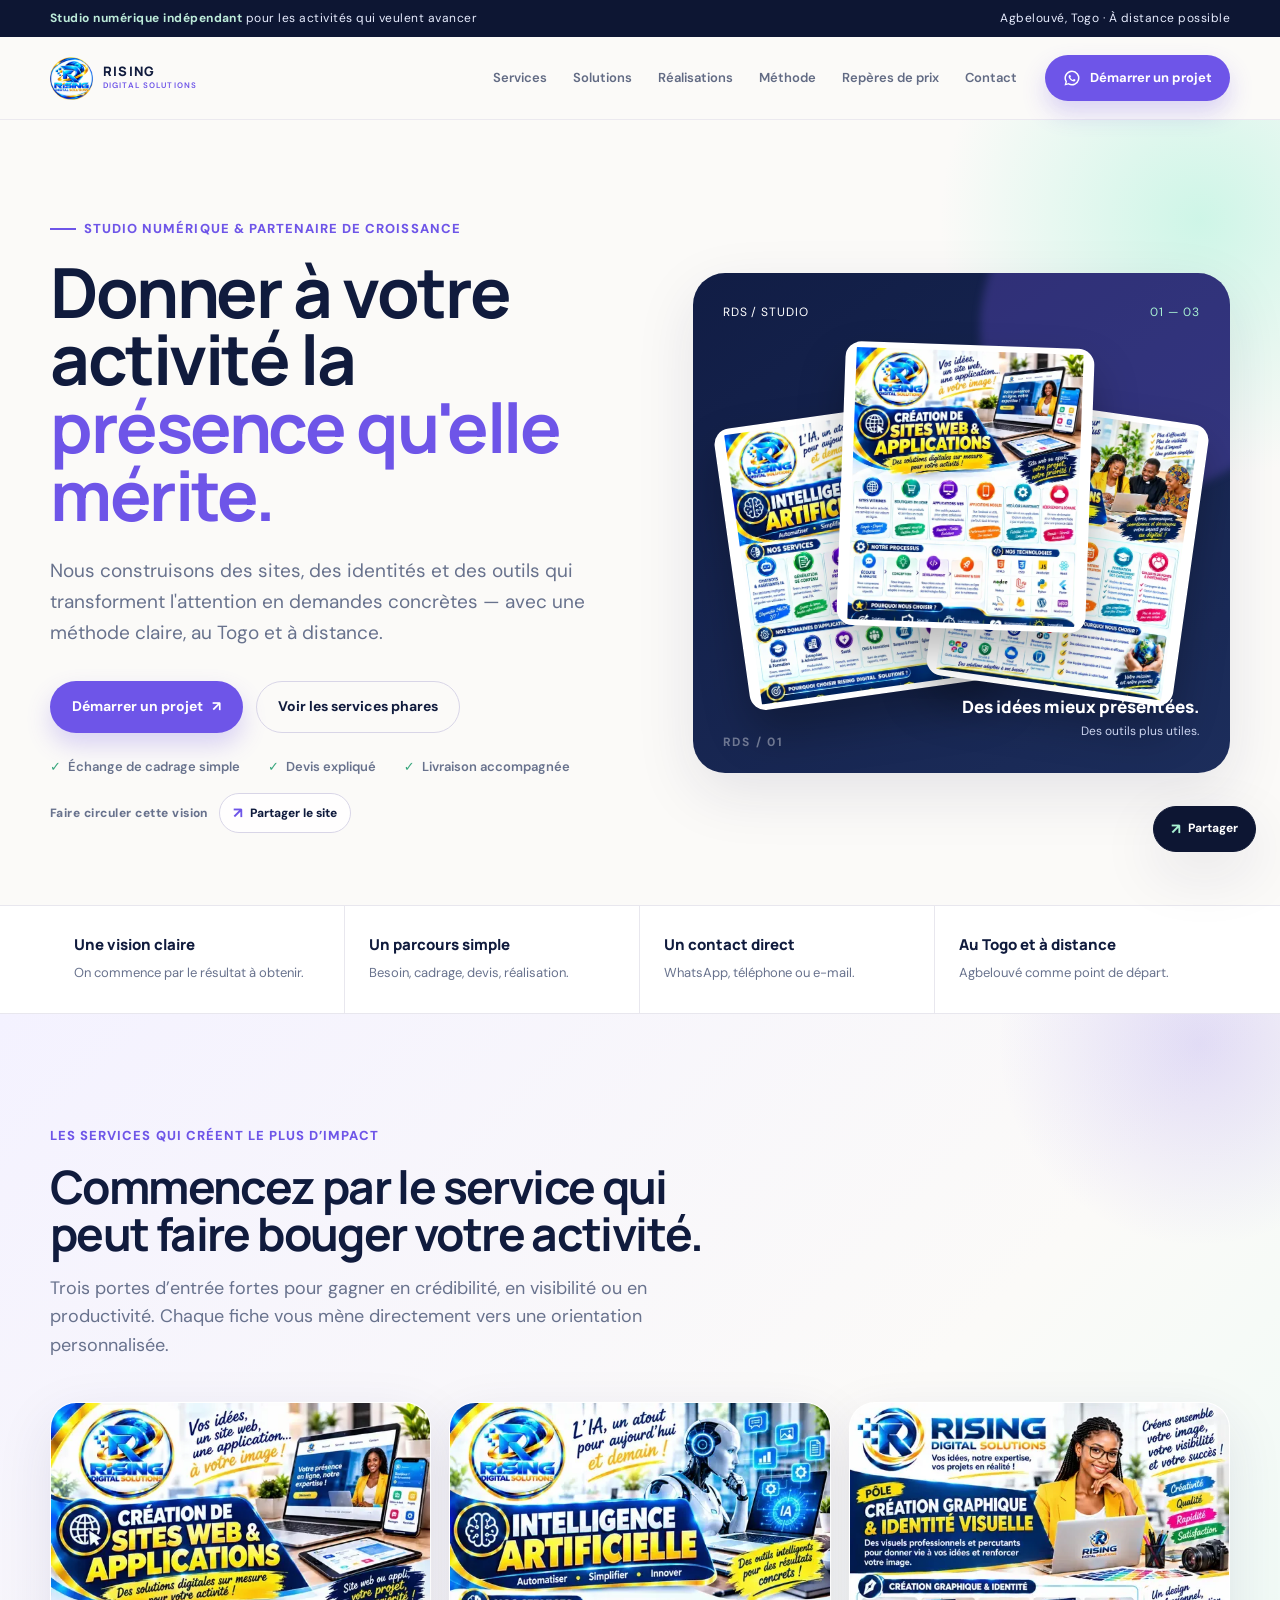
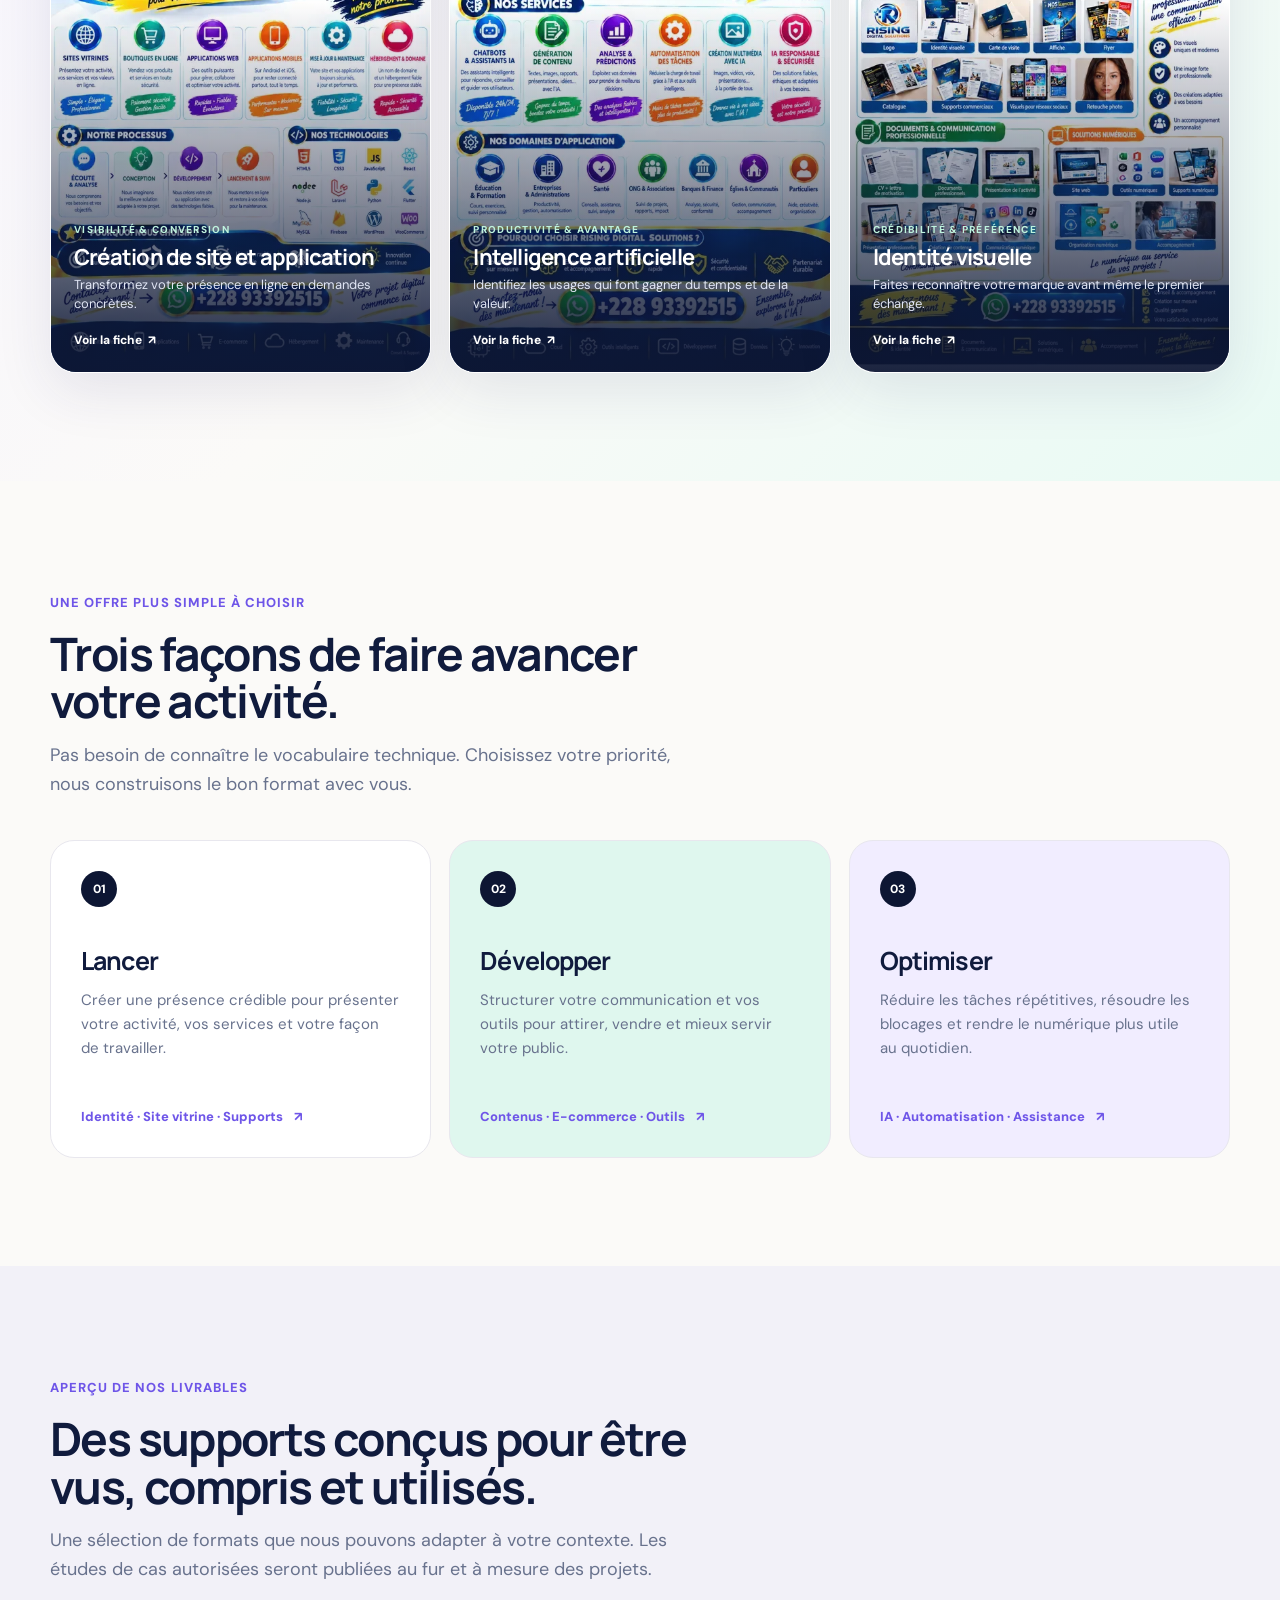
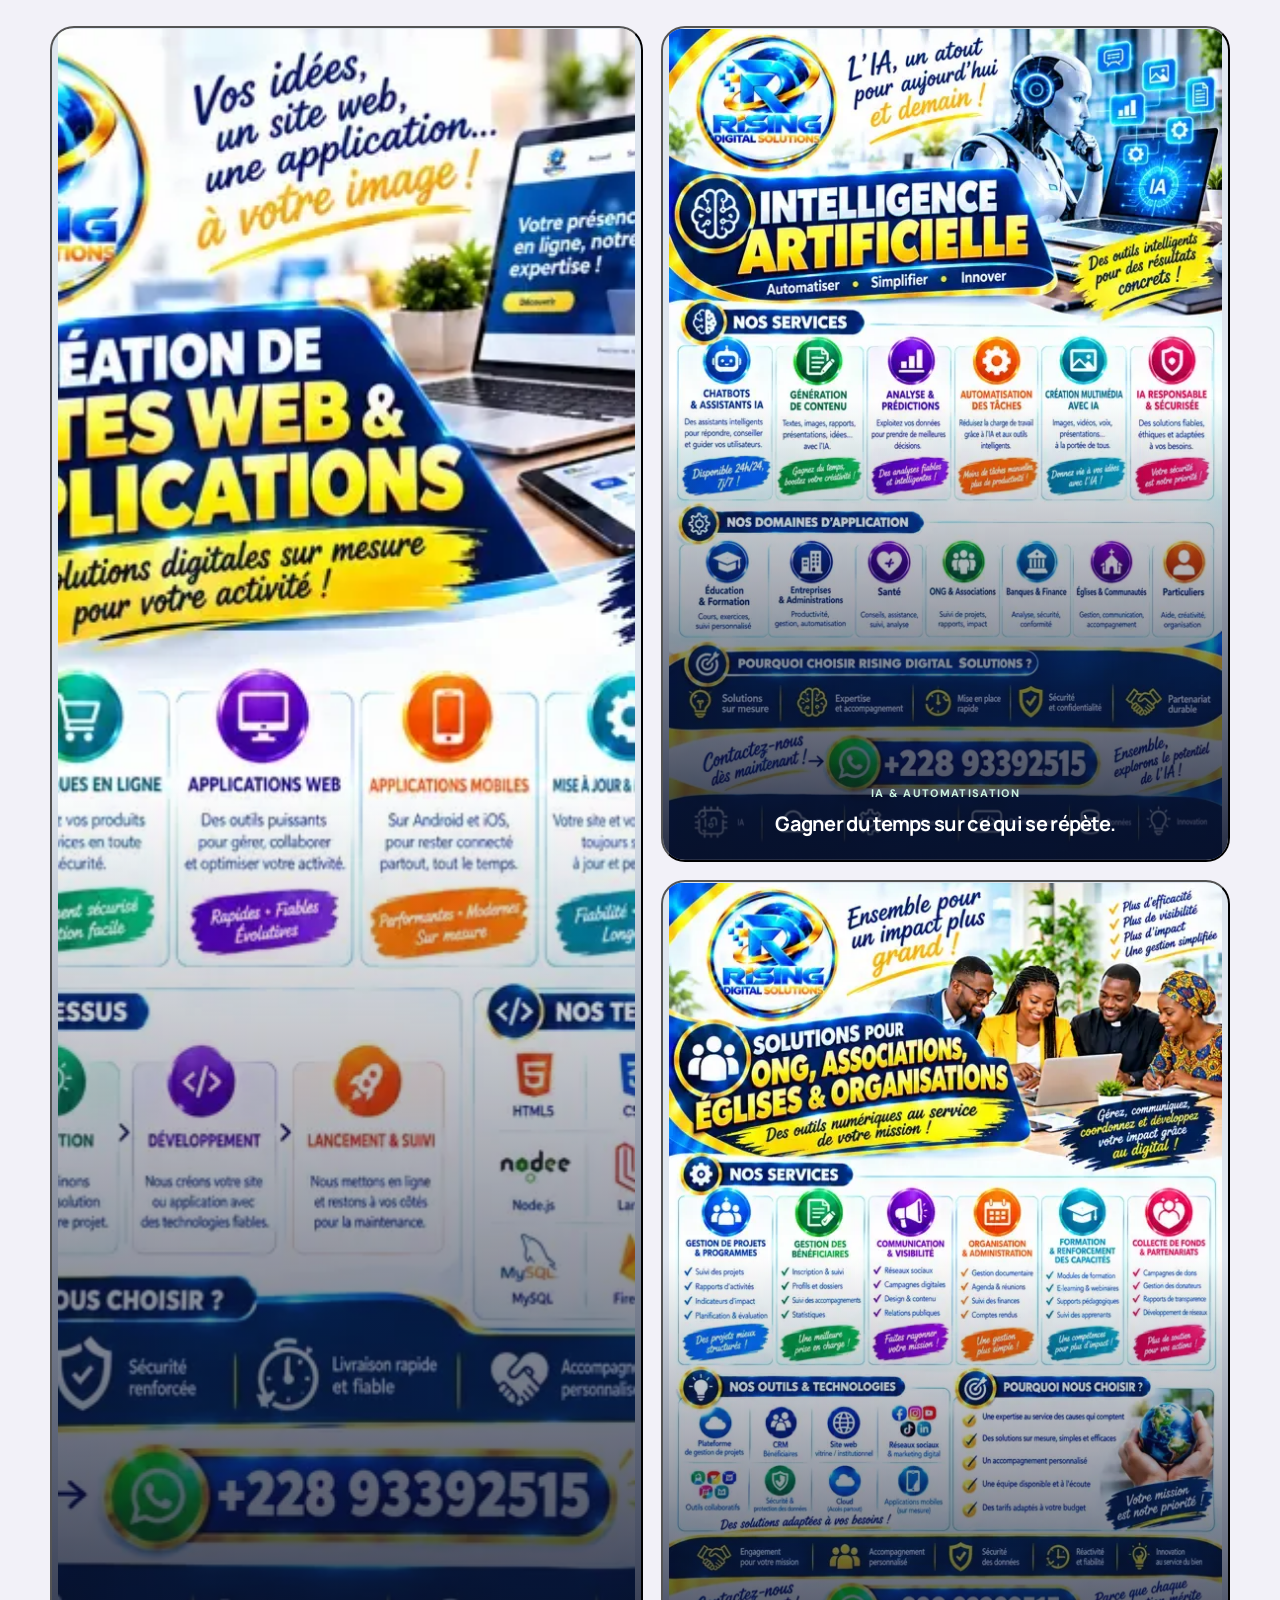
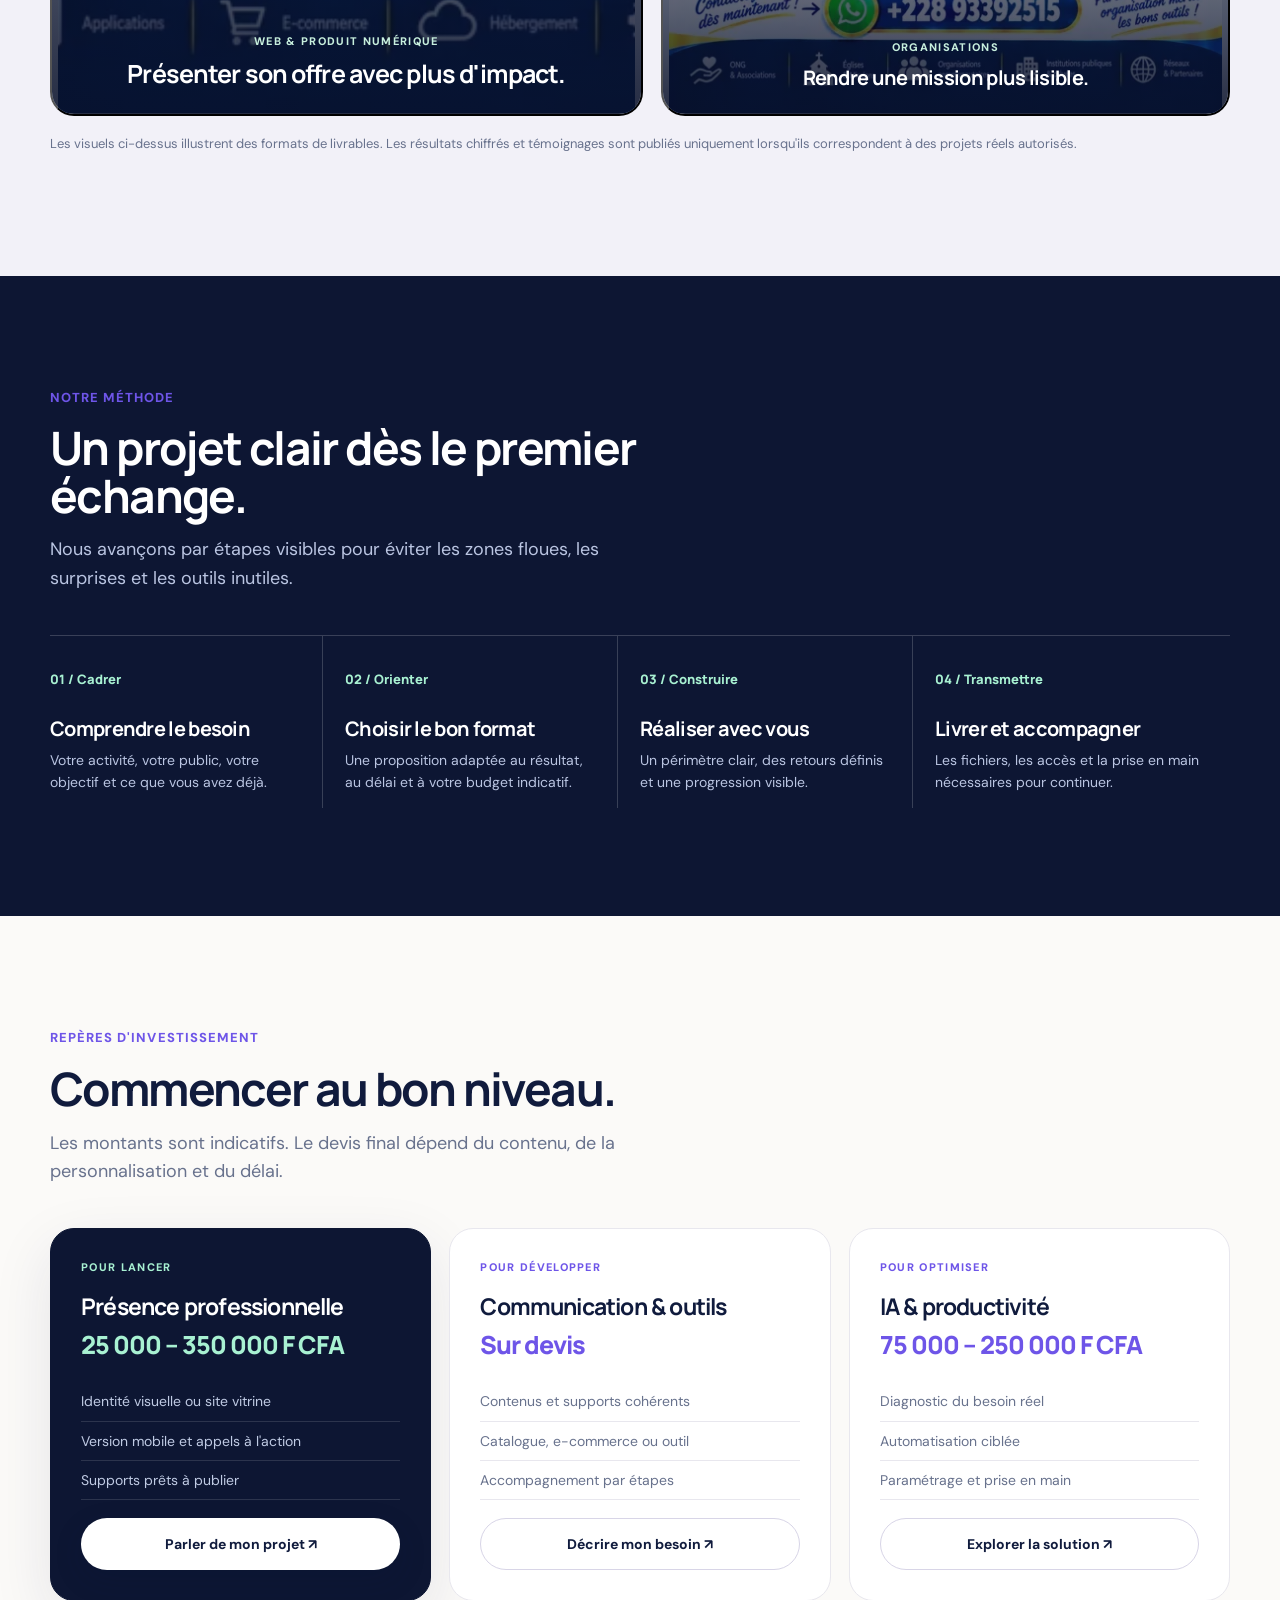
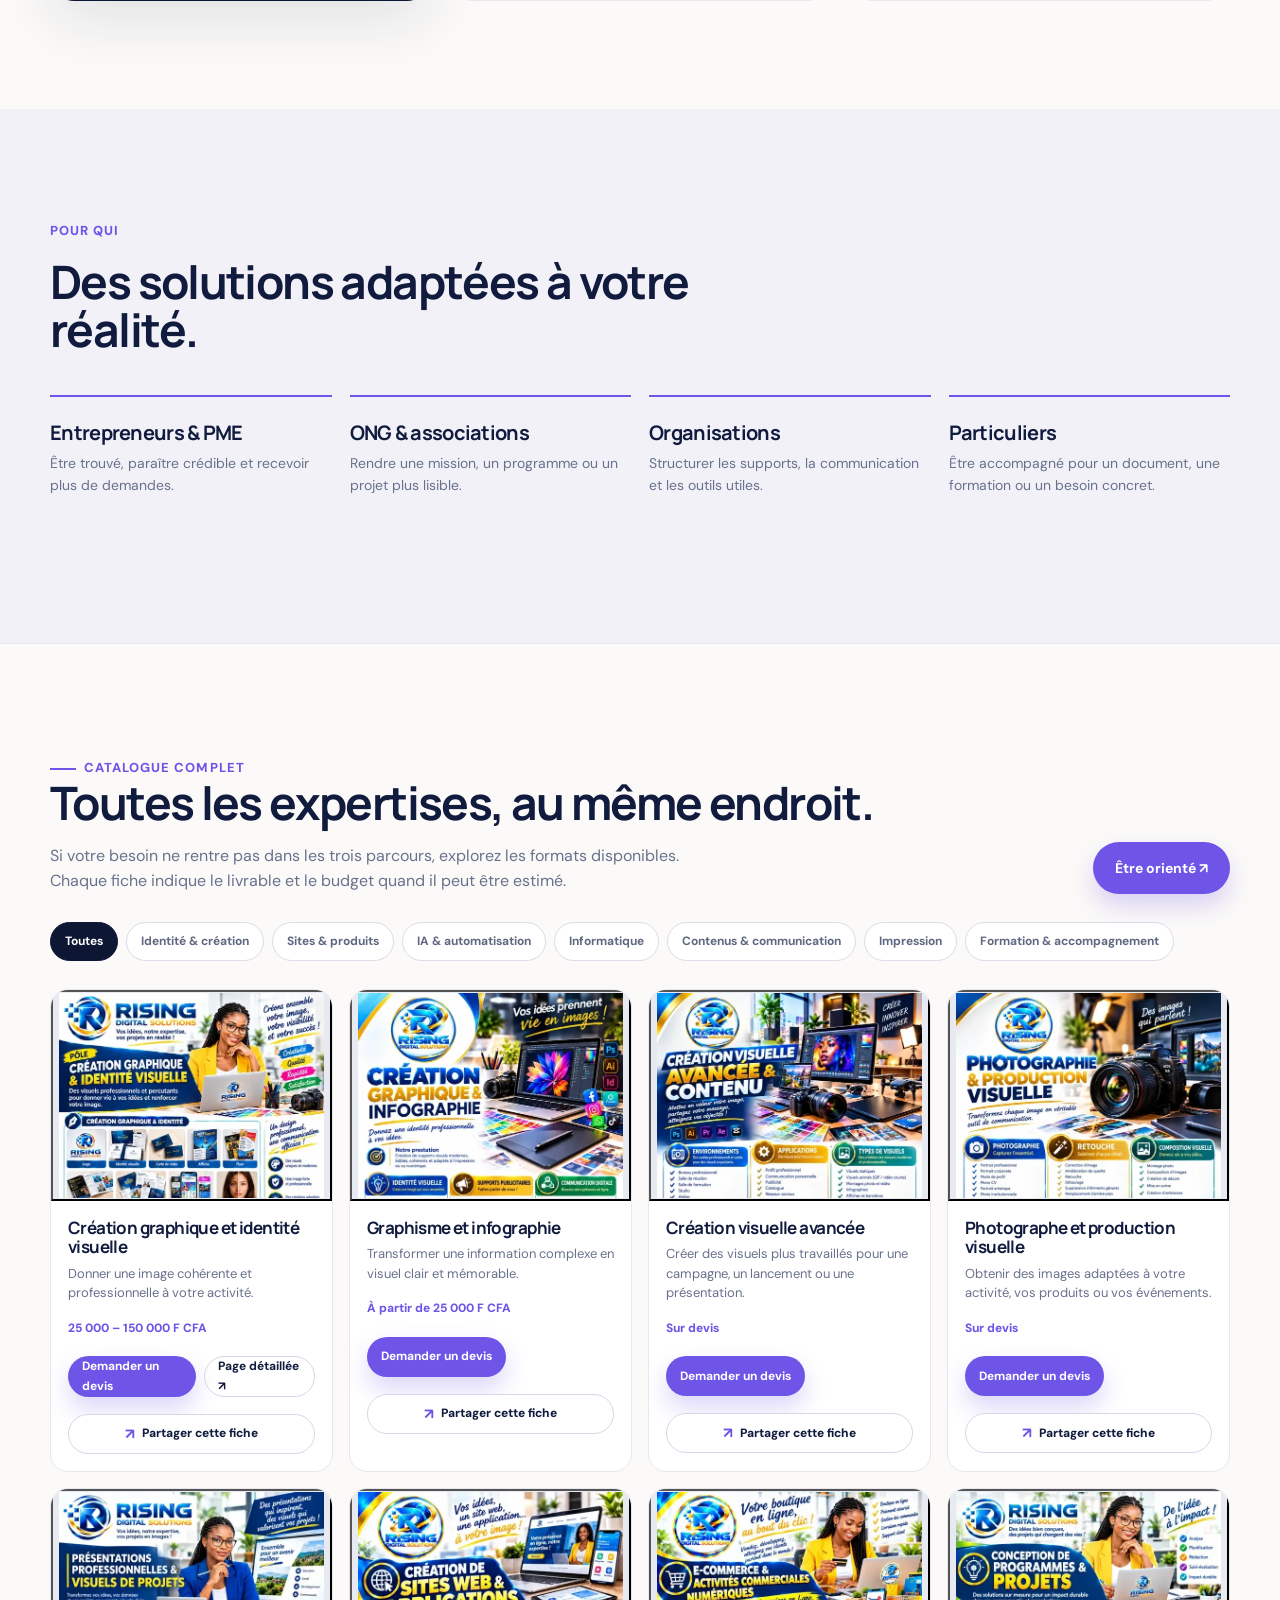
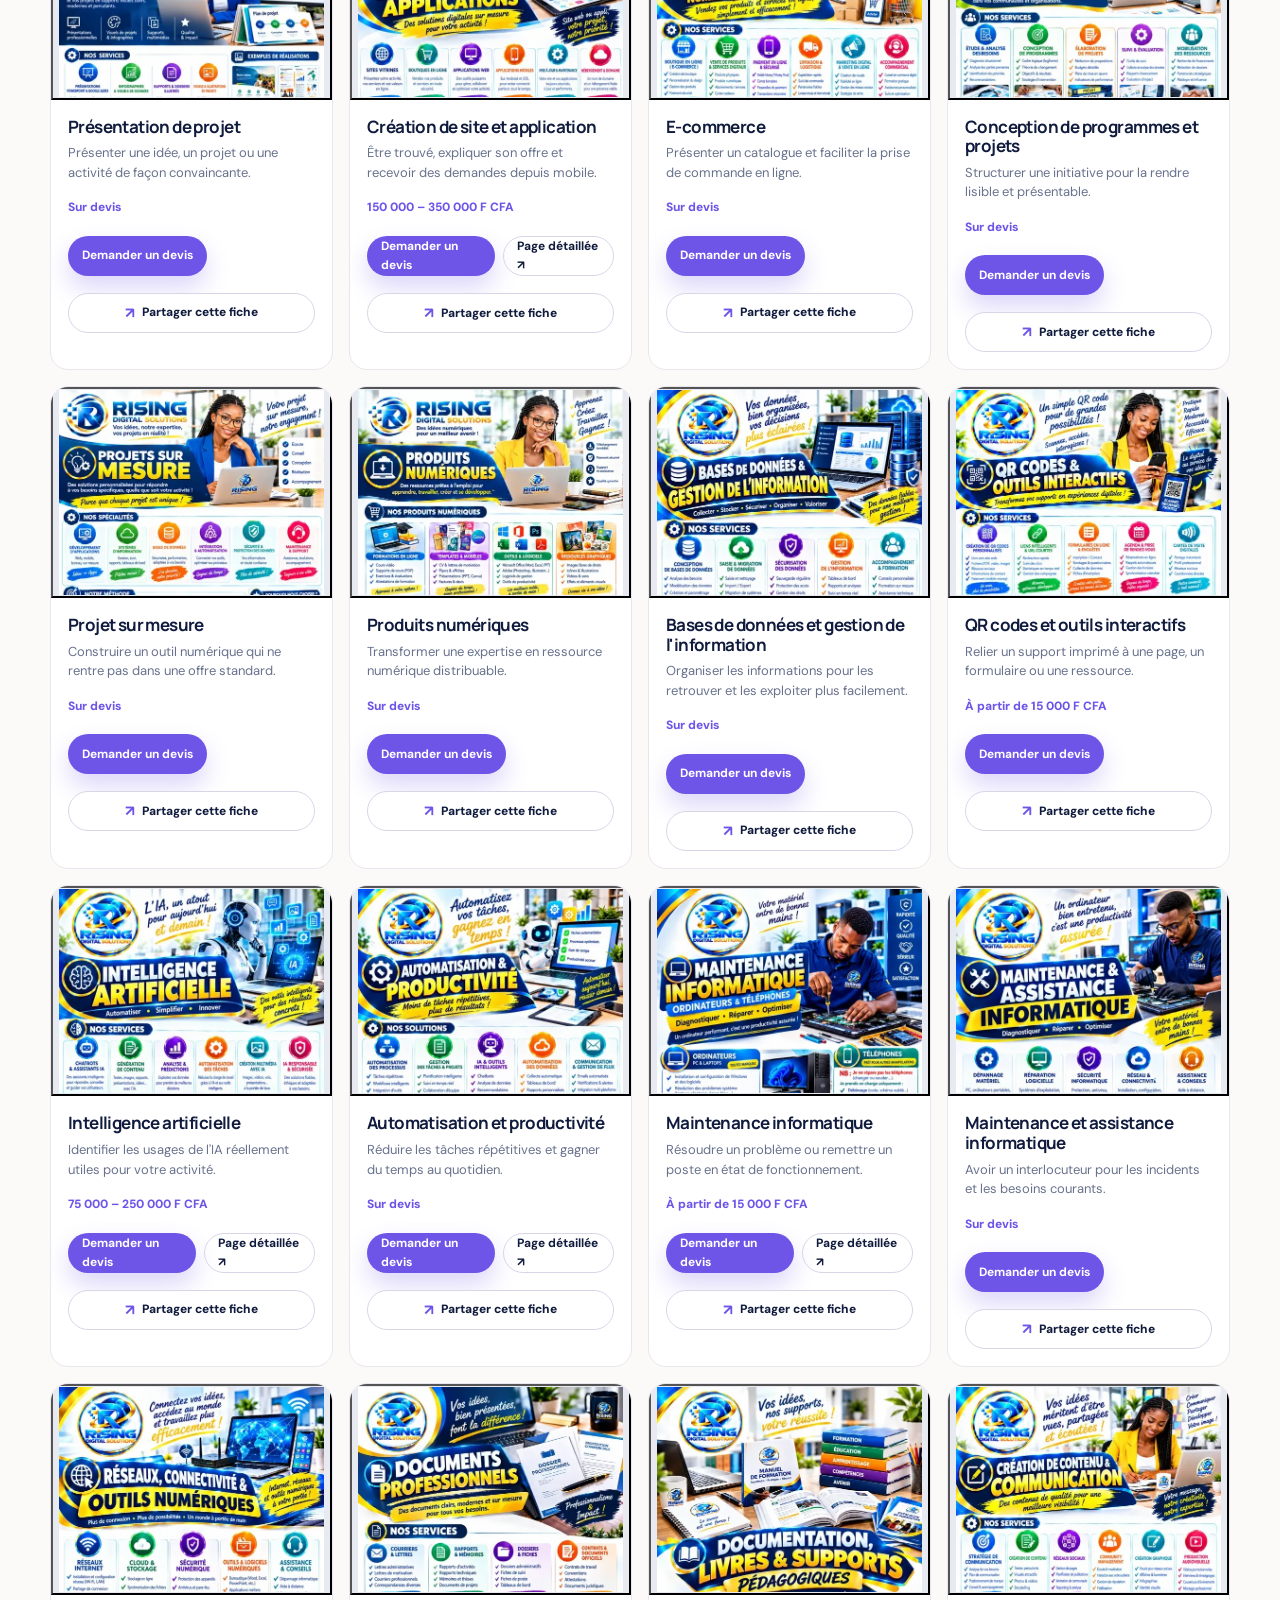
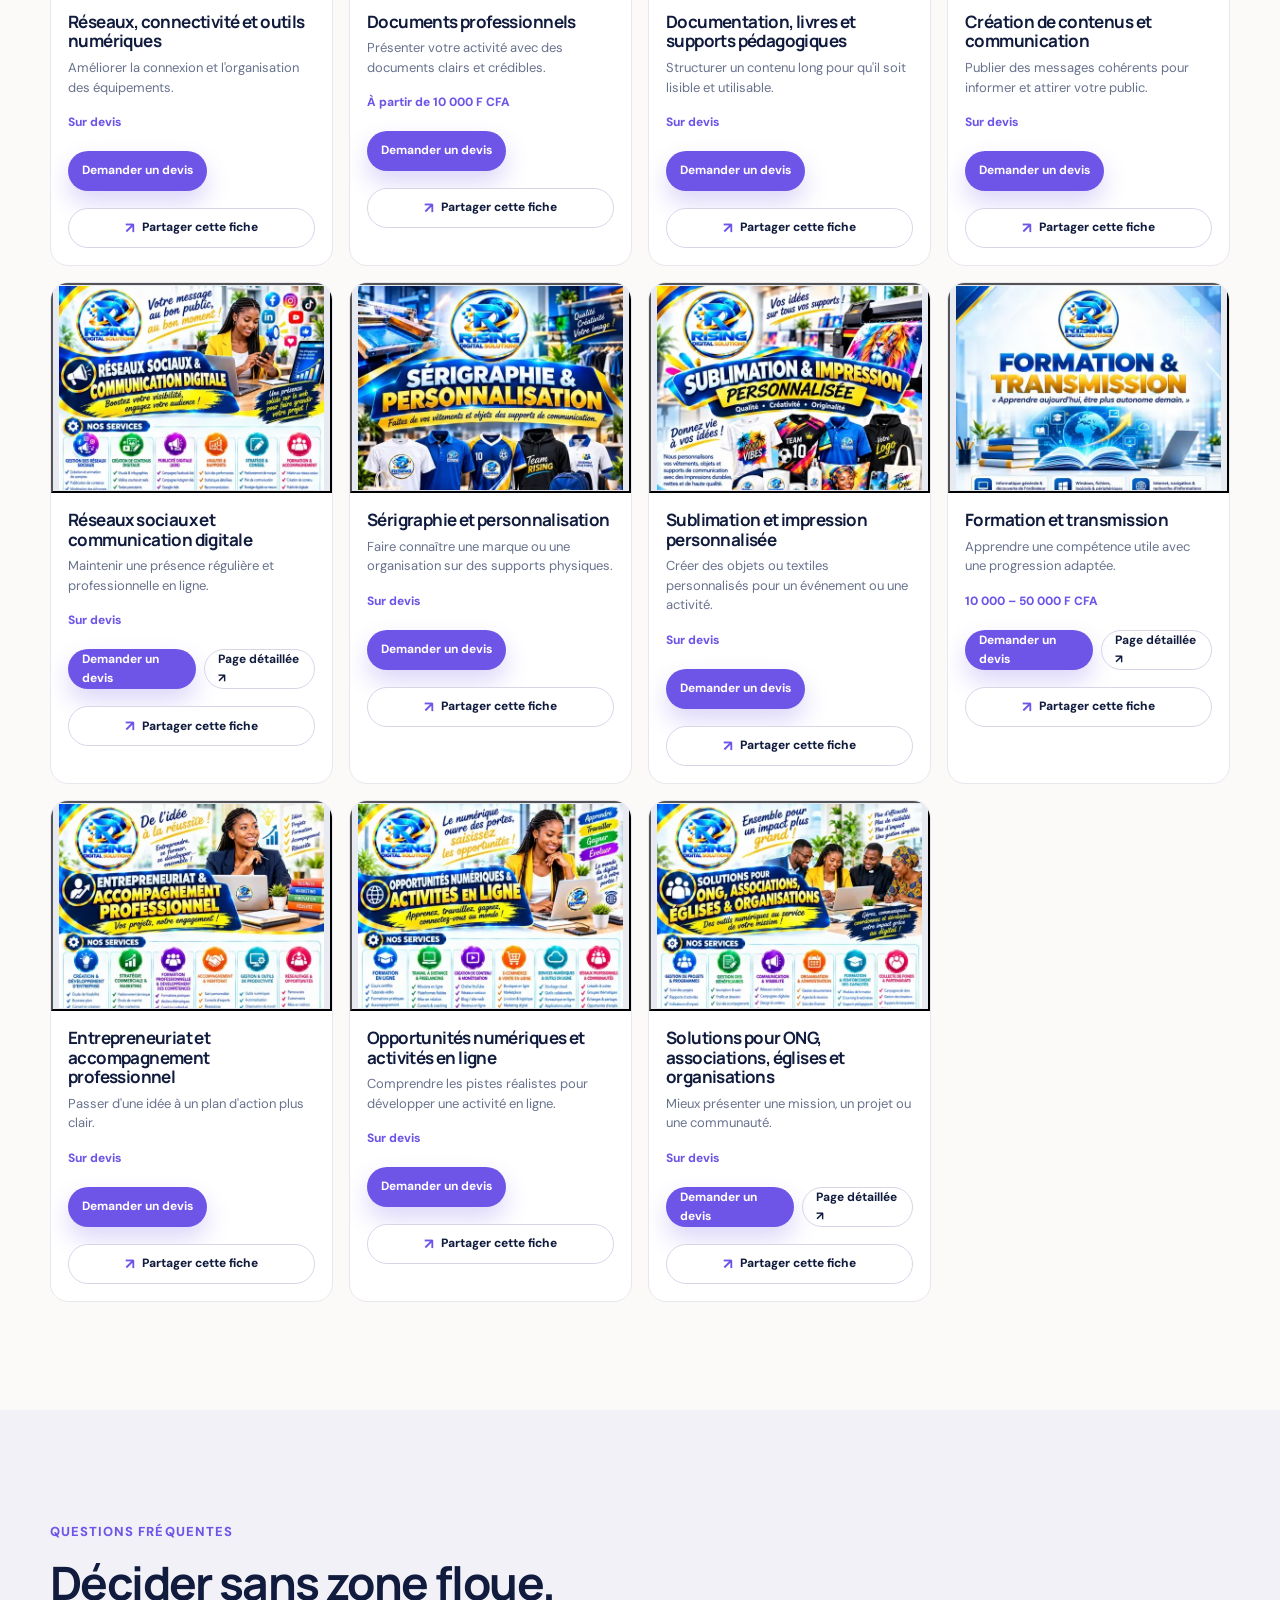
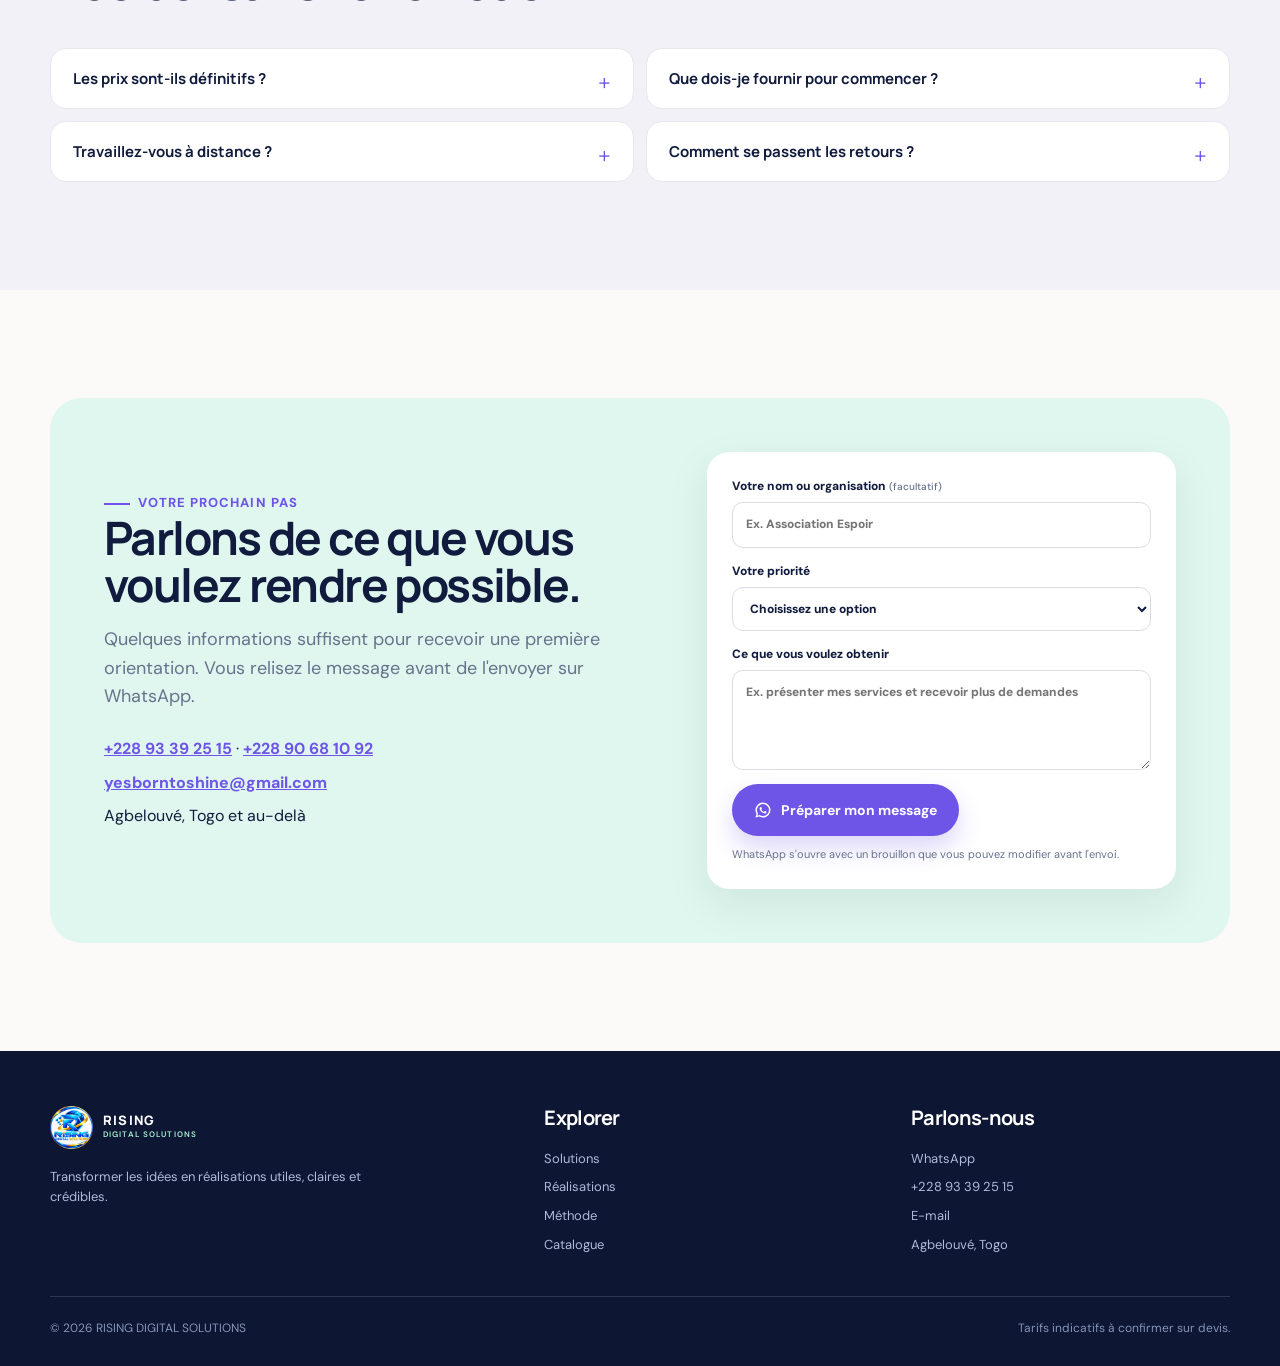
<file: index.html>
<!doctype html>
<html lang="fr">
<head>
<meta charset="utf-8">
<meta name="viewport" content="width=device-width, initial-scale=1">
<title>RISING DIGITAL SOLUTIONS — Studio numérique au Togo</title>
<meta name="description" content="Sites web, identité visuelle et automatisation pour entrepreneurs, PME, ONG et organisations au Togo et à distance.">
<meta name="robots" content="index, follow">
<link rel="canonical" href="https://risingdigitalsolutions.pages.dev/">
<link rel="icon" href="/img/logo.png">
<meta name="theme-color" content="#101b3d">
<meta property="og:locale" content="fr_FR">
<meta property="og:type" content="website">
<meta property="og:site_name" content="RISING DIGITAL SOLUTIONS">
<meta property="og:title" content="RISING DIGITAL SOLUTIONS | Donnez à votre activité la présence qu’elle mérite">
<meta property="og:description" content="Sites web, identité visuelle, IA et automatisation pour transformer votre visibilité en opportunités concrètes. Studio numérique au Togo et à distance.">
<meta property="og:url" content="https://risingdigitalsolutions.pages.dev/">
<meta property="og:image" content="https://risingdigitalsolutions.pages.dev/og-social-card.jpg">
<meta property="og:image:secure_url" content="https://risingdigitalsolutions.pages.dev/og-social-card.jpg">
<meta property="og:image:type" content="image/jpeg">
<meta property="og:image:width" content="1200">
<meta property="og:image:height" content="675">
<meta property="og:image:alt" content="RISING DIGITAL SOLUTIONS — Votre activité mérite une présence à la hauteur de vos ambitions.">
<meta name="twitter:card" content="summary_large_image">
<meta name="twitter:title" content="RISING DIGITAL SOLUTIONS | Une présence digitale qui fait avancer votre activité">
<meta name="twitter:description" content="Sites web, identité, IA et automatisation pour entrepreneurs, PME, ONG et organisations au Togo et à distance.">
<meta name="twitter:image" content="https://risingdigitalsolutions.pages.dev/og-social-card.jpg">
<meta name="twitter:image:alt" content="RISING DIGITAL SOLUTIONS — Studio numérique au Togo, sites web, IA, identité et automatisation.">
<link rel="preconnect" href="https://fonts.googleapis.com">
<link rel="preconnect" href="https://fonts.gstatic.com" crossorigin>
<link href="https://fonts.googleapis.com/css2?family=DM+Sans:wght@400;500;600;700&family=Manrope:wght@600;700;800&display=swap" rel="stylesheet">
<script defer src="https://cloud.umami.is/script.js" data-website-id="a091d7d7-e5f2-4a96-abc2-d73d1dc09b7d"></script>
<script type="application/ld+json">{"@context":"https://schema.org","@type":"ProfessionalService","name":"RISING DIGITAL SOLUTIONS","url":"https://risingdigitalsolutions.pages.dev/","logo":"https://risingdigitalsolutions.pages.dev/img/logo.png","slogan":"Donner à votre activité la présence qu'elle mérite.","description":"Sites web, identité visuelle, IA, automatisation, assistance informatique et formation à Agbelouvé, au Togo.","email":"yesborntoshine@gmail.com","telephone":["+22893392515","+22890681092"],"areaServed":["Agbelouvé","Togo"],"address":{"@type":"PostalAddress","addressLocality":"Agbelouvé","addressCountry":"TG"},"sameAs":[]}</script>
<style>
:root{--ink:#101b3d;--muted:#68728d;--paper:#fbfaf8;--white:#fff;--line:#e8e7ee;--purple:#6e55e8;--purple-dark:#513bc9;--mint:#dff7ee;--orange:#ffb66e;--dark:#0d1633;--shadow:0 20px 60px rgba(25,27,74,.10);--radius:24px;--wrap:1180px}
*{box-sizing:border-box}html{scroll-behavior:smooth}body{margin:0;background:var(--paper);color:var(--ink);font-family:"DM Sans",system-ui,sans-serif;font-size:16px;line-height:1.6;-webkit-font-smoothing:antialiased}a{color:inherit}img{max-width:100%;display:block}button,input,select,textarea{font:inherit}button{cursor:pointer}h1,h2,h3,p{margin-top:0}h1,h2,h3{font-family:Manrope,"DM Sans",sans-serif;letter-spacing:-.035em}h1{font-size:clamp(2.7rem,5.4vw,5.55rem);line-height:.98;max-width:760px;margin:18px 0 26px}h2{font-size:clamp(2rem,3.6vw,3.55rem);line-height:1.03;margin:0 0 16px}h3{line-height:1.15}p{color:var(--muted)}.wrap{width:min(var(--wrap),calc(100% - 48px));margin-inline:auto}.skip{position:absolute;left:-10000px}.skip:focus{left:16px;top:16px;background:#fff;padding:10px;z-index:20}.topline{background:var(--dark);color:#e8edff;font-size:12px;letter-spacing:.04em}.topline .wrap{display:flex;justify-content:space-between;gap:20px;padding:9px 0}.topline b{color:#bcebd9;font-weight:700}.header{position:sticky;top:0;z-index:10;background:rgba(251,250,248,.90);backdrop-filter:blur(16px);border-bottom:1px solid rgba(232,231,238,.85)}.bar{min-height:82px;display:flex;align-items:center;gap:28px}.brand{display:flex;align-items:center;gap:10px;text-decoration:none;white-space:nowrap}.brand img{width:43px;height:43px;object-fit:contain}.brand span{font-family:Manrope,sans-serif;font-size:13px;letter-spacing:.09em;font-weight:800;line-height:1.05}.brand small{display:block;font:600 8px/1.5 "DM Sans",sans-serif;color:var(--purple);letter-spacing:.14em}.nav{display:flex;align-items:center;gap:26px;margin-left:auto}.nav a{font-size:13px;color:#626b84;text-decoration:none;font-weight:600}.nav a:hover,.nav a:focus-visible{color:var(--purple)}.menu{display:none;border:0;background:transparent;font-size:26px;color:var(--ink)}.btn{display:inline-flex;align-items:center;justify-content:center;gap:9px;min-height:52px;padding:0 21px;border-radius:999px;text-decoration:none;border:1px solid transparent;font-weight:700;font-size:14px;transition:transform .2s,box-shadow .2s,background .2s}.btn:hover{transform:translateY(-2px)}.btn-primary{background:var(--purple);color:#fff;box-shadow:0 12px 24px rgba(110,85,232,.24)}.btn-primary:hover{background:var(--purple-dark)}.btn-ghost{background:transparent;border-color:#d8d5e7;color:var(--ink)}.btn-light{background:#fff;color:var(--ink);box-shadow:0 10px 30px rgba(10,20,54,.14)}.btn svg{width:18px;height:18px;fill:currentColor}.head-cta{min-height:46px;padding:0 17px;font-size:13px}.hero{padding:92px 0 72px;overflow:hidden;position:relative}.hero:before{content:"";position:absolute;width:540px;height:540px;border-radius:50%;background:radial-gradient(circle,rgba(174,242,219,.58),transparent 68%);right:-190px;top:-170px;pointer-events:none}.hero-grid{display:grid;grid-template-columns:minmax(0,1.03fr) minmax(390px,.97fr);gap:72px;align-items:center;position:relative}.eyebrow{display:inline-flex;align-items:center;gap:8px;color:var(--purple);font-size:13px;font-weight:800;letter-spacing:.08em;text-transform:uppercase}.eyebrow:before{content:"";width:26px;height:2px;background:var(--purple)}.hero h1 span{color:var(--purple)}.hero-lead{max-width:620px;font-size:19px;line-height:1.65;margin-bottom:32px}.cta-row{display:flex;flex-wrap:wrap;gap:13px;align-items:center}.hero-notes{display:flex;flex-wrap:wrap;gap:15px 28px;margin-top:24px;color:#68728d;font-size:13px;font-weight:600}.hero-notes span:before{content:"✓";color:#37a67d;margin-right:7px;font-weight:800}.hero-art{position:relative;min-height:500px;border-radius:32px;background:linear-gradient(145deg,#111d45,#1c2d5b);padding:30px;box-shadow:var(--shadow);overflow:hidden}.hero-art:before{content:"";position:absolute;width:330px;height:330px;border-radius:50%;background:rgba(131,95,255,.25);filter:blur(4px);right:-80px;top:-110px}.hero-art:after{content:"RDS / 01";position:absolute;left:30px;bottom:25px;color:rgba(255,255,255,.38);font:700 12px/1 "DM Sans";letter-spacing:.15em}.hero-art-head{position:relative;z-index:2;display:flex;justify-content:space-between;align-items:center;color:#fff;font-size:12px;letter-spacing:.08em;text-transform:uppercase}.hero-art-head span:last-child{color:#a8f1d2}.poster-stack{position:absolute;inset:72px 38px 54px}.poster-card{position:absolute;width:54%;height:76%;border-radius:16px;overflow:hidden;background:#fff;box-shadow:0 24px 45px rgba(0,0,0,.28);border:5px solid rgba(255,255,255,.84)}.poster-card img{width:100%;height:100%;object-fit:cover;object-position:top}.poster-card:nth-child(1){left:0;top:18%;transform:rotate(-8deg)}.poster-card:nth-child(2){left:24%;top:0;z-index:2;transform:rotate(2deg)}.poster-card:nth-child(3){right:0;top:17%;z-index:1;transform:rotate(8deg)}.art-caption{position:absolute;bottom:30px;right:31px;color:#fff;z-index:3;text-align:right}.art-caption strong{display:block;font:800 17px/1.1 Manrope;color:#fff}.art-caption small{font-size:12px;color:#cbd4ef}.section{padding:108px 0}.section-tight{padding:74px 0}.section-dark{background:var(--dark);color:#fff}.section-dark p{color:#bac5e2}.section-soft{background:#f2f1f8}.section-head{max-width:660px;margin-bottom:42px}.section-head.center{margin-inline:auto;text-align:center}.section-head .eyebrow{margin-bottom:16px}.section-head .eyebrow:before{display:none}.section-head p{font-size:18px;max-width:620px}.trust-band{border-top:1px solid var(--line);border-bottom:1px solid var(--line);background:#fff}.trust-grid{display:grid;grid-template-columns:repeat(4,1fr)}.trust-item{padding:28px 24px;border-right:1px solid var(--line)}.trust-item:last-child{border-right:0}.trust-item strong{font:800 15px Manrope;display:block;margin-bottom:4px}.trust-item span{font-size:13px;color:var(--muted)}.solution-grid{display:grid;grid-template-columns:repeat(3,1fr);gap:18px}.solution{background:#fff;border:1px solid var(--line);border-radius:var(--radius);padding:30px;min-height:318px;display:flex;flex-direction:column;transition:transform .25s,box-shadow .25s,border .25s}.solution:hover{transform:translateY(-6px);box-shadow:var(--shadow);border-color:#c9c2f8}.solution:nth-child(2){background:var(--mint)}.solution:nth-child(3){background:#f1edff}.solution-number{display:inline-flex;width:36px;height:36px;border-radius:50%;align-items:center;justify-content:center;background:var(--dark);color:#fff;font-size:12px;font-weight:800;margin-bottom:40px}.solution h3{font-size:25px;margin-bottom:12px}.solution p{font-size:15px}.solution-foot{margin-top:auto;padding-top:20px;color:var(--purple);font-size:13px;font-weight:800}.solution-foot span{margin-left:8px}.showcase{display:grid;grid-template-columns:1.02fr .98fr;gap:18px}.show-card{position:relative;min-height:410px;overflow:hidden;border-radius:var(--radius);background:#dfe6ef}.show-card img{width:100%;height:100%;object-fit:cover;transition:transform .4s}.show-card:hover img{transform:scale(1.03)}.show-card:first-child{min-height:520px}.show-card:after{content:"";position:absolute;inset:45% 0 0;background:linear-gradient(transparent,rgba(8,15,40,.86))}.show-label{position:absolute;z-index:1;bottom:25px;left:25px;right:25px;color:#fff}.show-label small{color:#c7efdd;text-transform:uppercase;font-size:11px;font-weight:800;letter-spacing:.12em}.show-label h3{font-size:25px;margin:7px 0 0;color:#fff}.show-side{display:grid;grid-template-rows:1fr 1fr;gap:18px}.show-side .show-card{min-height:0}.show-side .show-card h3{font-size:20px}.case-note{margin-top:18px;font-size:13px;color:var(--muted)}.process-grid{display:grid;grid-template-columns:repeat(4,1fr);gap:0;border-top:1px solid rgba(255,255,255,.18)}.process{padding:30px 22px 15px 0;border-right:1px solid rgba(255,255,255,.18);margin-right:22px}.process:last-child{border:0;margin:0}.process-num{font:800 13px Manrope;color:#a8f1d2}.process h3{color:#fff;font-size:20px;margin:25px 0 9px}.process p{font-size:14px;margin:0}.price-grid{display:grid;grid-template-columns:repeat(3,1fr);gap:18px}.price-card{background:#fff;border:1px solid var(--line);border-radius:var(--radius);padding:30px;display:flex;flex-direction:column}.price-card.featured{background:var(--dark);color:#fff;border-color:var(--dark);box-shadow:var(--shadow)}.price-card.featured p,.price-card.featured li{color:#c0cbe4}.price-card h3{font-size:23px;margin:16px 0 8px}.price{font:800 25px Manrope;color:var(--purple);letter-spacing:-.04em;margin-bottom:20px}.featured .price{color:#a8f1d2}.label{font-size:11px;font-weight:800;text-transform:uppercase;letter-spacing:.12em;color:var(--purple)}.featured .label{color:#a8f1d2}.price-card ul{padding:0 0 18px;margin:0;list-style:none}.price-card li{padding:8px 0;color:var(--muted);font-size:14px;border-bottom:1px solid var(--line)}.featured li{border-color:rgba(255,255,255,.13)}.price-card .btn{margin-top:auto}.audience-grid{display:grid;grid-template-columns:repeat(4,1fr);gap:18px}.audience{padding:24px 0;border-top:2px solid var(--purple)}.audience h3{font-size:20px;margin-bottom:8px}.audience p{font-size:14px}.faq-grid{display:grid;grid-template-columns:1fr 1fr;gap:12px}.faq-grid details{border:1px solid var(--line);background:#fff;border-radius:16px;padding:0 22px}.faq-grid summary{padding:19px 26px 19px 0;cursor:pointer;list-style:none;font:700 15px Manrope;position:relative}.faq-grid summary::-webkit-details-marker{display:none}.faq-grid summary:after{content:"+";position:absolute;right:0;color:var(--purple);font-size:22px;font-weight:400}.faq-grid details[open] summary:after{content:"–"}.faq-grid details p{font-size:14px;margin:0 0 18px}.contact-box{display:grid;grid-template-columns:1fr .86fr;gap:58px;background:var(--mint);border-radius:32px;padding:54px;align-items:center}.contact-box h2{max-width:560px}.contact-box .intro{font-size:18px}.contact-list{list-style:none;padding:0;margin:25px 0;display:grid;gap:8px}.contact-list a{color:var(--purple);font-weight:700}.brief-form{background:#fff;border-radius:22px;padding:25px;box-shadow:0 15px 45px rgba(23,38,67,.08)}.brief-form label{display:block;font-size:12px;font-weight:800;margin-bottom:14px;color:var(--ink)}.brief-form small{font-weight:500;color:var(--muted)}.brief-form input,.brief-form select,.brief-form textarea{display:block;width:100%;border:1px solid #dbdce6;border-radius:11px;padding:12px 13px;margin-top:6px;color:var(--ink);background:#fff;outline:none}.brief-form textarea{min-height:100px;resize:vertical}.brief-form input:focus,.brief-form select:focus,.brief-form textarea:focus{border-color:var(--purple);box-shadow:0 0 0 3px rgba(110,85,232,.12)}.privacy-note{font-size:11px!important;margin:10px 0 0!important}.catalog{border-top:1px solid var(--line)}.catalog-top{display:flex;align-items:end;justify-content:space-between;gap:28px;margin-bottom:28px}.catalog-top p{max-width:630px;margin:0}.chips{display:flex;gap:8px;flex-wrap:wrap;margin-bottom:28px}.chip{border:1px solid #dcdbe7;background:#fff;border-radius:999px;padding:9px 14px;font-size:12px;font-weight:700;color:#5f6880}.chip[aria-pressed="true"],.chip:hover{background:var(--dark);color:#fff;border-color:var(--dark)}.service-grid{display:grid;grid-template-columns:repeat(4,1fr);gap:16px}.service-card{background:#fff;border:1px solid var(--line);border-radius:18px;overflow:hidden;display:flex;flex-direction:column}.service-card .service-image{aspect-ratio:4/3;background:#e8eaf2;overflow:hidden}.service-card img{width:100%;height:100%;object-fit:cover;object-position:top}.service-card .service-copy{padding:17px}.service-card h3{font-size:17px;margin-bottom:7px}.service-card p{font-size:13px;line-height:1.5;margin-bottom:11px}.service-meta{font-size:12px;color:var(--purple);font-weight:800}.service-actions{display:flex;gap:8px;padding:0 17px 17px}.service-actions .btn{min-height:40px;padding:0 13px;font-size:12px}.hidden{display:none!important}.footer{background:var(--dark);color:#fff;padding:55px 0 28px}.footer-grid{display:grid;grid-template-columns:1.4fr 1fr 1fr;gap:48px;padding-bottom:40px;border-bottom:1px solid rgba(255,255,255,.14)}.footer h3{color:#fff;font-size:20px}.footer p,.footer a{color:#aebbd9;font-size:13px}.footer a{text-decoration:none}.footer-links{display:grid;gap:8px}.footer-bottom{display:flex;justify-content:space-between;gap:20px;padding-top:22px;color:#8594b6;font-size:12px}.bottom-bar{display:none}.reveal{animation:rise .7s ease both}@keyframes rise{from{opacity:0;transform:translateY(12px)}to{opacity:1;transform:none}}:focus-visible{outline:3px solid #f49f4f;outline-offset:3px}
@media(max-width:1000px){.nav{gap:16px}.hero-grid{gap:38px}.service-grid{grid-template-columns:repeat(3,1fr)}.contact-box{gap:30px;padding:38px}.audience-grid{grid-template-columns:repeat(2,1fr)}}
@media(max-width:760px){body{font-size:15px}.wrap{width:min(var(--wrap),calc(100% - 32px))}.topline .wrap{justify-content:center}.topline .wrap span:last-child{display:none}.bar{min-height:72px}.nav{display:none;position:absolute;left:16px;right:16px;top:66px;background:#fff;border:1px solid var(--line);border-radius:18px;padding:14px;box-shadow:var(--shadow);flex-direction:column;align-items:stretch;gap:0}.nav.open{display:flex}.nav a{padding:10px}.menu{display:block;margin-left:auto}.head-cta{display:none}.hero{padding:58px 0 50px}.hero-grid{grid-template-columns:1fr;gap:38px}.hero-lead{font-size:17px}.hero-art{min-height:400px}.poster-stack{inset:58px 25px 45px}.section{padding:72px 0}.section-tight{padding:55px 0}.trust-grid{grid-template-columns:1fr 1fr}.trust-item{padding:20px 15px}.trust-item:nth-child(2){border-right:0}.trust-item:nth-child(-n+2){border-bottom:1px solid var(--line)}.solution-grid,.price-grid{grid-template-columns:1fr}.solution{min-height:260px}.solution-number{margin-bottom:28px}.showcase{grid-template-columns:1fr}.show-card:first-child{min-height:390px}.show-side{min-height:520px}.process-grid{grid-template-columns:1fr 1fr;gap:0}.process{border-right:0;border-bottom:1px solid rgba(255,255,255,.18);padding:23px 14px 23px 0;margin-right:14px}.process:nth-child(2){margin-right:0}.process:nth-child(3){border-bottom:0}.process:nth-child(4){border-bottom:0;margin-right:0}.faq-grid{grid-template-columns:1fr}.contact-box{grid-template-columns:1fr;padding:26px;border-radius:24px}.catalog-top{display:block}.catalog-top .btn{margin-top:20px}.service-grid{grid-template-columns:1fr 1fr}.service-card h3{font-size:15px}.service-card p{font-size:12px}.service-actions{display:block}.service-actions .btn{width:100%;margin-top:6px}.footer-grid{grid-template-columns:1fr;gap:28px}.footer-bottom{display:block}.footer-bottom span{display:block;margin-top:8px}.bottom-bar{display:block;position:fixed;bottom:0;left:0;right:0;padding:10px 14px;background:rgba(251,250,248,.94);backdrop-filter:blur(15px);border-top:1px solid var(--line);z-index:8}.bottom-bar .btn{width:100%}}
@media(max-width:430px){h1{font-size:2.65rem}.hero-art{min-height:350px}.poster-stack{inset:58px 15px 45px}.service-grid{grid-template-columns:1fr}.trust-grid{grid-template-columns:1fr}.trust-item{border-right:0!important;border-bottom:1px solid var(--line)!important}.trust-item:last-child{border-bottom:0!important}}
@media(prefers-reduced-motion:reduce){*,*::before,*::after{scroll-behavior:auto!important;animation-duration:.01ms!important;transition-duration:.01ms!important}}

.share-rail{display:flex;align-items:center;flex-wrap:wrap;gap:10px;margin-top:22px}.share-label{font-size:12px;font-weight:800;color:var(--muted);letter-spacing:.04em}.share-menu{position:relative;display:inline-block}.share-menu summary{list-style:none;cursor:pointer;display:inline-flex;align-items:center;gap:7px;min-height:40px;padding:0 13px;border:1px solid #d8d5e7;border-radius:999px;background:#fff;color:var(--ink);font-size:12px;font-weight:800}.share-menu summary::-webkit-details-marker{display:none}.share-menu summary:before{content:'↗';color:var(--purple);font-size:15px}.share-menu[open] summary{background:var(--dark);color:#fff;border-color:var(--dark)}.share-panel{position:absolute;z-index:6;left:0;bottom:calc(100% + 9px);width:250px;padding:10px;background:#fff;border:1px solid var(--line);border-radius:16px;box-shadow:var(--shadow);display:grid;gap:5px}.share-panel a,.share-panel button{display:flex;align-items:center;gap:9px;width:100%;min-height:35px;padding:7px 9px;border:0;border-radius:9px;background:transparent;color:var(--ink);text-decoration:none;text-align:left;font-size:12px;font-weight:700}.share-panel a:hover,.share-panel button:hover{background:#f2f1f8;color:var(--purple)}.share-panel small{display:block;padding:4px 9px;color:var(--muted);font-size:10px;font-weight:600;line-height:1.35}.service-share{padding:0 17px 17px}.service-share .share-menu{width:100%}.service-share summary{width:100%;justify-content:center}.service-share .share-panel{left:auto;right:0;bottom:calc(100% + 8px)}.share-site{margin-top:16px}.share-site .share-menu summary{background:rgba(255,255,255,.82)}.share-site .share-panel{bottom:auto;top:calc(100% + 8px)}.copy-ok{color:#23855f!important}

/* Premium service spotlight + motion */
.service-focus{position:relative;overflow:hidden;background:linear-gradient(135deg,#f4f2ff 0%,#fbfaf8 55%,#e8faf4 100%)}
.service-focus:before{content:"";position:absolute;width:420px;height:420px;border-radius:50%;right:-130px;top:-180px;background:radial-gradient(circle,rgba(110,85,232,.18),transparent 68%);pointer-events:none}
.service-focus .wrap{position:relative;z-index:1}.focus-grid{display:grid;grid-template-columns:repeat(3,1fr);gap:18px}.focus-card{position:relative;min-height:330px;overflow:hidden;border:1px solid rgba(255,255,255,.85);border-radius:26px;background:rgba(255,255,255,.62);box-shadow:0 18px 55px rgba(38,39,95,.10);backdrop-filter:blur(18px);-webkit-backdrop-filter:blur(18px);transition:transform .35s ease,box-shadow .35s ease,border-color .35s ease}.focus-card:hover{transform:translateY(-8px);box-shadow:0 26px 70px rgba(38,39,95,.18);border-color:rgba(110,85,232,.34)}.focus-card:after{content:"";position:absolute;inset:35% 0 0;background:linear-gradient(transparent,rgba(13,22,51,.94));pointer-events:none}.focus-card img{width:100%;height:100%;min-height:330px;object-fit:cover;object-position:top;transition:transform .55s ease;filter:saturate(.96)}.focus-card:hover img{transform:scale(1.055)}.focus-copy{position:absolute;z-index:2;left:23px;right:23px;bottom:20px;color:#fff}.focus-copy small{display:block;color:#bff3de;text-transform:uppercase;font-size:10px;font-weight:800;letter-spacing:.13em;margin-bottom:7px}.focus-copy h3{font-size:22px;margin:0 0 5px;color:#fff}.focus-copy p{color:#e1e6f5;font-size:13px;line-height:1.45;margin:0 0 13px}.focus-link{display:inline-flex;align-items:center;gap:6px;color:#fff;text-decoration:none;font-size:12px;font-weight:800}.focus-link:hover{color:#bff3de}.glass-panel{background:rgba(255,255,255,.58);border:1px solid rgba(255,255,255,.82);box-shadow:0 18px 50px rgba(28,32,80,.08);backdrop-filter:blur(18px);-webkit-backdrop-filter:blur(18px)}.service-card,.solution,.price-card,.audience,.faq-grid details{transition:transform .3s ease,box-shadow .3s ease,border-color .3s ease}.service-card:hover,.solution:hover,.price-card:hover,.audience:hover{box-shadow:0 20px 55px rgba(38,39,95,.12)}.motion-ready .scroll-reveal{opacity:0;transform:translateY(24px);transition:opacity .65s ease,transform .65s cubic-bezier(.2,.7,.2,1)}.motion-ready .scroll-reveal.is-visible{opacity:1;transform:none}.motion-ready .scroll-reveal:nth-child(2){transition-delay:.07s}.motion-ready .scroll-reveal:nth-child(3){transition-delay:.14s}.motion-ready .scroll-reveal:nth-child(4){transition-delay:.21s}@media(max-width:760px){.focus-grid{grid-template-columns:1fr}.focus-card{min-height:300px}.focus-card img{min-height:300px}.focus-copy h3{font-size:20px}}@media(prefers-reduced-motion:reduce){.focus-card,.focus-card img,.service-card,.solution,.price-card,.audience{transition:none!important}.motion-ready .scroll-reveal{opacity:1!important;transform:none!important;transition:none!important}}
</style>
<link rel="stylesheet" href="/share-widget.css">
</head>
<body>
<a class="skip" href="#contenu">Aller au contenu</a>
<div class="topline"><div class="wrap"><span><b>Studio numérique indépendant</b> pour les activités qui veulent avancer</span><span>Agbelouvé, Togo · À distance possible</span></div></div>
<header class="header"><div class="wrap bar"><a class="brand" href="#accueil" aria-label="RISING DIGITAL SOLUTIONS, accueil"><img src="/img/logo.png" alt="" width="43" height="43"><span>RISING<small>DIGITAL SOLUTIONS</small></span></a><nav class="nav" id="nav" aria-label="Navigation principale"><a href="#services-phares">Services</a><a href="#solutions">Solutions</a><a href="#realisations">Réalisations</a><a href="#methode">Méthode</a><a href="#tarifs">Repères de prix</a><a href="#contact">Contact</a></nav><a class="btn btn-primary head-cta" data-umami-event="header-cta" data-wa="Bonjour, je souhaite démarrer un projet avec RISING DIGITAL SOLUTIONS." href="https://wa.me/22893392515" target="_blank" rel="noopener"><svg viewBox="0 0 24 24" aria-hidden="true"><use href="#wa"/></svg>Démarrer un projet</a><button class="menu" id="menu" aria-label="Ouvrir le menu" aria-expanded="false" aria-controls="nav">☰</button></div></header>
<main id="contenu">
<section class="hero" id="accueil"><div class="wrap hero-grid"><div class="reveal"><span class="eyebrow">Studio numérique & partenaire de croissance</span><h1>Donner à votre activité la <span>présence qu'elle mérite.</span></h1><p class="hero-lead">Nous construisons des sites, des identités et des outils qui transforment l'attention en demandes concrètes — avec une méthode claire, au Togo et à distance.</p><div class="cta-row"><a class="btn btn-primary" data-umami-event="hero-start" data-wa="Bonjour, je souhaite démarrer un projet. Mon activité est : . Mon objectif est : . Mon délai est : ." href="https://wa.me/22893392515" target="_blank" rel="noopener">Démarrer un projet <span>↗</span></a><a class="btn btn-ghost" href="#services-phares">Voir les services phares</a></div><div class="hero-notes"><span>Échange de cadrage simple</span><span>Devis expliqué</span><span>Livraison accompagnée</span></div><div class="share-rail share-site"><span class="share-label">Faire circuler cette vision</span><details class="share-menu" data-share-site><summary>Partager le site</summary><div class="share-panel" data-share-panel></div></details></div></div><div class="hero-art reveal" aria-label="Aperçu de nos domaines d'intervention"><div class="hero-art-head"><span>RDS / Studio</span><span>01 — 03</span></div><div class="poster-stack"><button class="poster-card" data-id="intelligence-artificielle" aria-label="Voir l'aperçu IA"><img src="/img/thumb/intelligence-artificielle.webp" alt="Aperçu d'une solution d'intelligence artificielle" width="560" height="840" fetchpriority="high"></button><button class="poster-card" data-id="creation-site-application" aria-label="Voir l'aperçu création de site"><img src="/img/thumb/creation-site-application.webp" alt="Aperçu d'un projet de création de site" width="560" height="840"></button><button class="poster-card" data-id="solutions-ong-associations" aria-label="Voir l'aperçu organisations"><img src="/img/thumb/solutions-ong-associations.webp" alt="Aperçu d'une solution pour organisations" width="560" height="840"></button></div><div class="art-caption"><strong>Des idées mieux présentées.</strong><small>Des outils plus utiles.</small></div></div></div></section>
<section class="trust-band" aria-label="Nos engagements"><div class="wrap trust-grid"><div class="trust-item"><strong>Une vision claire</strong><span>On commence par le résultat à obtenir.</span></div><div class="trust-item"><strong>Un parcours simple</strong><span>Besoin, cadrage, devis, réalisation.</span></div><div class="trust-item"><strong>Un contact direct</strong><span>WhatsApp, téléphone ou e-mail.</span></div><div class="trust-item"><strong>Au Togo et à distance</strong><span>Agbelouvé comme point de départ.</span></div></div></section>
<section class="section service-focus" id="services-phares"><div class="wrap"><div class="section-head"><span class="eyebrow">Les services qui créent le plus d’impact</span><h2>Commencez par le service qui peut faire bouger votre activité.</h2><p>Trois portes d’entrée fortes pour gagner en crédibilité, en visibilité ou en productivité. Chaque fiche vous mène directement vers une orientation personnalisée.</p></div><div class="focus-grid"><article class="focus-card" data-id="creation-site-application"><img src="/img/thumb/creation-site-application.webp" alt="Création de site et application" loading="eager" width="560" height="840"><div class="focus-copy"><small>Visibilité & conversion</small><h3>Création de site et application</h3><p>Transformez votre présence en ligne en demandes concrètes.</p><a class="focus-link" href="/services/creation-site-web/">Voir la fiche <span>↗</span></a></div></article><article class="focus-card" data-id="intelligence-artificielle"><img src="/img/thumb/intelligence-artificielle.webp" alt="Intelligence artificielle" loading="lazy" width="560" height="840"><div class="focus-copy"><small>Productivité & avantage</small><h3>Intelligence artificielle</h3><p>Identifiez les usages qui font gagner du temps et de la valeur.</p><a class="focus-link" href="/services/intelligence-artificielle/">Voir la fiche <span>↗</span></a></div></article><article class="focus-card" data-id="creation-graphique-identite"><img src="/img/thumb/creation-graphique-identite.webp" alt="Création graphique et identité visuelle" loading="lazy" width="560" height="840"><div class="focus-copy"><small>Crédibilité & préférence</small><h3>Identité visuelle</h3><p>Faites reconnaître votre marque avant même le premier échange.</p><a class="focus-link" href="/services/identite-visuelle/">Voir la fiche <span>↗</span></a></div></article></div></div></section>
<section class="section" id="solutions"><div class="wrap"><div class="section-head"><span class="eyebrow">Une offre plus simple à choisir</span><h2>Trois façons de faire avancer votre activité.</h2><p>Pas besoin de connaître le vocabulaire technique. Choisissez votre priorité, nous construisons le bon format avec vous.</p></div><div class="solution-grid"><article class="solution"><span class="solution-number">01</span><h3>Lancer</h3><p>Créer une présence crédible pour présenter votre activité, vos services et votre façon de travailler.</p><div class="solution-foot">Identité · Site vitrine · Supports <span>↗</span></div></article><article class="solution"><span class="solution-number">02</span><h3>Développer</h3><p>Structurer votre communication et vos outils pour attirer, vendre et mieux servir votre public.</p><div class="solution-foot">Contenus · E-commerce · Outils <span>↗</span></div></article><article class="solution"><span class="solution-number">03</span><h3>Optimiser</h3><p>Réduire les tâches répétitives, résoudre les blocages et rendre le numérique plus utile au quotidien.</p><div class="solution-foot">IA · Automatisation · Assistance <span>↗</span></div></article></div></div></section>
<section class="section section-soft" id="realisations"><div class="wrap"><div class="section-head"><span class="eyebrow">Aperçu de nos livrables</span><h2>Des supports conçus pour être vus, compris et utilisés.</h2><p>Une sélection de formats que nous pouvons adapter à votre contexte. Les études de cas autorisées seront publiées au fur et à mesure des projets.</p></div><div class="showcase"><button class="show-card" data-id="creation-site-application" aria-label="Agrandir l'aperçu création de site"><img src="/img/thumb/creation-site-application.webp" alt="Aperçu d'un projet de site web" loading="lazy"><span class="show-label"><small>Web & produit numérique</small><h3>Présenter son offre avec plus d'impact.</h3></span></button><div class="show-side"><button class="show-card" data-id="intelligence-artificielle" aria-label="Agrandir l'aperçu intelligence artificielle"><img src="/img/thumb/intelligence-artificielle.webp" alt="Aperçu d'une offre intelligence artificielle" loading="lazy"><span class="show-label"><small>IA & automatisation</small><h3>Gagner du temps sur ce qui se répète.</h3></span></button><button class="show-card" data-id="solutions-ong-associations" aria-label="Agrandir l'aperçu organisations"><img src="/img/thumb/solutions-ong-associations.webp" alt="Aperçu d'une solution pour organisations" loading="lazy"><span class="show-label"><small>Organisations</small><h3>Rendre une mission plus lisible.</h3></span></button></div></div><p class="case-note">Les visuels ci-dessus illustrent des formats de livrables. Les résultats chiffrés et témoignages sont publiés uniquement lorsqu'ils correspondent à des projets réels autorisés.</p></div></section>
<section class="section section-dark" id="methode"><div class="wrap"><div class="section-head"><span class="eyebrow">Notre méthode</span><h2>Un projet clair dès le premier échange.</h2><p>Nous avançons par étapes visibles pour éviter les zones floues, les surprises et les outils inutiles.</p></div><div class="process-grid"><article class="process"><span class="process-num">01 / Cadrer</span><h3>Comprendre le besoin</h3><p>Votre activité, votre public, votre objectif et ce que vous avez déjà.</p></article><article class="process"><span class="process-num">02 / Orienter</span><h3>Choisir le bon format</h3><p>Une proposition adaptée au résultat, au délai et à votre budget indicatif.</p></article><article class="process"><span class="process-num">03 / Construire</span><h3>Réaliser avec vous</h3><p>Un périmètre clair, des retours définis et une progression visible.</p></article><article class="process"><span class="process-num">04 / Transmettre</span><h3>Livrer et accompagner</h3><p>Les fichiers, les accès et la prise en main nécessaires pour continuer.</p></article></div></div></section>
<section class="section" id="tarifs"><div class="wrap"><div class="section-head"><span class="eyebrow">Repères d'investissement</span><h2>Commencer au bon niveau.</h2><p>Les montants sont indicatifs. Le devis final dépend du contenu, de la personnalisation et du délai.</p></div><div class="price-grid"><article class="price-card featured"><span class="label">Pour lancer</span><h3>Présence professionnelle</h3><div class="price">25 000 – 350 000 F CFA</div><ul><li>Identité visuelle ou site vitrine</li><li>Version mobile et appels à l'action</li><li>Supports prêts à publier</li></ul><a class="btn btn-light" data-umami-event="price-launch" data-wa="Bonjour, je souhaite un devis pour lancer ma présence professionnelle." href="https://wa.me/22893392515" target="_blank" rel="noopener">Parler de mon projet ↗</a></article><article class="price-card"><span class="label">Pour développer</span><h3>Communication & outils</h3><div class="price">Sur devis</div><ul><li>Contenus et supports cohérents</li><li>Catalogue, e-commerce ou outil</li><li>Accompagnement par étapes</li></ul><a class="btn btn-ghost" data-umami-event="price-develop" data-wa="Bonjour, je souhaite développer ma communication et mes outils." href="https://wa.me/22893392515" target="_blank" rel="noopener">Décrire mon besoin ↗</a></article><article class="price-card"><span class="label">Pour optimiser</span><h3>IA & productivité</h3><div class="price">75 000 – 250 000 F CFA</div><ul><li>Diagnostic du besoin réel</li><li>Automatisation ciblée</li><li>Paramétrage et prise en main</li></ul><a class="btn btn-ghost" data-umami-event="price-optimize" data-wa="Bonjour, je souhaite optimiser mon activité avec l'IA ou l'automatisation." href="https://wa.me/22893392515" target="_blank" rel="noopener">Explorer la solution ↗</a></article></div></div></section>
<section class="section section-soft"><div class="wrap"><div class="section-head"><span class="eyebrow">Pour qui</span><h2>Des solutions adaptées à votre réalité.</h2></div><div class="audience-grid"><article class="audience"><h3>Entrepreneurs & PME</h3><p>Être trouvé, paraître crédible et recevoir plus de demandes.</p></article><article class="audience"><h3>ONG & associations</h3><p>Rendre une mission, un programme ou un projet plus lisible.</p></article><article class="audience"><h3>Organisations</h3><p>Structurer les supports, la communication et les outils utiles.</p></article><article class="audience"><h3>Particuliers</h3><p>Être accompagné pour un document, une formation ou un besoin concret.</p></article></div></div></section>
<section class="section catalog" id="catalogue"><div class="wrap"><div class="catalog-top"><div><span class="eyebrow">Catalogue complet</span><h2>Toutes les expertises, au même endroit.</h2><p>Si votre besoin ne rentre pas dans les trois parcours, explorez les formats disponibles. Chaque fiche indique le livrable et le budget quand il peut être estimé.</p></div><a class="btn btn-primary" data-wa="Bonjour, je souhaite être orienté vers le bon service." href="https://wa.me/22893392515" target="_blank" rel="noopener">Être orienté ↗</a></div><div class="chips" id="chips" role="group" aria-label="Filtrer les expertises"></div><div class="service-grid" id="serviceGrid" aria-live="polite"></div></div></section>
<section class="section section-soft" id="faq"><div class="wrap"><div class="section-head"><span class="eyebrow">Questions fréquentes</span><h2>Décider sans zone floue.</h2></div><div class="faq-grid"><details><summary>Les prix sont-ils définitifs ?</summary><p>Non. Les montants sont des repères. Le devis final dépend du contenu, du niveau de personnalisation, du nombre de formats et du délai.</p></details><details><summary>Que dois-je fournir pour commencer ?</summary><p>Votre activité, votre objectif, votre délai et les contenus dont vous disposez. Si vous n'avez pas encore tout, nous vous aidons à cadrer le besoin.</p></details><details><summary>Travaillez-vous à distance ?</summary><p>Oui. RISING DIGITAL SOLUTIONS est basée à Agbelouvé, au Togo, et les échanges, validations et livraisons numériques peuvent se faire à distance.</p></details><details><summary>Comment se passent les retours ?</summary><p>Le devis précise le périmètre et le nombre de retours inclus. Tout changement de périmètre est confirmé avant réalisation.</p></details></div></div></section>
<section class="section" id="contact"><div class="wrap"><div class="contact-box"><div><span class="eyebrow">Votre prochain pas</span><h2>Parlons de ce que vous voulez rendre possible.</h2><p class="intro">Quelques informations suffisent pour recevoir une première orientation. Vous relisez le message avant de l'envoyer sur WhatsApp.</p><ul class="contact-list"><li><a href="tel:+22893392515">+228 93 39 25 15</a> · <a href="tel:+22890681092">+228 90 68 10 92</a></li><li><a href="mailto:yesborntoshine@gmail.com">yesborntoshine@gmail.com</a></li><li>Agbelouvé, Togo et au-delà</li></ul></div><form class="brief-form" id="briefForm"><label for="briefName">Votre nom ou organisation <small>(facultatif)</small><input id="briefName" name="name" autocomplete="name" placeholder="Ex. Association Espoir"></label><label for="briefService">Votre priorité<select id="briefService" name="service"><option value="">Choisissez une option</option><option>Lancer ma présence</option><option>Développer ma communication</option><option>Optimiser mon activité</option><option>Assistance ou formation</option><option>Je ne sais pas encore</option></select></label><label for="briefGoal">Ce que vous voulez obtenir<textarea id="briefGoal" name="goal" required placeholder="Ex. présenter mes services et recevoir plus de demandes"></textarea></label><button class="btn btn-primary" type="submit"><svg viewBox="0 0 24 24" aria-hidden="true"><use href="#wa"/></svg>Préparer mon message</button><p class="privacy-note">WhatsApp s'ouvre avec un brouillon que vous pouvez modifier avant l'envoi.</p></form></div></div></section>
</main>
<footer class="footer"><div class="wrap"><div class="footer-grid"><div><a class="brand" href="#accueil"><img src="/img/logo.png" alt="" width="43" height="43"><span style="color:#fff">RISING<small style="color:#a8f1d2">DIGITAL SOLUTIONS</small></span></a><p style="margin-top:18px;max-width:330px">Transformer les idées en réalisations utiles, claires et crédibles.</p></div><div><h3>Explorer</h3><div class="footer-links"><a href="#solutions">Solutions</a><a href="#realisations">Réalisations</a><a href="#methode">Méthode</a><a href="#catalogue">Catalogue</a></div></div><div><h3>Parlons-nous</h3><div class="footer-links"><a href="https://wa.me/22893392515" target="_blank" rel="noopener">WhatsApp</a><a href="tel:+22893392515">+228 93 39 25 15</a><a href="mailto:yesborntoshine@gmail.com">E-mail</a><span style="color:#aebbd9;font-size:13px">Agbelouvé, Togo</span></div></div></div><div class="footer-bottom"><span>© 2026 RISING DIGITAL SOLUTIONS</span><span>Tarifs indicatifs à confirmer sur devis.</span></div></div></footer>
<div class="bottom-bar"><a class="btn btn-primary" data-umami-event="mobile-cta" data-wa="Bonjour, je souhaite démarrer un projet avec RISING DIGITAL SOLUTIONS." href="https://wa.me/22893392515" target="_blank" rel="noopener"><svg viewBox="0 0 24 24" aria-hidden="true"><use href="#wa"/></svg>Démarrer un projet sur WhatsApp</a></div>
<dialog id="lb" aria-labelledby="lbT"><div style="display:flex;justify-content:space-between;align-items:center;gap:20px;padding:16px 18px"><h3 id="lbT" style="margin:0;font-size:19px"></h3><button id="lbX" type="button" aria-label="Fermer" style="border:0;background:none;font-size:24px">×</button></div><img id="lbI" alt="" style="width:100%;max-height:58vh;object-fit:contain;background:#f2f1f8"><div style="padding:12px 18px 18px"><p id="lbD"></p><p id="lbV"></p><a class="btn btn-primary" id="lbA" href="#" target="_blank" rel="noopener">Démarrer sur WhatsApp ↗</a></div></dialog>
<svg width="0" height="0" style="position:absolute" aria-hidden="true"><symbol id="wa" viewBox="0 0 24 24"><path d="M12 2a10 10 0 0 0-8.6 15.1L2 22l5-1.3A10 10 0 1 0 12 2zm0 18a8 8 0 0 1-4.1-1.1l-.3-.2-3 .8.8-2.9-.2-.3A8 8 0 1 1 12 20zm4.400-5.900c-.2-.1-1.400-.7-1.600-.8s-.4-.1-.5.1-.6.8-.8 1-.3.2-.5.1a6.500 6.500 0 0 1-3.200-2.800c-.2-.4.2-.4.7-1.300.1-.2 0-.3 0-.4l-.7-1.600c-.2-.4-.3-.3-.5-.3h-.4a.8.8 0 0 0-.6.3 2.500 2.500 0 0 0-.8 1.900 4.400 4.400 0 0 0 .9 2.300 10 10 0 0 0 3.800 3.400c1.400.6 1.900.7 2.600.6a2.200 2.200 0 0 0 1.500-1c.2-.5.2-.9.1-1z"/></symbol></svg>
<script>
const ASSET="/";
const WA="22893392515", wa=t=>`https://wa.me/${WA}?text=${encodeURIComponent(t)}`;
const CATS={all:"Toutes",ident:"Identité & création",web:"Sites & produits",ia:"IA & automatisation",info:"Informatique",docs:"Contenus & communication",print:"Impression",form:"Formation & accompagnement"};
const SERVICE_PAGES={"creation-graphique-identite":"/services/identite-visuelle/","creation-site-application":"/services/creation-site-web/","intelligence-artificielle":"/services/intelligence-artificielle/","automatisation-productivite":"/services/automatisation-productivite/","reseaux-sociaux-communication":"/services/communication-reseaux-sociaux/","solutions-ong-associations":"/services/solutions-ong-associations/","formation-transmission":"/services/formation-informatique/","maintenance-informatique":"/services/maintenance-informatique/"};
const servicePage=id=>SERVICE_PAGES[id]||"#catalogue";
const SERVICES=[
["creation-graphique-identite","Création graphique et identité visuelle","ident","Donner une image cohérente et professionnelle à votre activité.","Logo, palette, typographies et mini-guide d'utilisation.","25 000 – 150 000 F CFA"],
["graphisme-infographie","Graphisme et infographie","ident","Transformer une information complexe en visuel clair et mémorable.","Affiche, infographie ou visuel prêt à publier/imprimer.","À partir de 25 000 F CFA"],
["creation-visuelle-avancee","Création visuelle avancée","ident","Créer des visuels plus travaillés pour une campagne, un lancement ou une présentation.","Série de visuels avec direction artistique et déclinaisons.","Sur devis"],
["photographe-production-visuelle","Photographe et production visuelle","ident","Obtenir des images adaptées à votre activité, vos produits ou vos événements.","Prises de vue ou production visuelle selon brief et lieu.","Sur devis"],
["presentation-de-projet","Présentation de projet","ident","Présenter une idée, un projet ou une activité de façon convaincante.","Présentation structurée, visuels et support de présentation.","Sur devis"],
["creation-site-application","Création de site et application","web","Être trouvé, expliquer son offre et recevoir des demandes depuis mobile.","Site vitrine ou interface adaptée au besoin, avec accompagnement à la mise en ligne.","150 000 – 350 000 F CFA"],
["e-commerce","E-commerce","web","Présenter un catalogue et faciliter la prise de commande en ligne.","Boutique ou catalogue avec parcours de commande à définir.","Sur devis"],
["conception-programmes-projets","Conception de programmes et projets","web","Structurer une initiative pour la rendre lisible et présentable.","Document de cadrage, objectifs, activités, budget et calendrier.","Sur devis"],
["projet-sur-mesure","Projet sur mesure","web","Construire un outil numérique qui ne rentre pas dans une offre standard.","Cadrage technique, prototype ou solution progressive.","Sur devis"],
["produits-numeriques","Produits numériques","web","Transformer une expertise en ressource numérique distribuable.","Guide, modèle, support, mini-formation ou ressource digitale.","Sur devis"],
["bases-de-donnees","Bases de données et gestion de l'information","web","Organiser les informations pour les retrouver et les exploiter plus facilement.","Structure de données, tableau de suivi ou outil de gestion adapté.","Sur devis"],
["qr-outils-interactifs","QR codes et outils interactifs","web","Relier un support imprimé à une page, un formulaire ou une ressource.","QR code configuré, testé et intégré à votre support.","À partir de 15 000 F CFA"],
["intelligence-artificielle","Intelligence artificielle","ia","Identifier les usages de l'IA réellement utiles pour votre activité.","Diagnostic, recommandations, configuration ou prototype guidé.","75 000 – 250 000 F CFA"],
["automatisation-productivite","Automatisation et productivité","ia","Réduire les tâches répétitives et gagner du temps au quotidien.","Workflow, modèle, automatisation ciblée et prise en main.","Sur devis"],
["maintenance-informatique","Maintenance informatique","info","Résoudre un problème ou remettre un poste en état de fonctionnement.","Diagnostic, intervention et recommandations de prévention.","À partir de 15 000 F CFA"],
["maintenance-assistance-informatique","Maintenance et assistance informatique","info","Avoir un interlocuteur pour les incidents et les besoins courants.","Assistance ponctuelle ou accompagnement récurrent selon périmètre.","Sur devis"],
["reseaux-connectivite","Réseaux, connectivité et outils numériques","info","Améliorer la connexion et l'organisation des équipements.","Diagnostic réseau, configuration et conseils d'usage.","Sur devis"],
["documents-professionnels","Documents professionnels","docs","Présenter votre activité avec des documents clairs et crédibles.","CV, lettre, rapport, devis, facture ou modèle professionnel.","À partir de 10 000 F CFA"],
["documentation-livres-supports","Documentation, livres et supports pédagogiques","docs","Structurer un contenu long pour qu'il soit lisible et utilisable.","Mise en page, structuration et support prêt à diffuser/imprimer.","Sur devis"],
["creation-contenus-communication","Création de contenus et communication","docs","Publier des messages cohérents pour informer et attirer votre public.","Textes, visuels ou calendrier de contenus selon objectif.","Sur devis"],
["reseaux-sociaux-communication","Réseaux sociaux et communication digitale","docs","Maintenir une présence régulière et professionnelle en ligne.","Ligne éditoriale, publications et recommandations de formats.","Sur devis"],
["serigraphie-personnalisation","Sérigraphie et personnalisation","print","Faire connaître une marque ou une organisation sur des supports physiques.","Préparation du visuel et personnalisation selon support et quantité.","Sur devis"],
["sublimation-impression","Sublimation et impression personnalisée","print","Créer des objets ou textiles personnalisés pour un événement ou une activité.","Visuel adapté, impression et vérification du support choisi.","Sur devis"],
["formation-transmission","Formation et transmission","form","Apprendre une compétence utile avec une progression adaptée.","Session pratique, exercices et support de référence.","10 000 – 50 000 F CFA"],
["entrepreneuriat-accompagnement","Entrepreneuriat et accompagnement professionnel","form","Passer d'une idée à un plan d'action plus clair.","Session de cadrage, priorités et prochaines actions concrètes.","Sur devis"],
["opportunites-numeriques","Opportunités numériques et activités en ligne","form","Comprendre les pistes réalistes pour développer une activité en ligne.","Orientation personnalisée et feuille de route de démarrage.","Sur devis"],
["solutions-ong-associations","Solutions pour ONG, associations, églises et organisations","form","Mieux présenter une mission, un projet ou une communauté.","Support de communication, site, documents ou outils adaptés.","Sur devis"]
];
const $=id=>document.getElementById(id), grid=$("serviceGrid"), chips=$("chips");
const SHARE_HOOKS={
"creation-graphique-identite":"une identité de marque qui inspire confiance dès le premier regard",
"graphisme-infographie":"des visuels qui rendent votre valeur immédiatement compréhensible",
"creation-visuelle-avancee":"une direction artistique qui donne à votre campagne une présence premium",
"photographe-production-visuelle":"des images professionnelles qui donnent envie de choisir votre activité",
"presentation-de-projet":"une présentation qui transforme une idée prometteuse en projet convaincant",
"creation-site-application":"un site qui transforme votre visibilité en demandes concrètes",
"e-commerce":"un parcours de vente en ligne qui facilite la commande et accélère la décision",
"conception-programmes-projets":"un projet structuré pour gagner en crédibilité et obtenir l’adhésion",
"projet-sur-mesure":"un outil numérique pensé autour de votre réalité, pas d’un modèle générique",
"produits-numeriques":"une expertise transformée en ressource numérique qui peut se diffuser",
"bases-de-donnees":"une information enfin organisée pour décider plus vite et travailler plus efficacement",
"qr-outils-interactifs":"un lien intelligent entre vos supports physiques et vos actions digitales",
"intelligence-artificielle":"des usages de l’IA concrets pour produire mieux, plus vite et avec méthode",
"automatisation-productivite":"moins de tâches répétitives et plus de temps pour ce qui crée vraiment de la valeur",
"maintenance-informatique":"un système fiable pour éviter qu’un problème technique ralentisse votre activité",
"maintenance-assistance-informatique":"un accompagnement réactif quand votre activité ne peut pas se permettre d’attendre",
"reseaux-connectivite":"une connectivité plus stable pour que vos équipes restent performantes",
"documents-professionnels":"des documents qui donnent à votre activité le niveau de crédibilité qu’elle mérite",
"documentation-livres-supports":"un contenu long transformé en support clair, lisible et prêt à être utilisé",
"creation-contenus-communication":"une communication régulière qui attire l’attention et construit la préférence",
"reseaux-sociaux-communication":"une présence sociale cohérente qui transforme chaque publication en opportunité",
"serigraphie-personnalisation":"une marque visible jusque dans les détails qui restent en mémoire",
"sublimation-impression":"des supports personnalisés qui rendent votre événement ou votre marque impossible à ignorer",
"formation-transmission":"des compétences directement utiles pour passer de l’intention à l’action",
"entrepreneuriat-accompagnement":"un cap clair et un plan d’action pour avancer avec plus de confiance",
"opportunites-numeriques":"des pistes numériques réalistes pour créer de nouvelles opportunités",
"solutions-ong-associations":"une mission mieux racontée pour mobiliser partenaires, bénéficiaires et communauté"
};
function serviceMessage(s){return `Bonjour, je souhaite un devis pour le service : ${s[1]}.\nMon objectif : [à préciser]\nMon délai : [facultatif]\nMon budget : [facultatif]\nLivrable envisagé : ${s[4]}`}
function shareMessage(s){return `🚀 Votre activité mérite mieux qu’une présence ordinaire.\n\nRISING DIGITAL SOLUTIONS vous aide à créer ${SHARE_HOOKS[s[0]]||s[3].toLowerCase()}.\n\nService : ${s[1]}\n${s[3]}\n\nPassez de l’idée à une présence claire, crédible et prête à produire des résultats. Découvrez le service et demandez votre orientation :`}
function globalShareMessage(){return `✨ Une activité forte mérite une présence digitale à la hauteur de ses ambitions.\n\nRISING DIGITAL SOLUTIONS crée des sites, identités visuelles, contenus, automatisations et outils numériques qui transforment l’attention en opportunités concrètes.\n\nDécouvrez le studio numérique qui aide les entrepreneurs, PME, ONG et organisations à passer au niveau supérieur :`}
function shareUrl(id){return `${location.origin}${location.pathname}?service=${encodeURIComponent(id)}`}
function sharePanel(message,url){const m=encodeURIComponent(message),u=encodeURIComponent(url),full=encodeURIComponent(`${message}\n${url}`);return `<small>Un message prêt à publier, adapté à cette offre.</small><a href="https://wa.me/?text=${full}" target="_blank" rel="noopener">WhatsApp <span>↗</span></a><a href="https://www.facebook.com/sharer/sharer.php?u=${u}&quote=${m}" target="_blank" rel="noopener">Facebook <span>↗</span></a><a href="https://www.linkedin.com/sharing/share-offsite/?url=${u}" target="_blank" rel="noopener">LinkedIn <span>↗</span></a><a href="https://twitter.com/intent/tweet?text=${m}&url=${u}" target="_blank" rel="noopener">X / Twitter <span>↗</span></a><a href="https://t.me/share/url?url=${u}&text=${m}" target="_blank" rel="noopener">Telegram <span>↗</span></a><button type="button" data-copy-share="${encodeURIComponent(`${message}\n${url}`)}">Copier le message et le lien</button>`}

function renderChips(){chips.innerHTML=Object.entries(CATS).map(([k,v],i)=>`<button class="chip" type="button" data-filter="${k}" aria-pressed="${i===0}">${v}</button>`).join("");chips.querySelectorAll(".chip").forEach(b=>b.addEventListener("click",()=>{chips.querySelectorAll(".chip").forEach(x=>x.setAttribute("aria-pressed","false"));b.setAttribute("aria-pressed","true");renderServices(b.dataset.filter)}))}
function renderServices(filter="all"){const list=filter==="all"?SERVICES:SERVICES.filter(s=>s[2]===filter);grid.innerHTML=list.map(s=>`<article class="service-card" id="service-${s[0]}"><button class="service-image" type="button" data-id="${s[0]}" aria-label="Voir les détails de ${s[1]}"><img src="/img/thumb/${s[0]}.webp" alt="${s[1]}" loading="lazy" width="560" height="420"></button><div class="service-copy"><h3>${s[1]}</h3><p>${s[3]}</p><span class="service-meta">${s[5]}</span></div><div class="service-actions"><a class="btn btn-primary" data-wa="${serviceMessage(s)}" data-umami-event="service-cta" href="${wa(serviceMessage(s))}" target="_blank" rel="noopener">Demander un devis</a>${SERVICE_PAGES[s[0]]?`<a class="btn btn-ghost" href="${servicePage(s[0])}">Page détaillée ↗</a>`:""}</div><div class="service-share"><details class="share-menu"><summary>Partager cette fiche</summary><div class="share-panel" data-share-panel data-service-share="${s[0]}"></div></details></div></article>`).join("");grid.querySelectorAll("[data-id]").forEach(b=>b.addEventListener("click",()=>openLightbox(b.dataset.id)));grid.querySelectorAll("[data-service-share]").forEach(p=>{const s=SERVICES.find(x=>x[0]===p.dataset.serviceShare);p.innerHTML=sharePanel(shareMessage(s),shareUrl(s[0]))})}
function openLightbox(id){const s=SERVICES.find(x=>x[0]===id)||["contactez-nous","Contactez-nous","","","",""],d=$("lb");$("lbT").textContent=s[1];$("lbI").src=`${ASSET}img/thumb/${s[0]}.webp`;$("lbI").alt=s[1];$("lbD").textContent=s[3]||"Un format de contact simple pour commencer.";$("lbV").textContent=s[4]?`Livrable : ${s[4]} · Budget : ${s[5]}`:"";$("lbA").href=wa(serviceMessage(s));if(d.showModal)d.showModal();else d.setAttribute("open","")}
$("lbX").addEventListener("click",()=>$("lb").close?$("lb").close():$("lb").removeAttribute("open"));document.addEventListener("click",e=>{const b=e.target.closest("[data-id]");if(b&&!b.closest("#serviceGrid")&&!e.target.closest("a")){openLightbox(b.dataset.id)}});
document.querySelectorAll("[data-wa]").forEach(a=>{a.href=wa(a.dataset.wa);a.addEventListener("click",()=>{if(window.umami)umami.track(a.dataset.umamiEvent||"whatsapp-click")})});
$("briefForm").addEventListener("submit",e=>{e.preventDefault();const f=new FormData(e.currentTarget);const text=`Bonjour, je souhaite être orienté.\nNom / organisation : ${f.get("name")||"À préciser"}\nPriorité : ${f.get("service")||"À préciser"}\nObjectif : ${f.get("goal")}`;window.open(wa(text),"_blank","noopener");if(window.umami)umami.track("brief-submitted")});
$("menu").addEventListener("click",()=>{const open=$("nav").classList.toggle("open");$("menu").setAttribute("aria-expanded",open)});document.querySelectorAll(".nav a").forEach(a=>a.addEventListener("click",()=>$("nav").classList.remove("open")));
document.querySelector('[data-share-site] [data-share-panel]').innerHTML=sharePanel(globalShareMessage(),location.href.split("?")[0]);document.addEventListener("click",async e=>{const b=e.target.closest("[data-copy-share]");if(!b)return;const text=decodeURIComponent(b.dataset.copyShare);try{await navigator.clipboard.writeText(text);b.textContent="Message copié ✓";b.classList.add("copy-ok");setTimeout(()=>{b.textContent="Copier le message et le lien";b.classList.remove("copy-ok")},2200)}catch(err){window.prompt("Copiez votre message :",text)}});renderChips();renderServices();
function initMotion(){document.documentElement.classList.add("motion-ready");const targets=document.querySelectorAll(".section-head,.trust-item,.solution,.show-card,.process,.price-card,.audience,.faq-grid details,.focus-card,.service-card,.contact-box");targets.forEach((el,i)=>{el.classList.add("scroll-reveal");el.style.setProperty("--motion-order",i%5)});if(!("IntersectionObserver" in window)){targets.forEach(el=>el.classList.add("is-visible"));return}const observer=new IntersectionObserver(entries=>entries.forEach(entry=>{if(entry.isIntersecting){entry.target.classList.add("is-visible");observer.unobserve(entry.target)}}),{threshold:.12,rootMargin:"0px 0px -30px"});targets.forEach(el=>observer.observe(el))}
initMotion();const requested=new URLSearchParams(location.search).get("service");if(requested&&SERVICES.some(s=>s[0]===requested)){setTimeout(()=>{document.getElementById(`service-${requested}`)?.scrollIntoView({behavior:"smooth",block:"center"});openLightbox(requested)},250)}
</script>
<script src="/scripts/share-widget.js"></script>
</body></html>
</file>
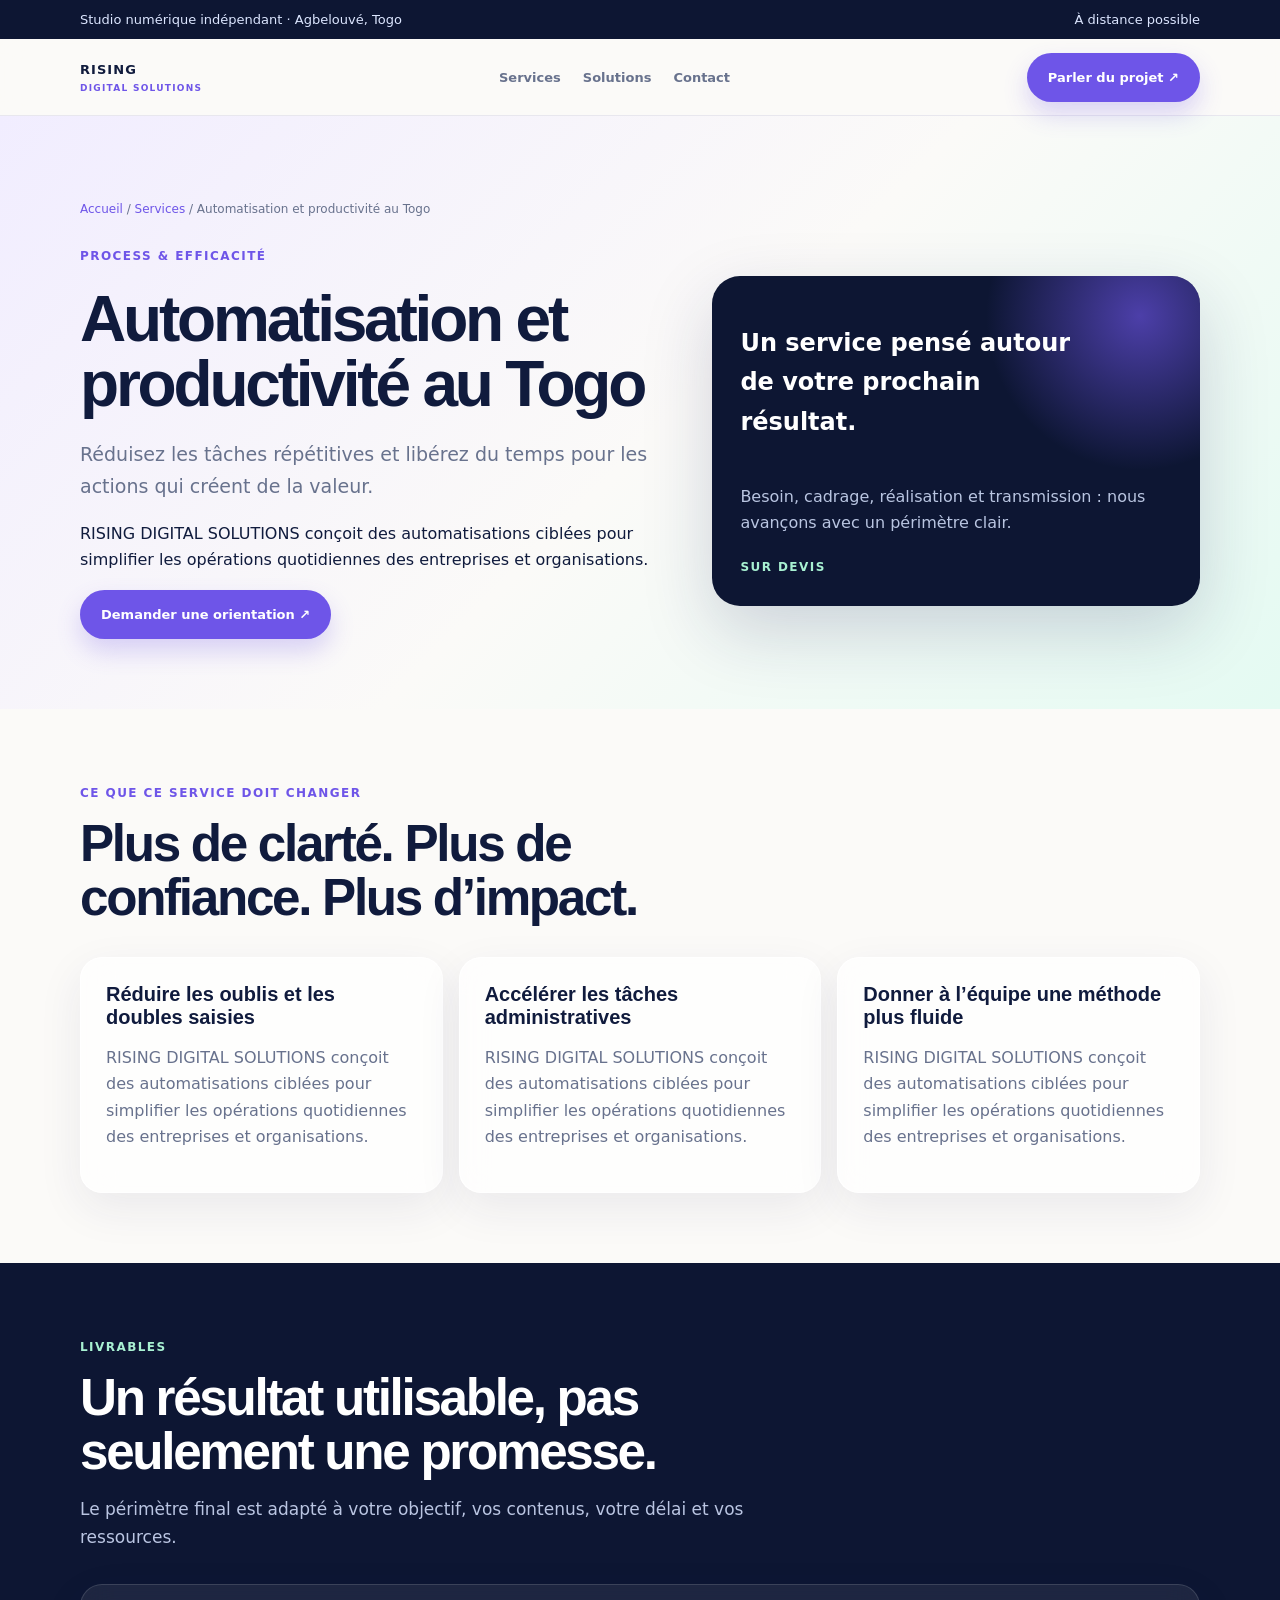
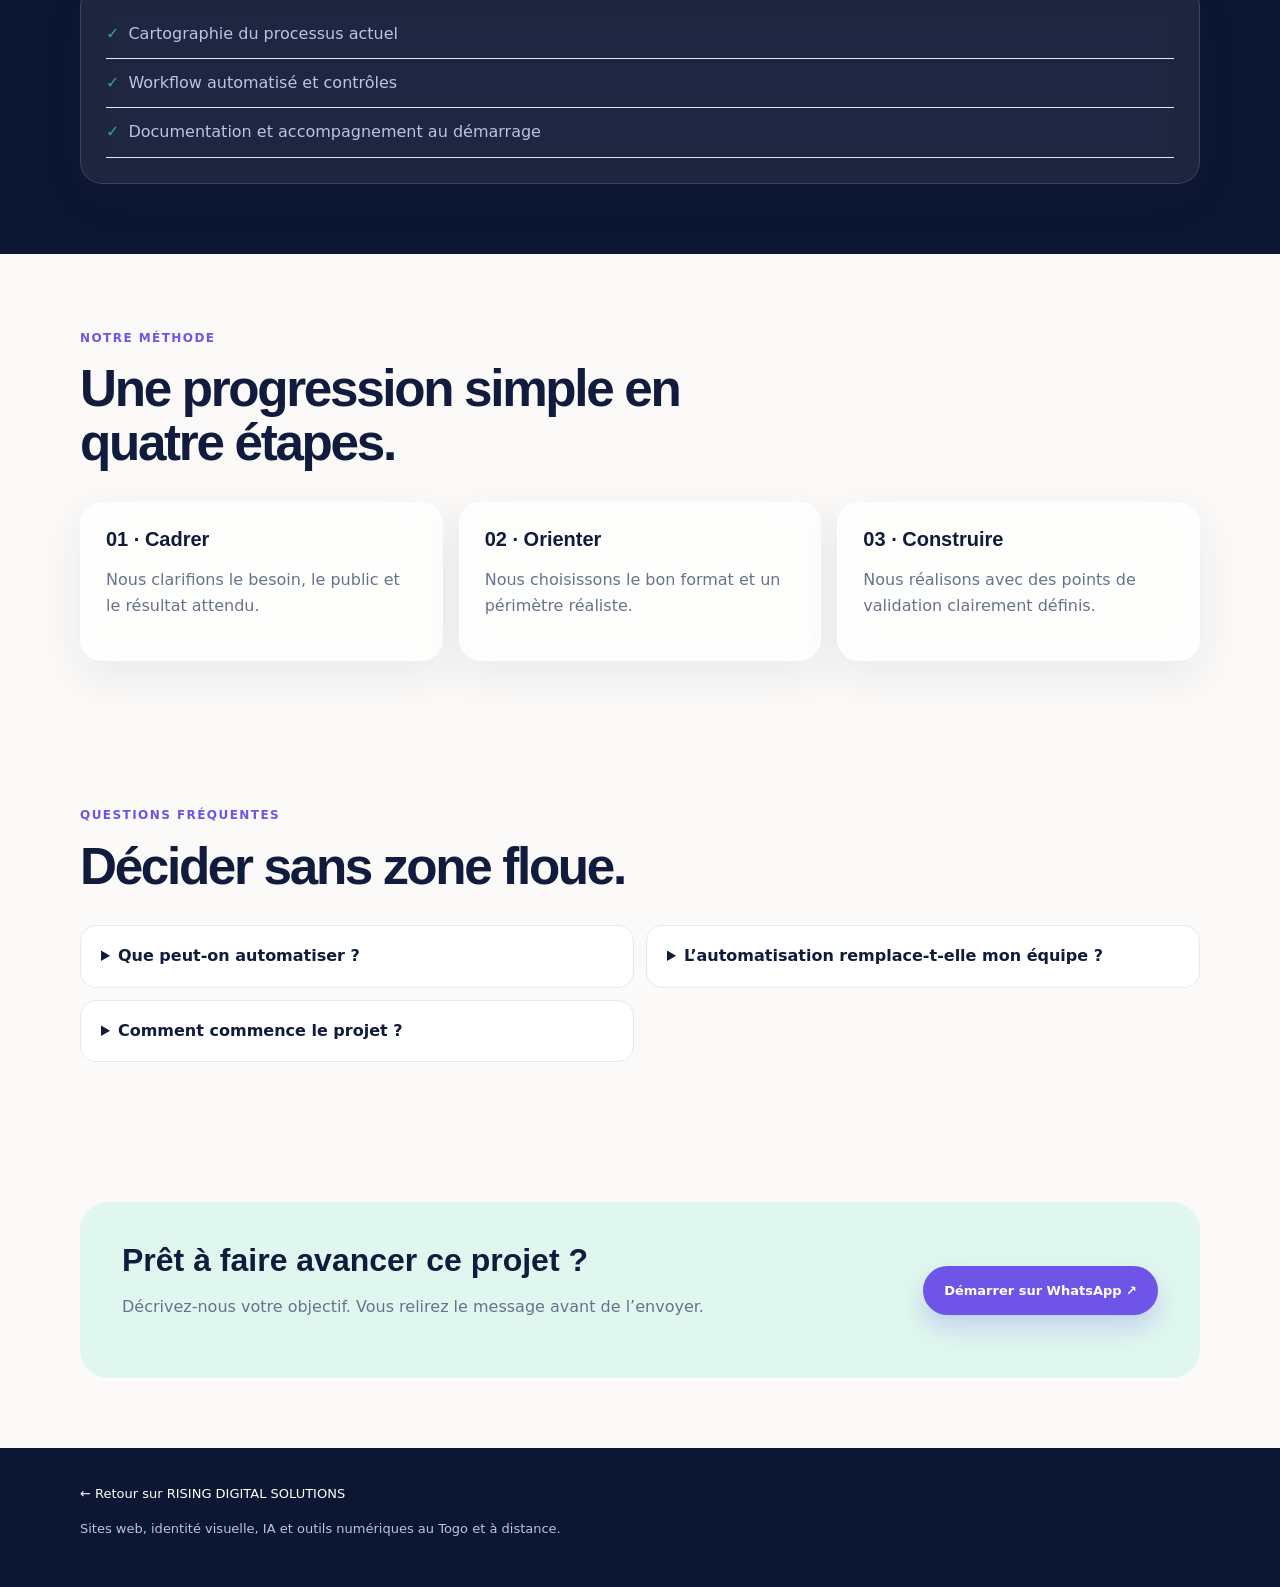
<file: services/automatisation-productivite/index.html>
<!doctype html><html lang="fr"><head><meta charset="utf-8"><meta name="viewport" content="width=device-width, initial-scale=1"><title>Automatisation et productivité au Togo | RISING DIGITAL SOLUTIONS</title><meta name="description" content="RISING DIGITAL SOLUTIONS conçoit des automatisations ciblées pour simplifier les opérations quotidiennes des entreprises et organisations."><meta name="robots" content="index,follow"><link rel="canonical" href="https://risingdigitalsolutions.pages.dev/services/automatisation-productivite/"><meta name="theme-color" content="#101b3d"><meta property="og:locale" content="fr_FR"><meta property="og:type" content="website"><meta property="og:site_name" content="RISING DIGITAL SOLUTIONS"><meta property="og:title" content="Automatisation et productivité au Togo"><meta property="og:description" content="Réduisez les tâches répétitives et libérez du temps pour les actions qui créent de la valeur."><meta property="og:url" content="https://risingdigitalsolutions.pages.dev/services/automatisation-productivite/"><meta property="og:image" content="https://risingdigitalsolutions.pages.dev/og-social-card.jpg"><meta property="og:image:width" content="1200"><meta property="og:image:height" content="675"><meta property="og:image:alt" content="RISING DIGITAL SOLUTIONS — Automatisation et productivité au Togo"><meta name="twitter:card" content="summary_large_image"><meta name="twitter:title" content="Automatisation et productivité au Togo"><meta name="twitter:description" content="Réduisez les tâches répétitives et libérez du temps pour les actions qui créent de la valeur."><meta name="twitter:image" content="https://risingdigitalsolutions.pages.dev/og-social-card.jpg"><link rel="stylesheet" href="../service-page.css"><script type="application/ld+json">{"@context": "https://schema.org", "@type": "Service", "name": "Automatisation et productivité au Togo", "serviceType": "Automatisation et productivité au Togo", "description": "RISING DIGITAL SOLUTIONS conçoit des automatisations ciblées pour simplifier les opérations quotidiennes des entreprises et organisations.", "provider": {"@type": "ProfessionalService", "name": "RISING DIGITAL SOLUTIONS", "url": "https://risingdigitalsolutions.pages.dev"}, "areaServed": {"@type": "Country", "name": "Togo"}, "url": "https://risingdigitalsolutions.pages.dev/services/automatisation-productivite/"}</script><script type="application/ld+json">{"@context": "https://schema.org", "@type": "BreadcrumbList", "itemListElement": [{"@type": "ListItem", "position": 1, "name": "Accueil", "item": "https://risingdigitalsolutions.pages.dev/"}, {"@type": "ListItem", "position": 2, "name": "Services", "item": "https://risingdigitalsolutions.pages.dev/#catalogue"}, {"@type": "ListItem", "position": 3, "name": "Automatisation et productivité au Togo", "item": "https://risingdigitalsolutions.pages.dev/services/automatisation-productivite/"}]}</script><script type="application/ld+json">{"@context": "https://schema.org", "@type": "FAQPage", "mainEntity": [{"@type": "Question", "name": "Que peut-on automatiser ?", "acceptedAnswer": {"@type": "Answer", "text": "Les formulaires, notifications, suivis, rapports, classements et nombreuses tâches répétitives peuvent être étudiés."}}, {"@type": "Question", "name": "L’automatisation remplace-t-elle mon équipe ?", "acceptedAnswer": {"@type": "Answer", "text": "L’objectif est surtout de réduire les tâches mécaniques pour que l’équipe se concentre sur les décisions et les relations."}}, {"@type": "Question", "name": "Comment commence le projet ?", "acceptedAnswer": {"@type": "Answer", "text": "Nous partons d’un processus concret, de son volume et du résultat attendu."}}]}</script></head><body><div class="top"><div class="wrap"><span>Studio numérique indépendant · Agbelouvé, Togo</span><span>À distance possible</span></div></div><header class="header"><div class="wrap nav"><a class="brand" href="https://risingdigitalsolutions.pages.dev/">RISING<small>DIGITAL SOLUTIONS</small></a><nav class="navlinks"><a href="https://risingdigitalsolutions.pages.dev/#services-phares">Services</a><a href="https://risingdigitalsolutions.pages.dev/#solutions">Solutions</a><a href="https://risingdigitalsolutions.pages.dev/#contact">Contact</a></nav><a class="btn btn-primary" href="https://wa.me/22893392515?text=Bonjour%2C%20je%20souhaite%20en%20savoir%20plus%20sur%20le%20service%20Automatisation%20et%20productivit%C3%A9%20au%20Togo.%20Mon%20objectif%20est%20%3A%20%5B%C3%A0%20pr%C3%A9ciser%5D." target="_blank" rel="noopener">Parler du projet ↗</a></div></header><main><section class="hero"><div class="wrap"><div class="crumbs"><a href="https://risingdigitalsolutions.pages.dev/">Accueil</a> / <a href="https://risingdigitalsolutions.pages.dev/#catalogue">Services</a> / Automatisation et productivité au Togo</div><div class="hero-grid"><div><span class="eyebrow">Process &amp; efficacité</span><h1>Automatisation et productivité au Togo</h1><p class="lead">Réduisez les tâches répétitives et libérez du temps pour les actions qui créent de la valeur.</p><p>RISING DIGITAL SOLUTIONS conçoit des automatisations ciblées pour simplifier les opérations quotidiennes des entreprises et organisations.</p><a class="btn btn-primary" href="https://wa.me/22893392515?text=Bonjour%2C%20je%20souhaite%20en%20savoir%20plus%20sur%20le%20service%20Automatisation%20et%20productivit%C3%A9%20au%20Togo.%20Mon%20objectif%20est%20%3A%20%5B%C3%A0%20pr%C3%A9ciser%5D." target="_blank" rel="noopener">Demander une orientation ↗</a></div><div class="hero-art"><h2>Un service pensé autour de votre prochain résultat.</h2><p>Besoin, cadrage, réalisation et transmission : nous avançons avec un périmètre clair.</p><span class="eyebrow" style="color:#a8f1d2">Sur devis</span></div></div></div></section><section class="section"><div class="wrap"><div class="section-head"><span class="eyebrow">Ce que ce service doit changer</span><h2>Plus de clarté. Plus de confiance. Plus d’impact.</h2></div><div class="grid"><article class="card"><h3>Réduire les oublis et les doubles saisies</h3><p>RISING DIGITAL SOLUTIONS conçoit des automatisations ciblées pour simplifier les opérations quotidiennes des entreprises et organisations.</p></article><article class="card"><h3>Accélérer les tâches administratives</h3><p>RISING DIGITAL SOLUTIONS conçoit des automatisations ciblées pour simplifier les opérations quotidiennes des entreprises et organisations.</p></article><article class="card"><h3>Donner à l’équipe une méthode plus fluide</h3><p>RISING DIGITAL SOLUTIONS conçoit des automatisations ciblées pour simplifier les opérations quotidiennes des entreprises et organisations.</p></article></div></div></section><section class="section dark"><div class="wrap"><div class="section-head"><span class="eyebrow" style="color:#a8f1d2">Livrables</span><h2>Un résultat utilisable, pas seulement une promesse.</h2><p>Le périmètre final est adapté à votre objectif, vos contenus, votre délai et vos ressources.</p></div><div class="card"><ul class="checklist"><li>Cartographie du processus actuel</li><li>Workflow automatisé et contrôles</li><li>Documentation et accompagnement au démarrage</li></ul></div></div></section><section class="section"><div class="wrap"><div class="section-head"><span class="eyebrow">Notre méthode</span><h2>Une progression simple en quatre étapes.</h2></div><div class="grid"><article class="card"><h3>01 · Cadrer</h3><p>Nous clarifions le besoin, le public et le résultat attendu.</p></article><article class="card"><h3>02 · Orienter</h3><p>Nous choisissons le bon format et un périmètre réaliste.</p></article><article class="card"><h3>03 · Construire</h3><p>Nous réalisons avec des points de validation clairement définis.</p></article></div></div></section><section class="section" id="faq"><div class="wrap"><div class="section-head"><span class="eyebrow">Questions fréquentes</span><h2>Décider sans zone floue.</h2></div><div class="faq"><details><summary>Que peut-on automatiser ?</summary><p>Les formulaires, notifications, suivis, rapports, classements et nombreuses tâches répétitives peuvent être étudiés.</p></details><details><summary>L’automatisation remplace-t-elle mon équipe ?</summary><p>L’objectif est surtout de réduire les tâches mécaniques pour que l’équipe se concentre sur les décisions et les relations.</p></details><details><summary>Comment commence le projet ?</summary><p>Nous partons d’un processus concret, de son volume et du résultat attendu.</p></details></div></div></section><section class="section"><div class="wrap"><div class="cta"><div><h2>Prêt à faire avancer ce projet ?</h2><p>Décrivez-nous votre objectif. Vous relirez le message avant de l’envoyer.</p></div><a class="btn btn-primary" href="https://wa.me/22893392515?text=Bonjour%2C%20je%20souhaite%20en%20savoir%20plus%20sur%20le%20service%20Automatisation%20et%20productivit%C3%A9%20au%20Togo.%20Mon%20objectif%20est%20%3A%20%5B%C3%A0%20pr%C3%A9ciser%5D." target="_blank" rel="noopener">Démarrer sur WhatsApp ↗</a></div></div></section></main><footer class="footer"><div class="wrap"><a href="https://risingdigitalsolutions.pages.dev/">← Retour sur RISING DIGITAL SOLUTIONS</a><p>Sites web, identité visuelle, IA et outils numériques au Togo et à distance.</p></div></footer></body></html>
</file>
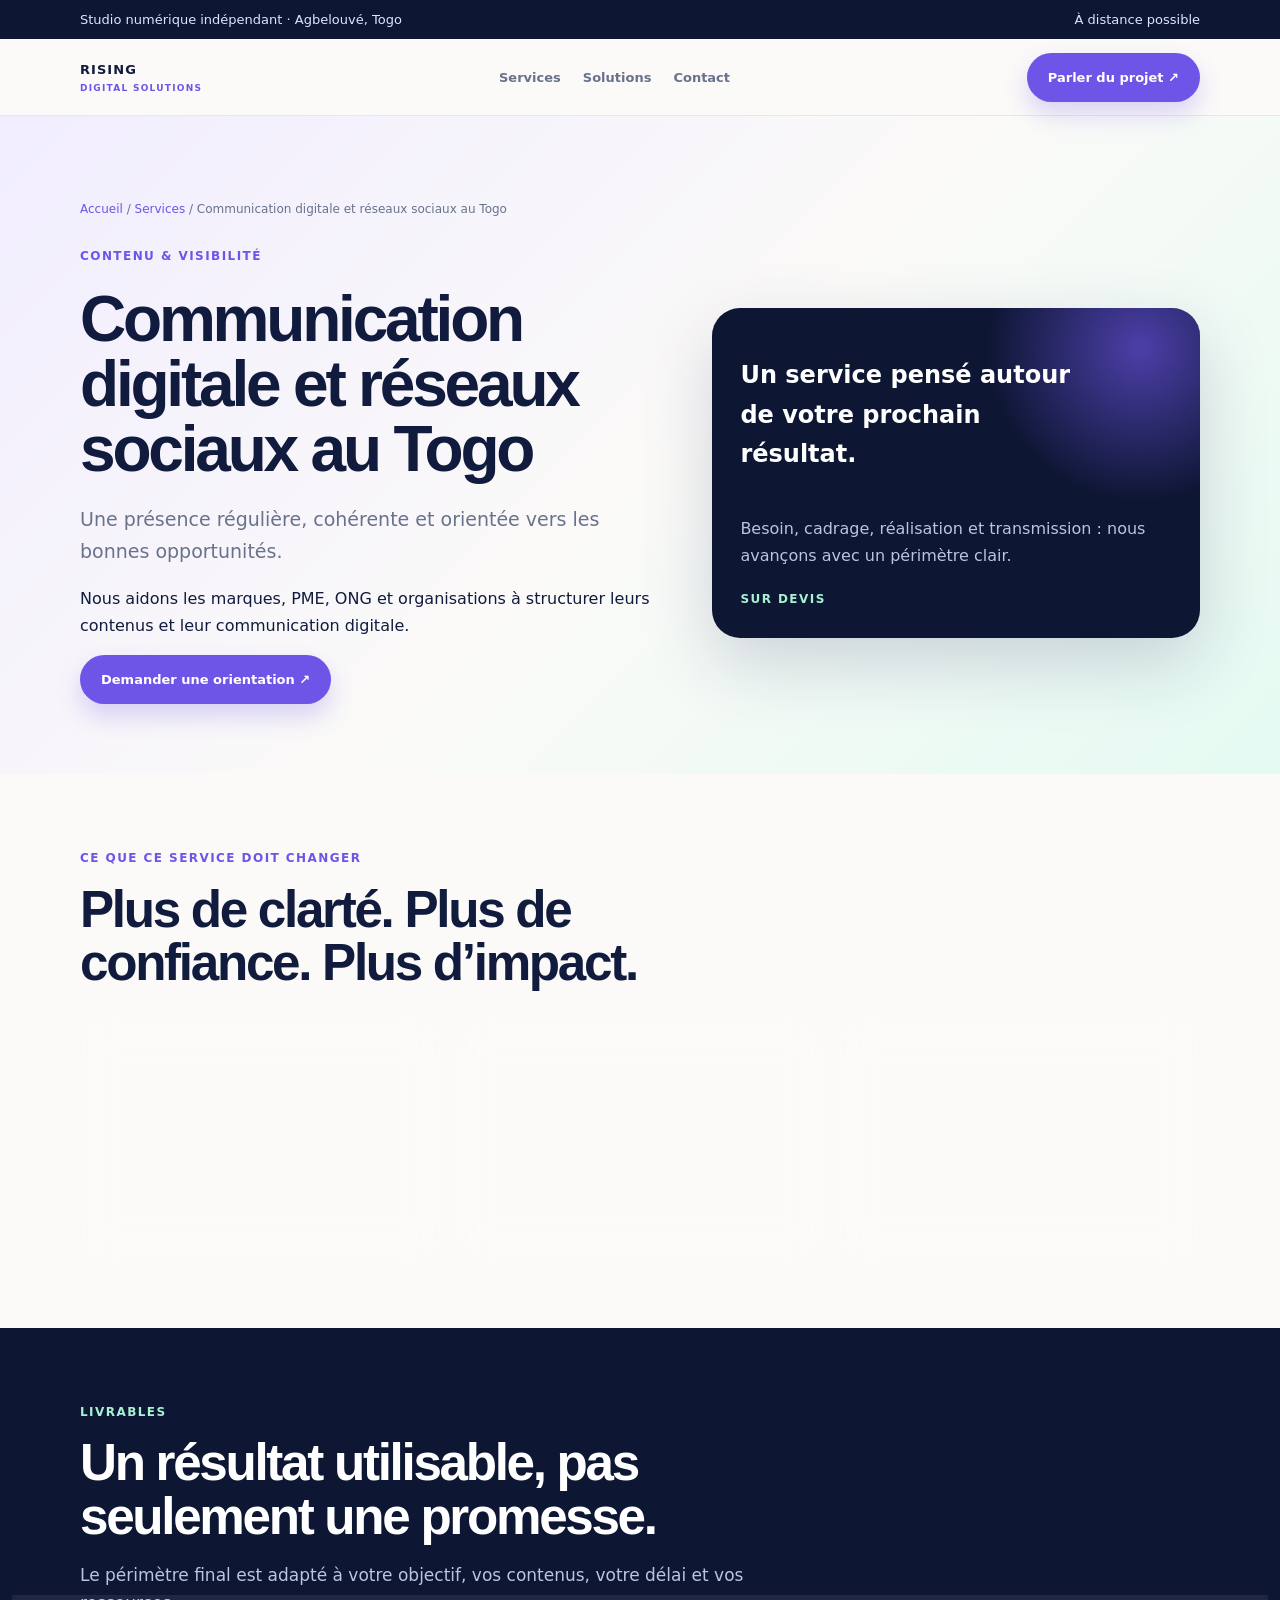
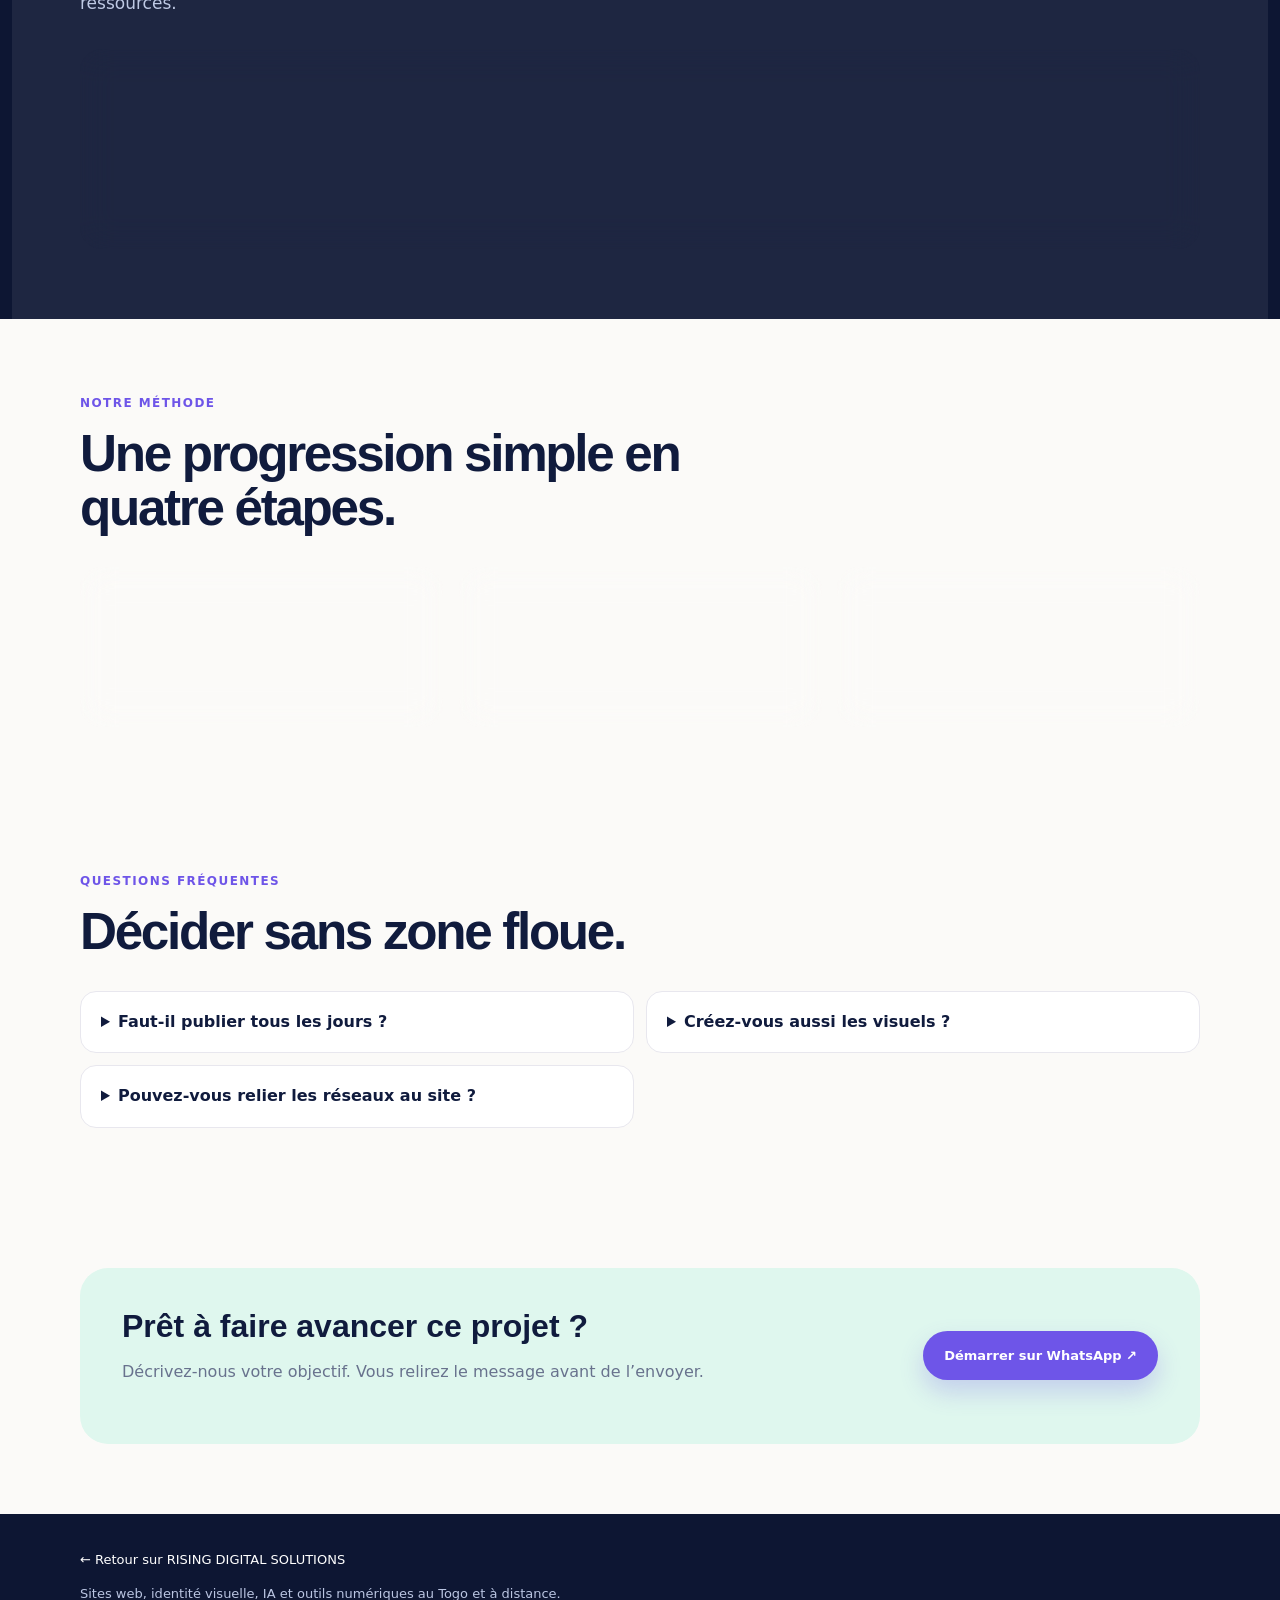
<file: services/communication-reseaux-sociaux/index.html>
<!doctype html><html lang="fr"><head><meta charset="utf-8"><meta name="viewport" content="width=device-width, initial-scale=1"><title>Communication digitale et réseaux sociaux au Togo | RISING DIGITAL SOLUTIONS</title><meta name="description" content="Nous aidons les marques, PME, ONG et organisations à structurer leurs contenus et leur communication digitale."><meta name="robots" content="index,follow"><link rel="canonical" href="https://risingdigitalsolutions.pages.dev/services/communication-reseaux-sociaux/"><meta name="theme-color" content="#101b3d"><meta property="og:locale" content="fr_FR"><meta property="og:type" content="website"><meta property="og:site_name" content="RISING DIGITAL SOLUTIONS"><meta property="og:title" content="Communication digitale et réseaux sociaux au Togo"><meta property="og:description" content="Une présence régulière, cohérente et orientée vers les bonnes opportunités."><meta property="og:url" content="https://risingdigitalsolutions.pages.dev/services/communication-reseaux-sociaux/"><meta property="og:image" content="https://risingdigitalsolutions.pages.dev/og-social-card.jpg"><meta property="og:image:width" content="1200"><meta property="og:image:height" content="675"><meta property="og:image:alt" content="RISING DIGITAL SOLUTIONS — Communication digitale et réseaux sociaux au Togo"><meta name="twitter:card" content="summary_large_image"><meta name="twitter:title" content="Communication digitale et réseaux sociaux au Togo"><meta name="twitter:description" content="Une présence régulière, cohérente et orientée vers les bonnes opportunités."><meta name="twitter:image" content="https://risingdigitalsolutions.pages.dev/og-social-card.jpg"><link rel="stylesheet" href="../service-page.css"><script type="application/ld+json">{"@context": "https://schema.org", "@type": "Service", "name": "Communication digitale et réseaux sociaux au Togo", "serviceType": "Communication digitale et réseaux sociaux au Togo", "description": "Nous aidons les marques, PME, ONG et organisations à structurer leurs contenus et leur communication digitale.", "provider": {"@type": "ProfessionalService", "name": "RISING DIGITAL SOLUTIONS", "url": "https://risingdigitalsolutions.pages.dev"}, "areaServed": {"@type": "Country", "name": "Togo"}, "url": "https://risingdigitalsolutions.pages.dev/services/communication-reseaux-sociaux/"}</script><script type="application/ld+json">{"@context": "https://schema.org", "@type": "BreadcrumbList", "itemListElement": [{"@type": "ListItem", "position": 1, "name": "Accueil", "item": "https://risingdigitalsolutions.pages.dev/"}, {"@type": "ListItem", "position": 2, "name": "Services", "item": "https://risingdigitalsolutions.pages.dev/#catalogue"}, {"@type": "ListItem", "position": 3, "name": "Communication digitale et réseaux sociaux au Togo", "item": "https://risingdigitalsolutions.pages.dev/services/communication-reseaux-sociaux/"}]}</script><script type="application/ld+json">{"@context": "https://schema.org", "@type": "FAQPage", "mainEntity": [{"@type": "Question", "name": "Faut-il publier tous les jours ?", "acceptedAnswer": {"@type": "Answer", "text": "Non. La régularité et la pertinence comptent davantage qu’un volume impossible à tenir."}}, {"@type": "Question", "name": "Créez-vous aussi les visuels ?", "acceptedAnswer": {"@type": "Answer", "text": "Oui. Les contenus peuvent inclure des visuels adaptés aux plateformes ciblées."}}, {"@type": "Question", "name": "Pouvez-vous relier les réseaux au site ?", "acceptedAnswer": {"@type": "Answer", "text": "Oui. Nous pouvons organiser les appels à l’action, les liens et les parcours vers WhatsApp ou le formulaire."}}]}</script></head><body><div class="top"><div class="wrap"><span>Studio numérique indépendant · Agbelouvé, Togo</span><span>À distance possible</span></div></div><header class="header"><div class="wrap nav"><a class="brand" href="https://risingdigitalsolutions.pages.dev/">RISING<small>DIGITAL SOLUTIONS</small></a><nav class="navlinks"><a href="https://risingdigitalsolutions.pages.dev/#services-phares">Services</a><a href="https://risingdigitalsolutions.pages.dev/#solutions">Solutions</a><a href="https://risingdigitalsolutions.pages.dev/#contact">Contact</a></nav><a class="btn btn-primary" href="https://wa.me/22893392515?text=Bonjour%2C%20je%20souhaite%20en%20savoir%20plus%20sur%20le%20service%20Communication%20digitale%20et%20r%C3%A9seaux%20sociaux%20au%20Togo.%20Mon%20objectif%20est%20%3A%20%5B%C3%A0%20pr%C3%A9ciser%5D." target="_blank" rel="noopener">Parler du projet ↗</a></div></header><main><section class="hero"><div class="wrap"><div class="crumbs"><a href="https://risingdigitalsolutions.pages.dev/">Accueil</a> / <a href="https://risingdigitalsolutions.pages.dev/#catalogue">Services</a> / Communication digitale et réseaux sociaux au Togo</div><div class="hero-grid"><div><span class="eyebrow">Contenu &amp; visibilité</span><h1>Communication digitale et réseaux sociaux au Togo</h1><p class="lead">Une présence régulière, cohérente et orientée vers les bonnes opportunités.</p><p>Nous aidons les marques, PME, ONG et organisations à structurer leurs contenus et leur communication digitale.</p><a class="btn btn-primary" href="https://wa.me/22893392515?text=Bonjour%2C%20je%20souhaite%20en%20savoir%20plus%20sur%20le%20service%20Communication%20digitale%20et%20r%C3%A9seaux%20sociaux%20au%20Togo.%20Mon%20objectif%20est%20%3A%20%5B%C3%A0%20pr%C3%A9ciser%5D." target="_blank" rel="noopener">Demander une orientation ↗</a></div><div class="hero-art"><h2>Un service pensé autour de votre prochain résultat.</h2><p>Besoin, cadrage, réalisation et transmission : nous avançons avec un périmètre clair.</p><span class="eyebrow" style="color:#a8f1d2">Sur devis</span></div></div></div></section><section class="section"><div class="wrap"><div class="section-head"><span class="eyebrow">Ce que ce service doit changer</span><h2>Plus de clarté. Plus de confiance. Plus d’impact.</h2></div><div class="grid"><article class="card"><h3>Publier avec une ligne éditoriale claire</h3><p>Nous aidons les marques, PME, ONG et organisations à structurer leurs contenus et leur communication digitale.</p></article><article class="card"><h3>Transformer vos idées en contenus réguliers</h3><p>Nous aidons les marques, PME, ONG et organisations à structurer leurs contenus et leur communication digitale.</p></article><article class="card"><h3>Créer une présence cohérente entre site et réseaux sociaux</h3><p>Nous aidons les marques, PME, ONG et organisations à structurer leurs contenus et leur communication digitale.</p></article></div></div></section><section class="section dark"><div class="wrap"><div class="section-head"><span class="eyebrow" style="color:#a8f1d2">Livrables</span><h2>Un résultat utilisable, pas seulement une promesse.</h2><p>Le périmètre final est adapté à votre objectif, vos contenus, votre délai et vos ressources.</p></div><div class="card"><ul class="checklist"><li>Positionnement éditorial et calendrier</li><li>Textes, visuels et formats adaptés</li><li>Recommandations de publication et de conversion</li></ul></div></div></section><section class="section"><div class="wrap"><div class="section-head"><span class="eyebrow">Notre méthode</span><h2>Une progression simple en quatre étapes.</h2></div><div class="grid"><article class="card"><h3>01 · Cadrer</h3><p>Nous clarifions le besoin, le public et le résultat attendu.</p></article><article class="card"><h3>02 · Orienter</h3><p>Nous choisissons le bon format et un périmètre réaliste.</p></article><article class="card"><h3>03 · Construire</h3><p>Nous réalisons avec des points de validation clairement définis.</p></article></div></div></section><section class="section" id="faq"><div class="wrap"><div class="section-head"><span class="eyebrow">Questions fréquentes</span><h2>Décider sans zone floue.</h2></div><div class="faq"><details><summary>Faut-il publier tous les jours ?</summary><p>Non. La régularité et la pertinence comptent davantage qu’un volume impossible à tenir.</p></details><details><summary>Créez-vous aussi les visuels ?</summary><p>Oui. Les contenus peuvent inclure des visuels adaptés aux plateformes ciblées.</p></details><details><summary>Pouvez-vous relier les réseaux au site ?</summary><p>Oui. Nous pouvons organiser les appels à l’action, les liens et les parcours vers WhatsApp ou le formulaire.</p></details></div></div></section><section class="section"><div class="wrap"><div class="cta"><div><h2>Prêt à faire avancer ce projet ?</h2><p>Décrivez-nous votre objectif. Vous relirez le message avant de l’envoyer.</p></div><a class="btn btn-primary" href="https://wa.me/22893392515?text=Bonjour%2C%20je%20souhaite%20en%20savoir%20plus%20sur%20le%20service%20Communication%20digitale%20et%20r%C3%A9seaux%20sociaux%20au%20Togo.%20Mon%20objectif%20est%20%3A%20%5B%C3%A0%20pr%C3%A9ciser%5D." target="_blank" rel="noopener">Démarrer sur WhatsApp ↗</a></div></div></section></main><footer class="footer"><div class="wrap"><a href="https://risingdigitalsolutions.pages.dev/">← Retour sur RISING DIGITAL SOLUTIONS</a><p>Sites web, identité visuelle, IA et outils numériques au Togo et à distance.</p></div></footer></body></html>
</file>
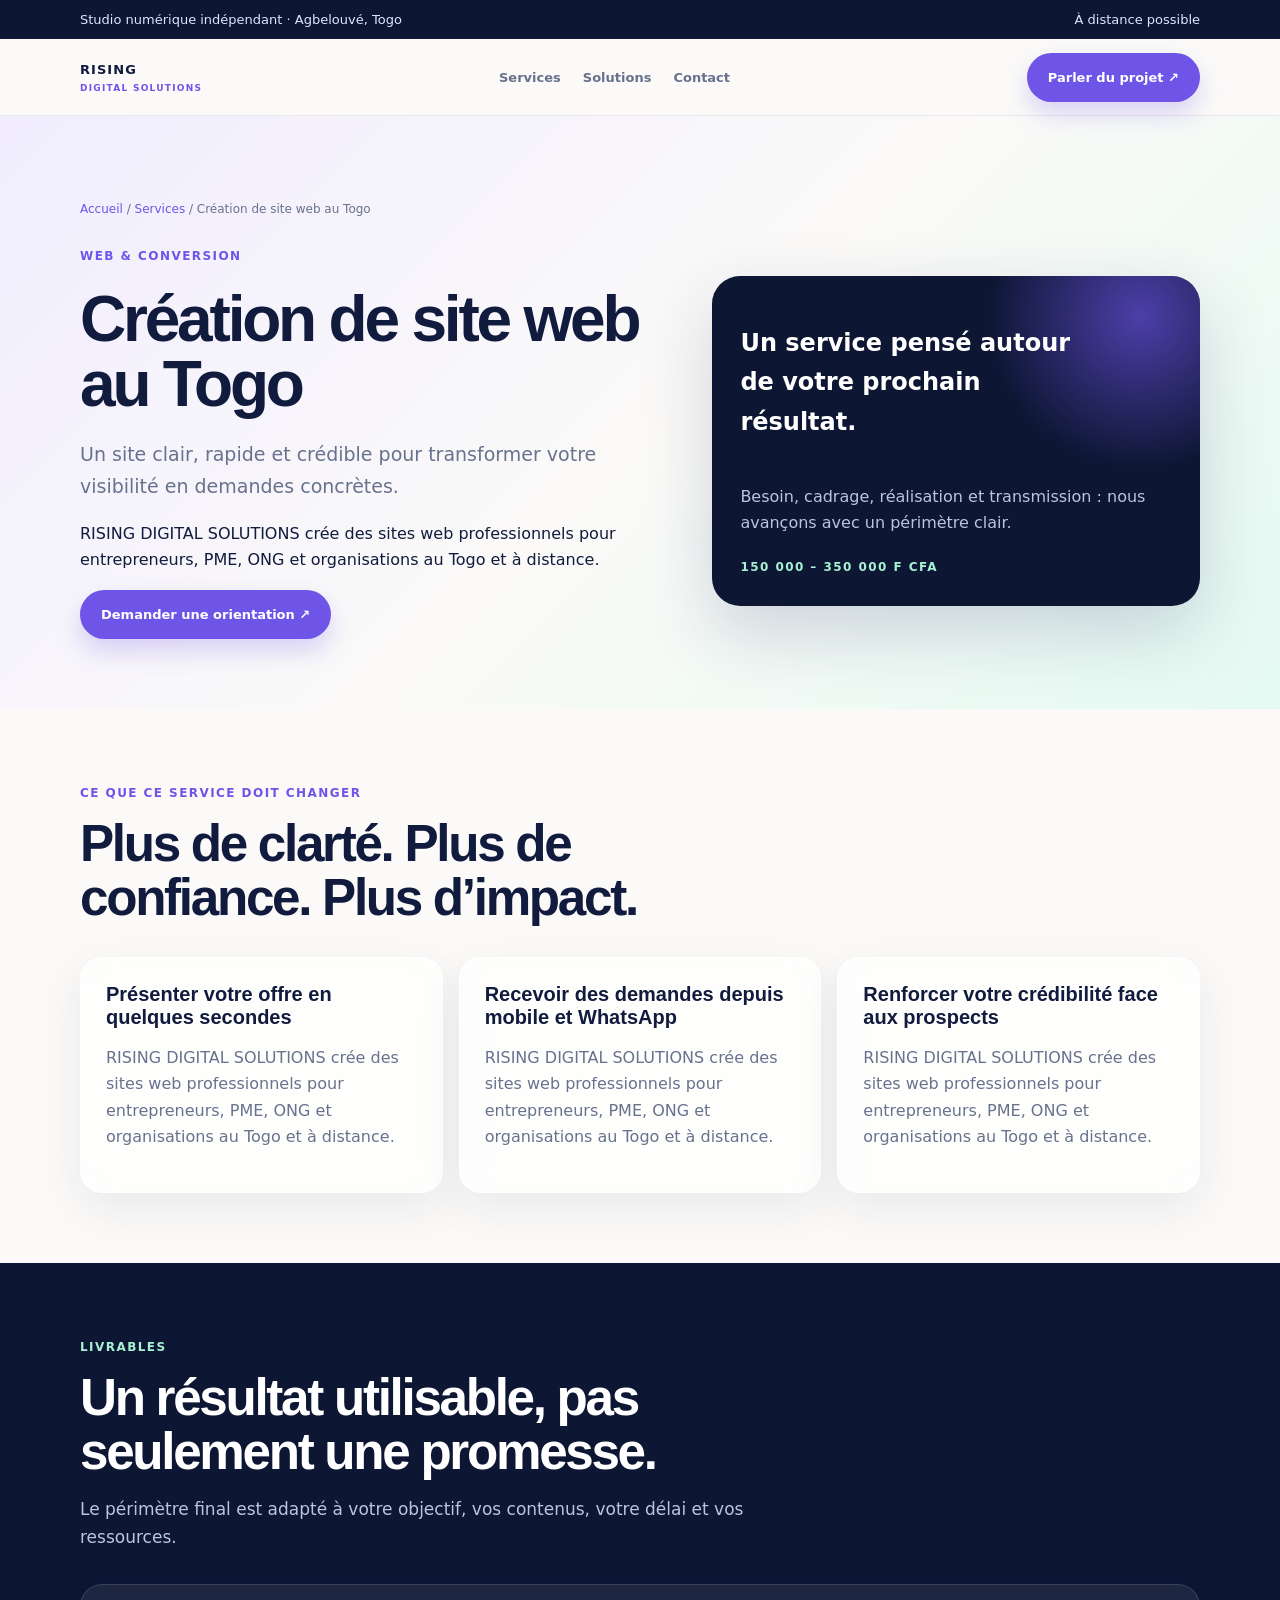
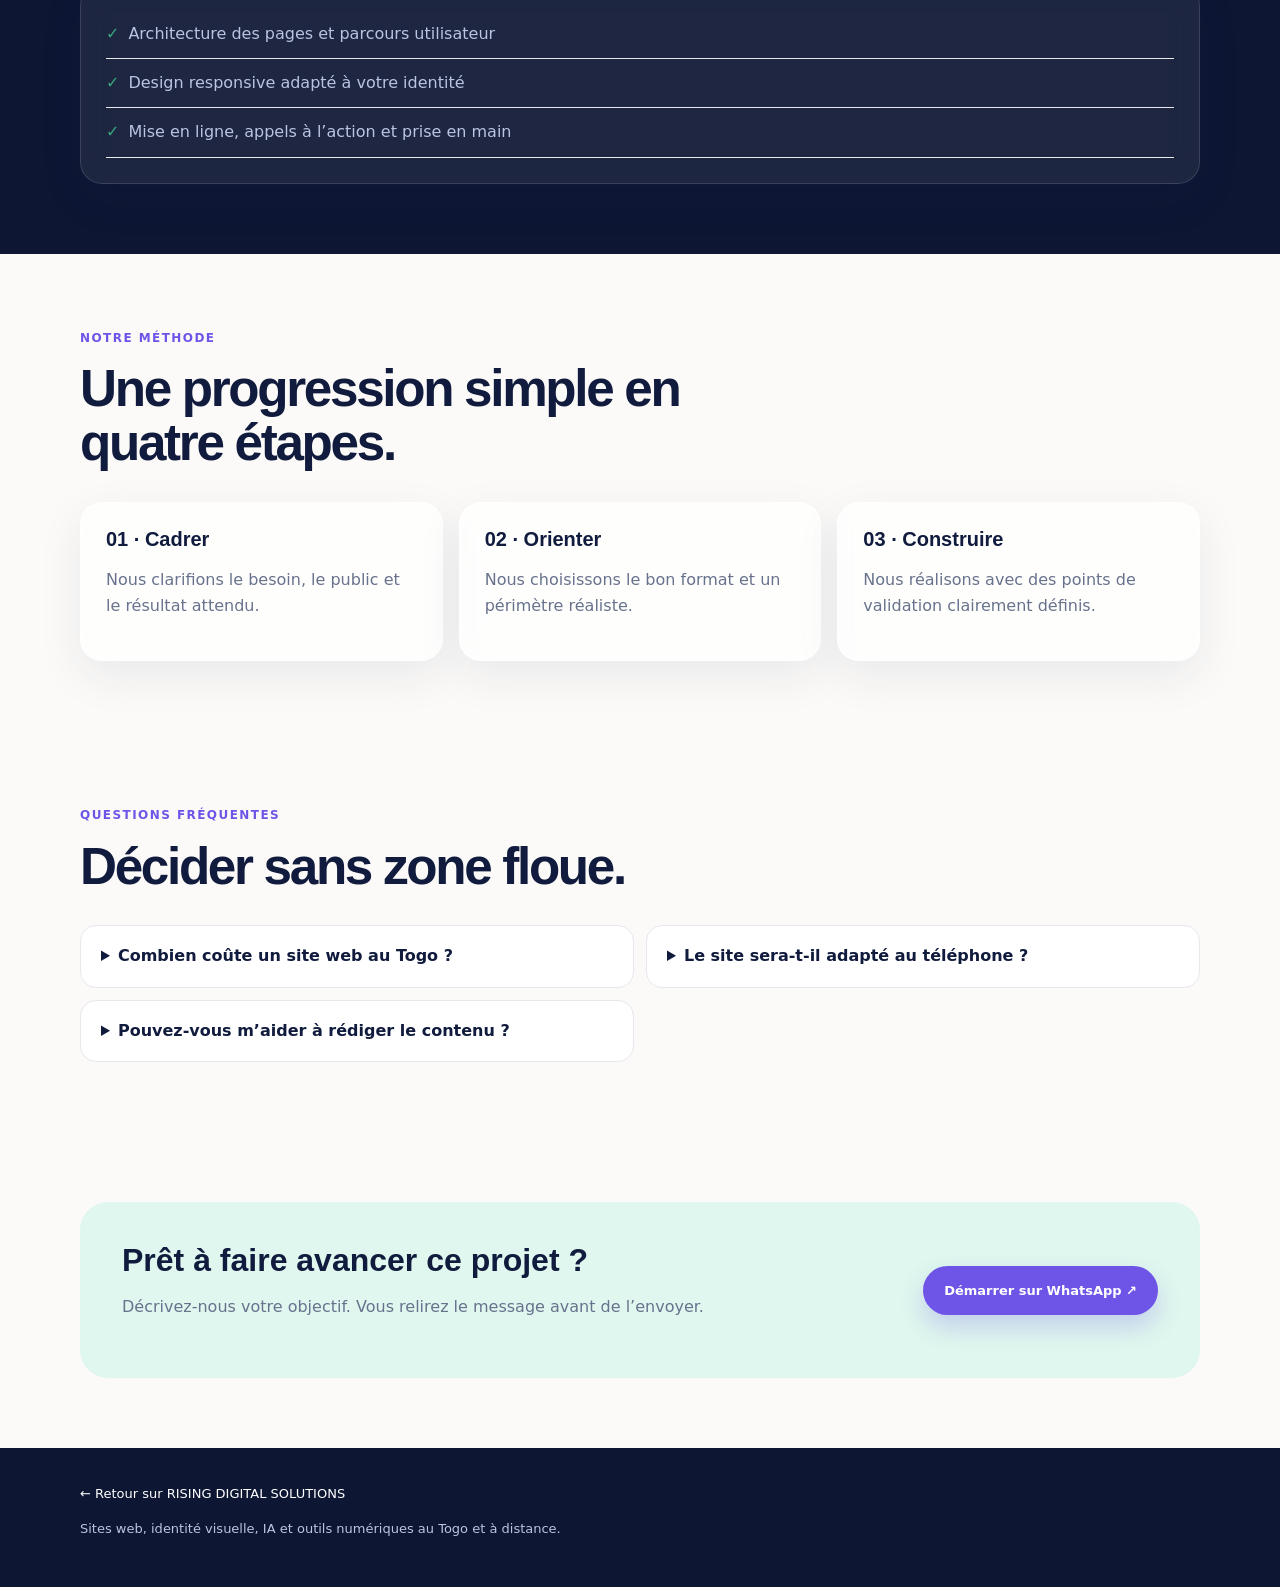
<file: services/creation-site-web/index.html>
<!doctype html><html lang="fr"><head><meta charset="utf-8"><meta name="viewport" content="width=device-width, initial-scale=1"><title>Création de site web au Togo | RISING DIGITAL SOLUTIONS</title><meta name="description" content="RISING DIGITAL SOLUTIONS crée des sites web professionnels pour entrepreneurs, PME, ONG et organisations au Togo et à distance."><meta name="robots" content="index,follow"><link rel="canonical" href="https://risingdigitalsolutions.pages.dev/services/creation-site-web/"><meta name="theme-color" content="#101b3d"><meta property="og:locale" content="fr_FR"><meta property="og:type" content="website"><meta property="og:site_name" content="RISING DIGITAL SOLUTIONS"><meta property="og:title" content="Création de site web au Togo"><meta property="og:description" content="Un site clair, rapide et crédible pour transformer votre visibilité en demandes concrètes."><meta property="og:url" content="https://risingdigitalsolutions.pages.dev/services/creation-site-web/"><meta property="og:image" content="https://risingdigitalsolutions.pages.dev/og-social-card.jpg"><meta property="og:image:width" content="1200"><meta property="og:image:height" content="675"><meta property="og:image:alt" content="RISING DIGITAL SOLUTIONS — Création de site web au Togo"><meta name="twitter:card" content="summary_large_image"><meta name="twitter:title" content="Création de site web au Togo"><meta name="twitter:description" content="Un site clair, rapide et crédible pour transformer votre visibilité en demandes concrètes."><meta name="twitter:image" content="https://risingdigitalsolutions.pages.dev/og-social-card.jpg"><link rel="stylesheet" href="../service-page.css"><script type="application/ld+json">{"@context": "https://schema.org", "@type": "Service", "name": "Création de site web au Togo", "serviceType": "Création de site web au Togo", "description": "RISING DIGITAL SOLUTIONS crée des sites web professionnels pour entrepreneurs, PME, ONG et organisations au Togo et à distance.", "provider": {"@type": "ProfessionalService", "name": "RISING DIGITAL SOLUTIONS", "url": "https://risingdigitalsolutions.pages.dev"}, "areaServed": {"@type": "Country", "name": "Togo"}, "url": "https://risingdigitalsolutions.pages.dev/services/creation-site-web/"}</script><script type="application/ld+json">{"@context": "https://schema.org", "@type": "BreadcrumbList", "itemListElement": [{"@type": "ListItem", "position": 1, "name": "Accueil", "item": "https://risingdigitalsolutions.pages.dev/"}, {"@type": "ListItem", "position": 2, "name": "Services", "item": "https://risingdigitalsolutions.pages.dev/#catalogue"}, {"@type": "ListItem", "position": 3, "name": "Création de site web au Togo", "item": "https://risingdigitalsolutions.pages.dev/services/creation-site-web/"}]}</script><script type="application/ld+json">{"@context": "https://schema.org", "@type": "FAQPage", "mainEntity": [{"@type": "Question", "name": "Combien coûte un site web au Togo ?", "acceptedAnswer": {"@type": "Answer", "text": "Le budget dépend du nombre de pages, du contenu, du niveau de personnalisation et des fonctionnalités. Les projets vitrine commencent généralement entre 150 000 et 350 000 F CFA."}}, {"@type": "Question", "name": "Le site sera-t-il adapté au téléphone ?", "acceptedAnswer": {"@type": "Answer", "text": "Oui. La version mobile, la lisibilité et les appels à l’action sont prévus dès la conception."}}, {"@type": "Question", "name": "Pouvez-vous m’aider à rédiger le contenu ?", "acceptedAnswer": {"@type": "Answer", "text": "Oui. Nous pouvons structurer vos messages, vos services et vos priorités avant la réalisation."}}]}</script></head><body><div class="top"><div class="wrap"><span>Studio numérique indépendant · Agbelouvé, Togo</span><span>À distance possible</span></div></div><header class="header"><div class="wrap nav"><a class="brand" href="https://risingdigitalsolutions.pages.dev/">RISING<small>DIGITAL SOLUTIONS</small></a><nav class="navlinks"><a href="https://risingdigitalsolutions.pages.dev/#services-phares">Services</a><a href="https://risingdigitalsolutions.pages.dev/#solutions">Solutions</a><a href="https://risingdigitalsolutions.pages.dev/#contact">Contact</a></nav><a class="btn btn-primary" href="https://wa.me/22893392515?text=Bonjour%2C%20je%20souhaite%20en%20savoir%20plus%20sur%20le%20service%20Cr%C3%A9ation%20de%20site%20web%20au%20Togo.%20Mon%20objectif%20est%20%3A%20%5B%C3%A0%20pr%C3%A9ciser%5D." target="_blank" rel="noopener">Parler du projet ↗</a></div></header><main><section class="hero"><div class="wrap"><div class="crumbs"><a href="https://risingdigitalsolutions.pages.dev/">Accueil</a> / <a href="https://risingdigitalsolutions.pages.dev/#catalogue">Services</a> / Création de site web au Togo</div><div class="hero-grid"><div><span class="eyebrow">Web &amp; conversion</span><h1>Création de site web au Togo</h1><p class="lead">Un site clair, rapide et crédible pour transformer votre visibilité en demandes concrètes.</p><p>RISING DIGITAL SOLUTIONS crée des sites web professionnels pour entrepreneurs, PME, ONG et organisations au Togo et à distance.</p><a class="btn btn-primary" href="https://wa.me/22893392515?text=Bonjour%2C%20je%20souhaite%20en%20savoir%20plus%20sur%20le%20service%20Cr%C3%A9ation%20de%20site%20web%20au%20Togo.%20Mon%20objectif%20est%20%3A%20%5B%C3%A0%20pr%C3%A9ciser%5D." target="_blank" rel="noopener">Demander une orientation ↗</a></div><div class="hero-art"><h2>Un service pensé autour de votre prochain résultat.</h2><p>Besoin, cadrage, réalisation et transmission : nous avançons avec un périmètre clair.</p><span class="eyebrow" style="color:#a8f1d2">150 000 – 350 000 F CFA</span></div></div></div></section><section class="section"><div class="wrap"><div class="section-head"><span class="eyebrow">Ce que ce service doit changer</span><h2>Plus de clarté. Plus de confiance. Plus d’impact.</h2></div><div class="grid"><article class="card"><h3>Présenter votre offre en quelques secondes</h3><p>RISING DIGITAL SOLUTIONS crée des sites web professionnels pour entrepreneurs, PME, ONG et organisations au Togo et à distance.</p></article><article class="card"><h3>Recevoir des demandes depuis mobile et WhatsApp</h3><p>RISING DIGITAL SOLUTIONS crée des sites web professionnels pour entrepreneurs, PME, ONG et organisations au Togo et à distance.</p></article><article class="card"><h3>Renforcer votre crédibilité face aux prospects</h3><p>RISING DIGITAL SOLUTIONS crée des sites web professionnels pour entrepreneurs, PME, ONG et organisations au Togo et à distance.</p></article></div></div></section><section class="section dark"><div class="wrap"><div class="section-head"><span class="eyebrow" style="color:#a8f1d2">Livrables</span><h2>Un résultat utilisable, pas seulement une promesse.</h2><p>Le périmètre final est adapté à votre objectif, vos contenus, votre délai et vos ressources.</p></div><div class="card"><ul class="checklist"><li>Architecture des pages et parcours utilisateur</li><li>Design responsive adapté à votre identité</li><li>Mise en ligne, appels à l’action et prise en main</li></ul></div></div></section><section class="section"><div class="wrap"><div class="section-head"><span class="eyebrow">Notre méthode</span><h2>Une progression simple en quatre étapes.</h2></div><div class="grid"><article class="card"><h3>01 · Cadrer</h3><p>Nous clarifions le besoin, le public et le résultat attendu.</p></article><article class="card"><h3>02 · Orienter</h3><p>Nous choisissons le bon format et un périmètre réaliste.</p></article><article class="card"><h3>03 · Construire</h3><p>Nous réalisons avec des points de validation clairement définis.</p></article></div></div></section><section class="section" id="faq"><div class="wrap"><div class="section-head"><span class="eyebrow">Questions fréquentes</span><h2>Décider sans zone floue.</h2></div><div class="faq"><details><summary>Combien coûte un site web au Togo ?</summary><p>Le budget dépend du nombre de pages, du contenu, du niveau de personnalisation et des fonctionnalités. Les projets vitrine commencent généralement entre 150 000 et 350 000 F CFA.</p></details><details><summary>Le site sera-t-il adapté au téléphone ?</summary><p>Oui. La version mobile, la lisibilité et les appels à l’action sont prévus dès la conception.</p></details><details><summary>Pouvez-vous m’aider à rédiger le contenu ?</summary><p>Oui. Nous pouvons structurer vos messages, vos services et vos priorités avant la réalisation.</p></details></div></div></section><section class="section"><div class="wrap"><div class="cta"><div><h2>Prêt à faire avancer ce projet ?</h2><p>Décrivez-nous votre objectif. Vous relirez le message avant de l’envoyer.</p></div><a class="btn btn-primary" href="https://wa.me/22893392515?text=Bonjour%2C%20je%20souhaite%20en%20savoir%20plus%20sur%20le%20service%20Cr%C3%A9ation%20de%20site%20web%20au%20Togo.%20Mon%20objectif%20est%20%3A%20%5B%C3%A0%20pr%C3%A9ciser%5D." target="_blank" rel="noopener">Démarrer sur WhatsApp ↗</a></div></div></section></main><footer class="footer"><div class="wrap"><a href="https://risingdigitalsolutions.pages.dev/">← Retour sur RISING DIGITAL SOLUTIONS</a><p>Sites web, identité visuelle, IA et outils numériques au Togo et à distance.</p></div></footer></body></html>
</file>
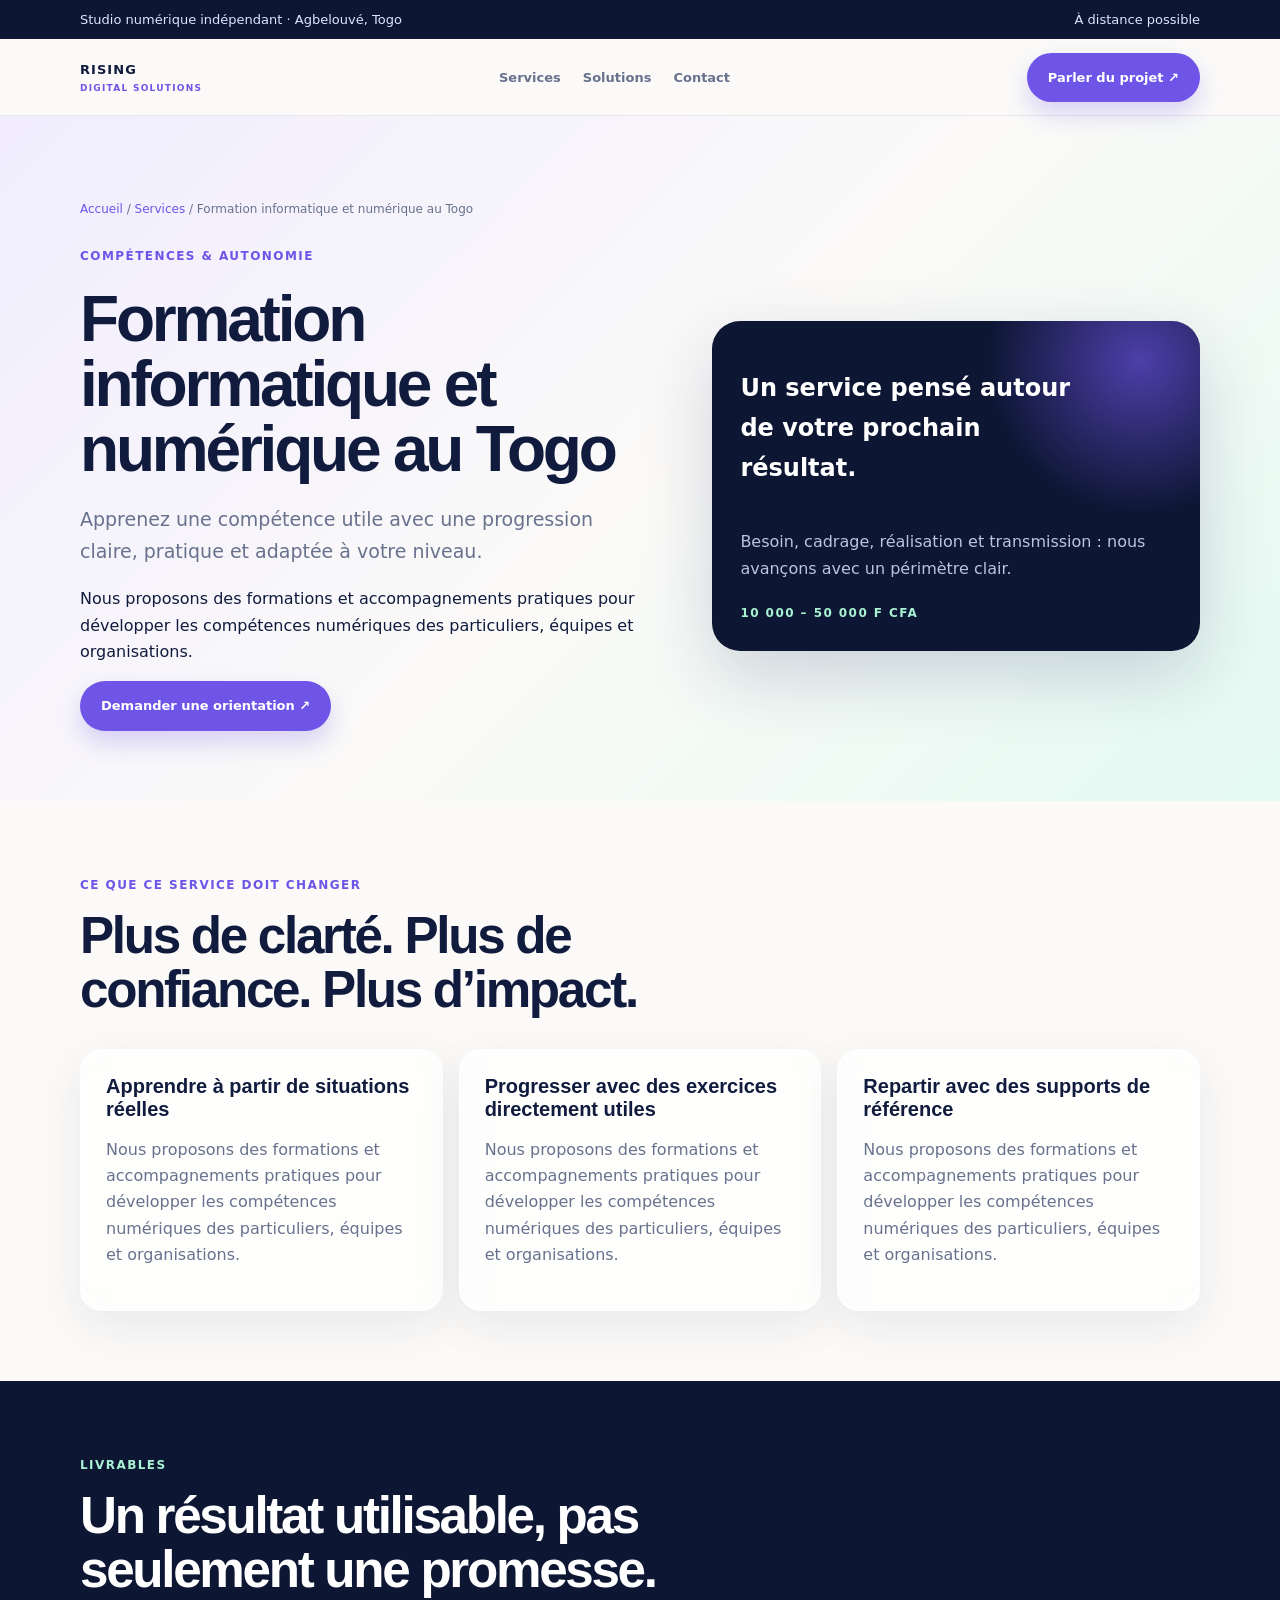
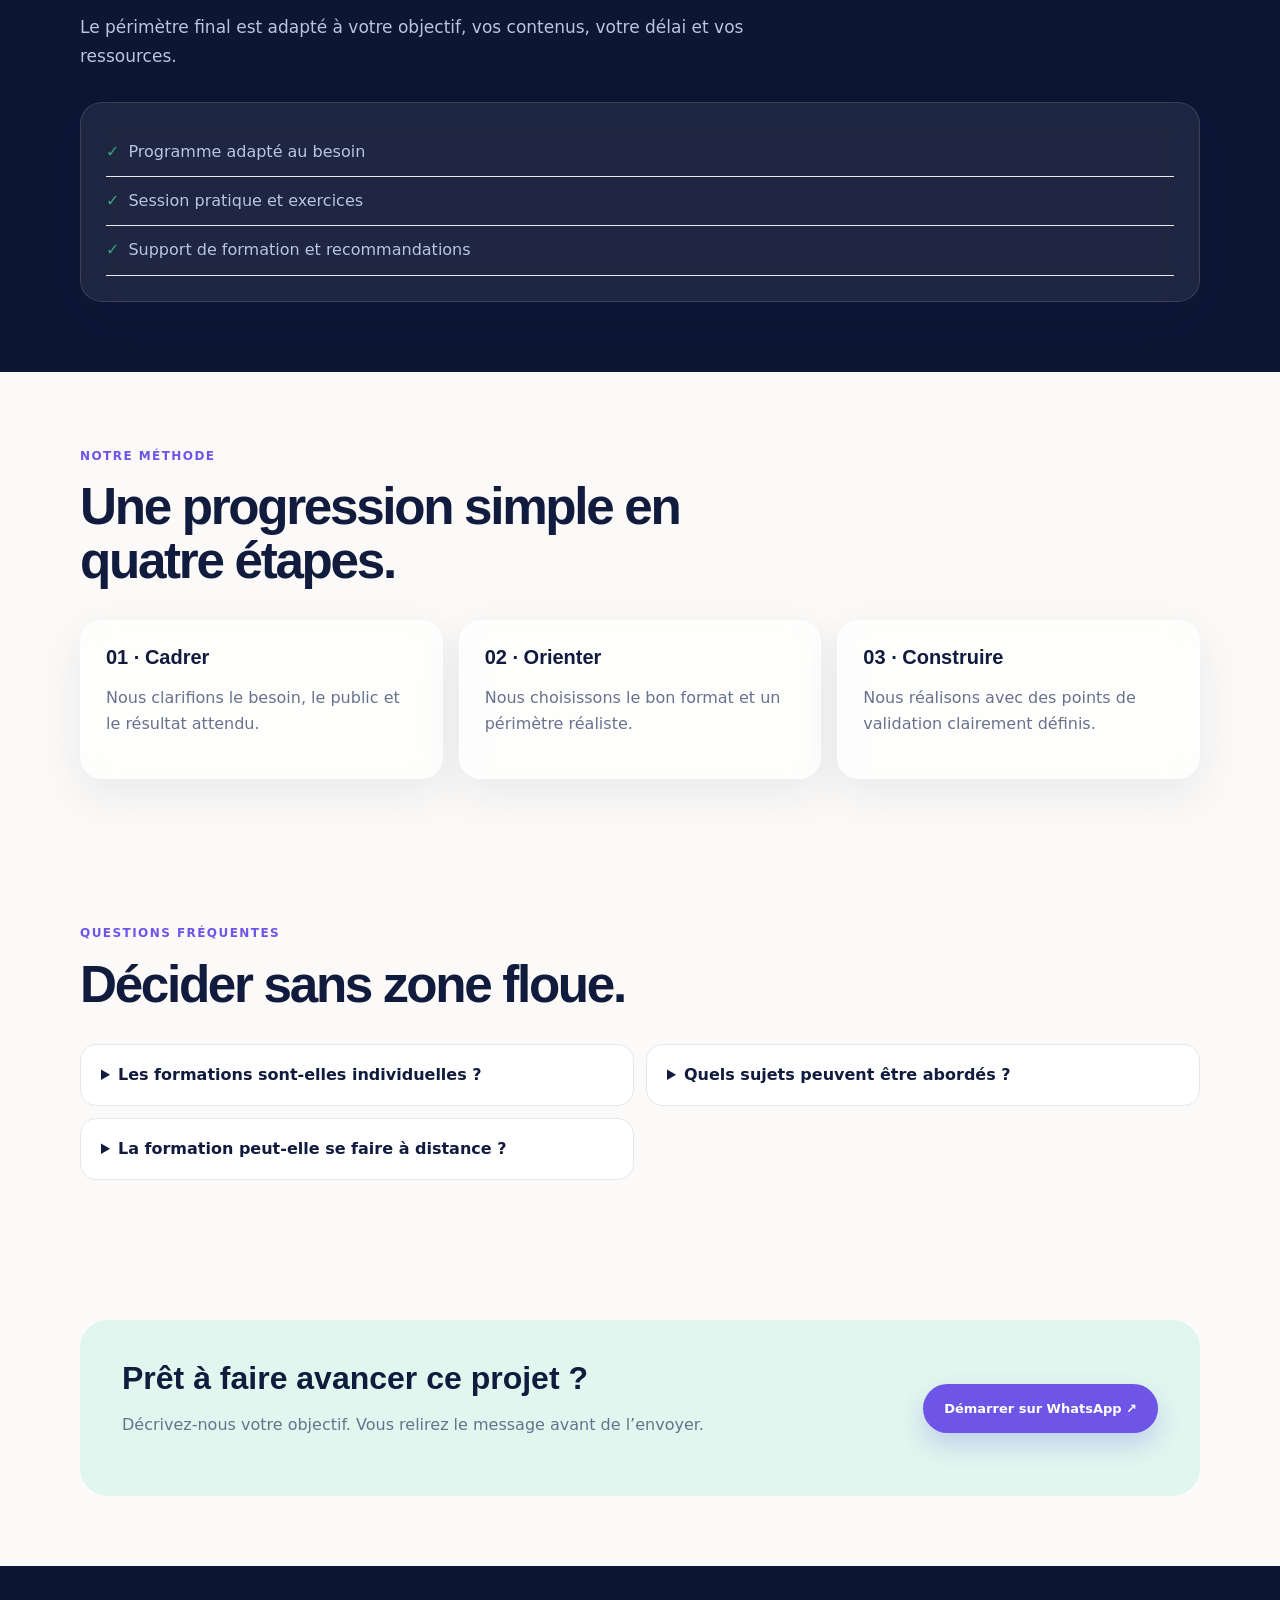
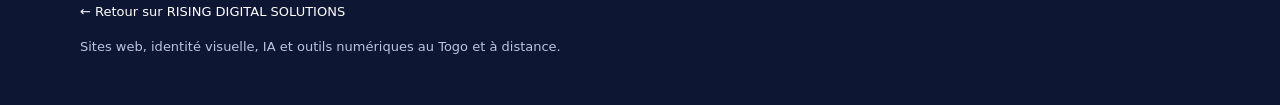
<file: services/formation-informatique/index.html>
<!doctype html><html lang="fr"><head><meta charset="utf-8"><meta name="viewport" content="width=device-width, initial-scale=1"><title>Formation informatique et numérique au Togo | RISING DIGITAL SOLUTIONS</title><meta name="description" content="Nous proposons des formations et accompagnements pratiques pour développer les compétences numériques des particuliers, équipes et organisations."><meta name="robots" content="index,follow"><link rel="canonical" href="https://risingdigitalsolutions.pages.dev/services/formation-informatique/"><meta name="theme-color" content="#101b3d"><meta property="og:locale" content="fr_FR"><meta property="og:type" content="website"><meta property="og:site_name" content="RISING DIGITAL SOLUTIONS"><meta property="og:title" content="Formation informatique et numérique au Togo"><meta property="og:description" content="Apprenez une compétence utile avec une progression claire, pratique et adaptée à votre niveau."><meta property="og:url" content="https://risingdigitalsolutions.pages.dev/services/formation-informatique/"><meta property="og:image" content="https://risingdigitalsolutions.pages.dev/og-social-card.jpg"><meta property="og:image:width" content="1200"><meta property="og:image:height" content="675"><meta property="og:image:alt" content="RISING DIGITAL SOLUTIONS — Formation informatique et numérique au Togo"><meta name="twitter:card" content="summary_large_image"><meta name="twitter:title" content="Formation informatique et numérique au Togo"><meta name="twitter:description" content="Apprenez une compétence utile avec une progression claire, pratique et adaptée à votre niveau."><meta name="twitter:image" content="https://risingdigitalsolutions.pages.dev/og-social-card.jpg"><link rel="stylesheet" href="../service-page.css"><script type="application/ld+json">{"@context": "https://schema.org", "@type": "Service", "name": "Formation informatique et numérique au Togo", "serviceType": "Formation informatique et numérique au Togo", "description": "Nous proposons des formations et accompagnements pratiques pour développer les compétences numériques des particuliers, équipes et organisations.", "provider": {"@type": "ProfessionalService", "name": "RISING DIGITAL SOLUTIONS", "url": "https://risingdigitalsolutions.pages.dev"}, "areaServed": {"@type": "Country", "name": "Togo"}, "url": "https://risingdigitalsolutions.pages.dev/services/formation-informatique/"}</script><script type="application/ld+json">{"@context": "https://schema.org", "@type": "BreadcrumbList", "itemListElement": [{"@type": "ListItem", "position": 1, "name": "Accueil", "item": "https://risingdigitalsolutions.pages.dev/"}, {"@type": "ListItem", "position": 2, "name": "Services", "item": "https://risingdigitalsolutions.pages.dev/#catalogue"}, {"@type": "ListItem", "position": 3, "name": "Formation informatique et numérique au Togo", "item": "https://risingdigitalsolutions.pages.dev/services/formation-informatique/"}]}</script><script type="application/ld+json">{"@context": "https://schema.org", "@type": "FAQPage", "mainEntity": [{"@type": "Question", "name": "Les formations sont-elles individuelles ?", "acceptedAnswer": {"@type": "Answer", "text": "Elles peuvent être individuelles ou organisées pour une petite équipe selon l’objectif."}}, {"@type": "Question", "name": "Quels sujets peuvent être abordés ?", "acceptedAnswer": {"@type": "Answer", "text": "Bureautique, outils numériques, IA, création de contenu, organisation et usages professionnels peuvent être étudiés."}}, {"@type": "Question", "name": "La formation peut-elle se faire à distance ?", "acceptedAnswer": {"@type": "Answer", "text": "Oui. Les sessions et supports peuvent être adaptés à un format à distance."}}]}</script></head><body><div class="top"><div class="wrap"><span>Studio numérique indépendant · Agbelouvé, Togo</span><span>À distance possible</span></div></div><header class="header"><div class="wrap nav"><a class="brand" href="https://risingdigitalsolutions.pages.dev/">RISING<small>DIGITAL SOLUTIONS</small></a><nav class="navlinks"><a href="https://risingdigitalsolutions.pages.dev/#services-phares">Services</a><a href="https://risingdigitalsolutions.pages.dev/#solutions">Solutions</a><a href="https://risingdigitalsolutions.pages.dev/#contact">Contact</a></nav><a class="btn btn-primary" href="https://wa.me/22893392515?text=Bonjour%2C%20je%20souhaite%20en%20savoir%20plus%20sur%20le%20service%20Formation%20informatique%20et%20num%C3%A9rique%20au%20Togo.%20Mon%20objectif%20est%20%3A%20%5B%C3%A0%20pr%C3%A9ciser%5D." target="_blank" rel="noopener">Parler du projet ↗</a></div></header><main><section class="hero"><div class="wrap"><div class="crumbs"><a href="https://risingdigitalsolutions.pages.dev/">Accueil</a> / <a href="https://risingdigitalsolutions.pages.dev/#catalogue">Services</a> / Formation informatique et numérique au Togo</div><div class="hero-grid"><div><span class="eyebrow">Compétences &amp; autonomie</span><h1>Formation informatique et numérique au Togo</h1><p class="lead">Apprenez une compétence utile avec une progression claire, pratique et adaptée à votre niveau.</p><p>Nous proposons des formations et accompagnements pratiques pour développer les compétences numériques des particuliers, équipes et organisations.</p><a class="btn btn-primary" href="https://wa.me/22893392515?text=Bonjour%2C%20je%20souhaite%20en%20savoir%20plus%20sur%20le%20service%20Formation%20informatique%20et%20num%C3%A9rique%20au%20Togo.%20Mon%20objectif%20est%20%3A%20%5B%C3%A0%20pr%C3%A9ciser%5D." target="_blank" rel="noopener">Demander une orientation ↗</a></div><div class="hero-art"><h2>Un service pensé autour de votre prochain résultat.</h2><p>Besoin, cadrage, réalisation et transmission : nous avançons avec un périmètre clair.</p><span class="eyebrow" style="color:#a8f1d2">10 000 – 50 000 F CFA</span></div></div></div></section><section class="section"><div class="wrap"><div class="section-head"><span class="eyebrow">Ce que ce service doit changer</span><h2>Plus de clarté. Plus de confiance. Plus d’impact.</h2></div><div class="grid"><article class="card"><h3>Apprendre à partir de situations réelles</h3><p>Nous proposons des formations et accompagnements pratiques pour développer les compétences numériques des particuliers, équipes et organisations.</p></article><article class="card"><h3>Progresser avec des exercices directement utiles</h3><p>Nous proposons des formations et accompagnements pratiques pour développer les compétences numériques des particuliers, équipes et organisations.</p></article><article class="card"><h3>Repartir avec des supports de référence</h3><p>Nous proposons des formations et accompagnements pratiques pour développer les compétences numériques des particuliers, équipes et organisations.</p></article></div></div></section><section class="section dark"><div class="wrap"><div class="section-head"><span class="eyebrow" style="color:#a8f1d2">Livrables</span><h2>Un résultat utilisable, pas seulement une promesse.</h2><p>Le périmètre final est adapté à votre objectif, vos contenus, votre délai et vos ressources.</p></div><div class="card"><ul class="checklist"><li>Programme adapté au besoin</li><li>Session pratique et exercices</li><li>Support de formation et recommandations</li></ul></div></div></section><section class="section"><div class="wrap"><div class="section-head"><span class="eyebrow">Notre méthode</span><h2>Une progression simple en quatre étapes.</h2></div><div class="grid"><article class="card"><h3>01 · Cadrer</h3><p>Nous clarifions le besoin, le public et le résultat attendu.</p></article><article class="card"><h3>02 · Orienter</h3><p>Nous choisissons le bon format et un périmètre réaliste.</p></article><article class="card"><h3>03 · Construire</h3><p>Nous réalisons avec des points de validation clairement définis.</p></article></div></div></section><section class="section" id="faq"><div class="wrap"><div class="section-head"><span class="eyebrow">Questions fréquentes</span><h2>Décider sans zone floue.</h2></div><div class="faq"><details><summary>Les formations sont-elles individuelles ?</summary><p>Elles peuvent être individuelles ou organisées pour une petite équipe selon l’objectif.</p></details><details><summary>Quels sujets peuvent être abordés ?</summary><p>Bureautique, outils numériques, IA, création de contenu, organisation et usages professionnels peuvent être étudiés.</p></details><details><summary>La formation peut-elle se faire à distance ?</summary><p>Oui. Les sessions et supports peuvent être adaptés à un format à distance.</p></details></div></div></section><section class="section"><div class="wrap"><div class="cta"><div><h2>Prêt à faire avancer ce projet ?</h2><p>Décrivez-nous votre objectif. Vous relirez le message avant de l’envoyer.</p></div><a class="btn btn-primary" href="https://wa.me/22893392515?text=Bonjour%2C%20je%20souhaite%20en%20savoir%20plus%20sur%20le%20service%20Formation%20informatique%20et%20num%C3%A9rique%20au%20Togo.%20Mon%20objectif%20est%20%3A%20%5B%C3%A0%20pr%C3%A9ciser%5D." target="_blank" rel="noopener">Démarrer sur WhatsApp ↗</a></div></div></section></main><footer class="footer"><div class="wrap"><a href="https://risingdigitalsolutions.pages.dev/">← Retour sur RISING DIGITAL SOLUTIONS</a><p>Sites web, identité visuelle, IA et outils numériques au Togo et à distance.</p></div></footer></body></html>
</file>
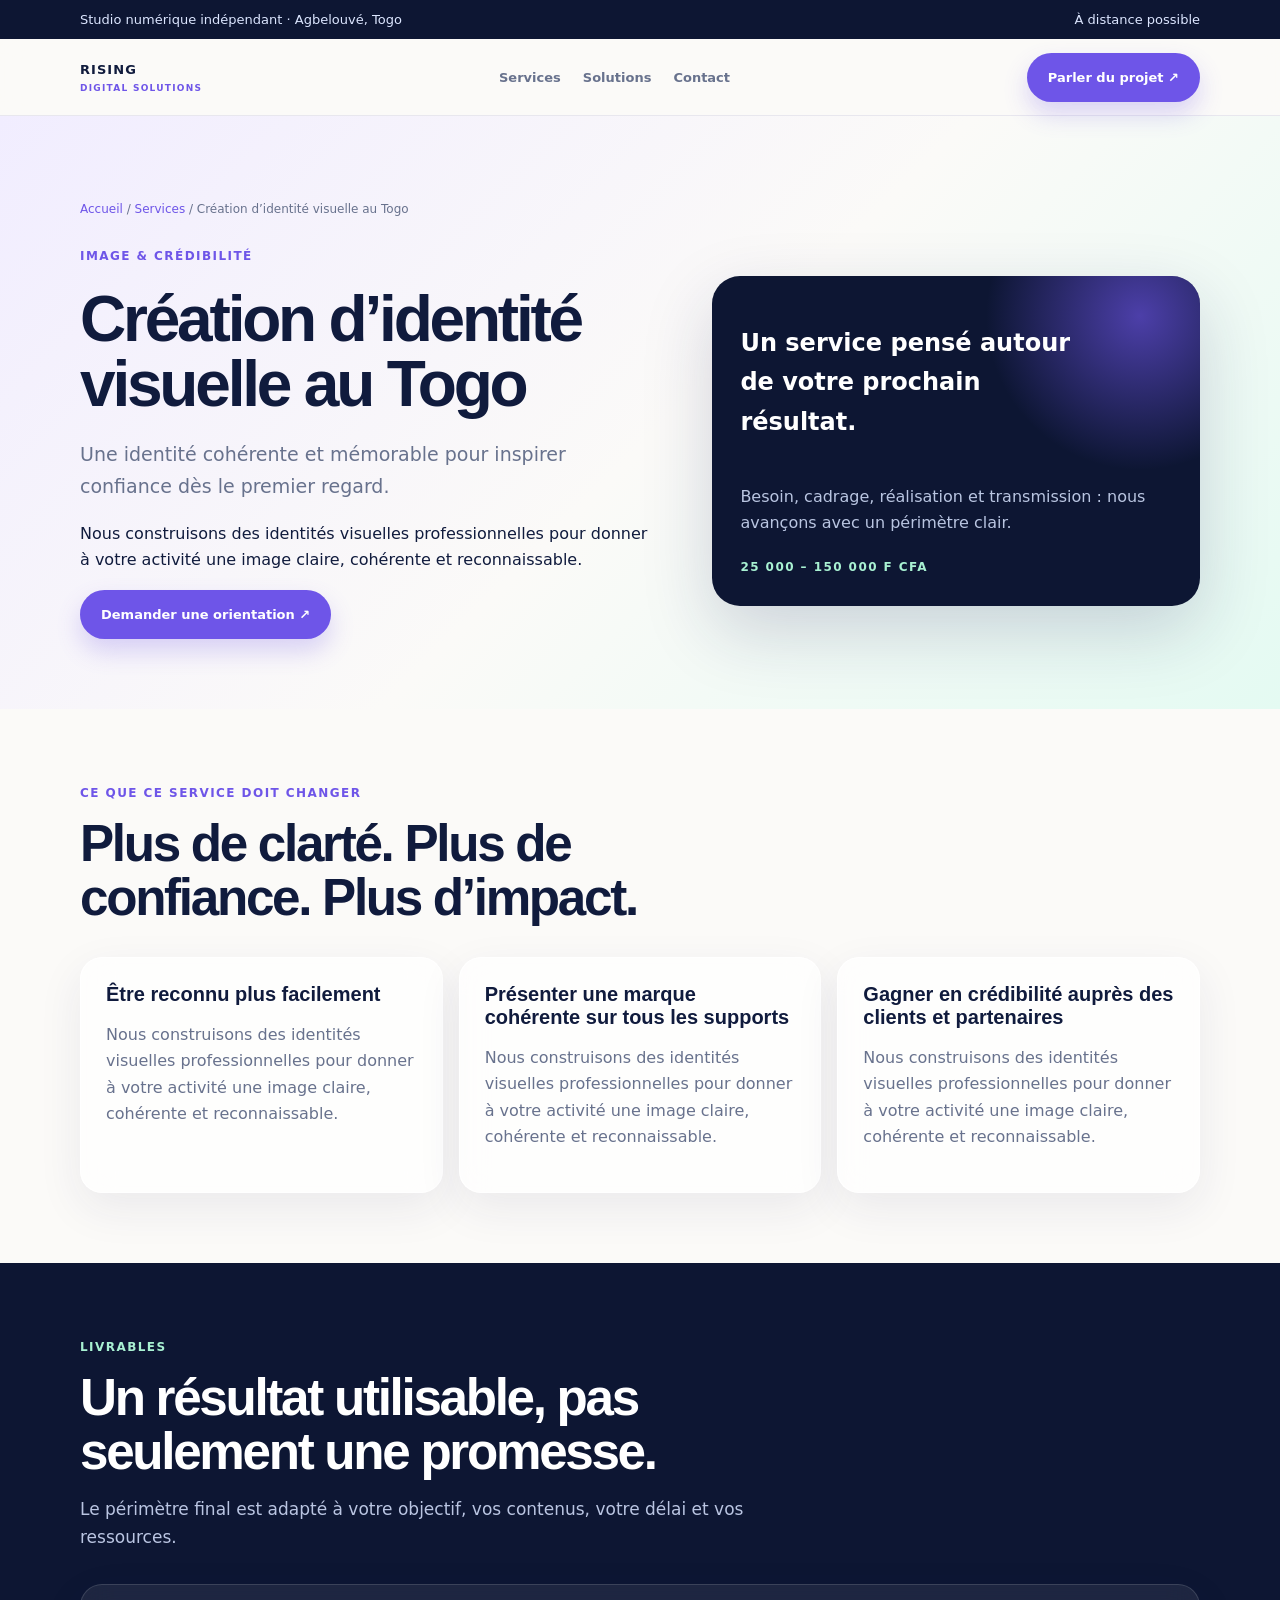
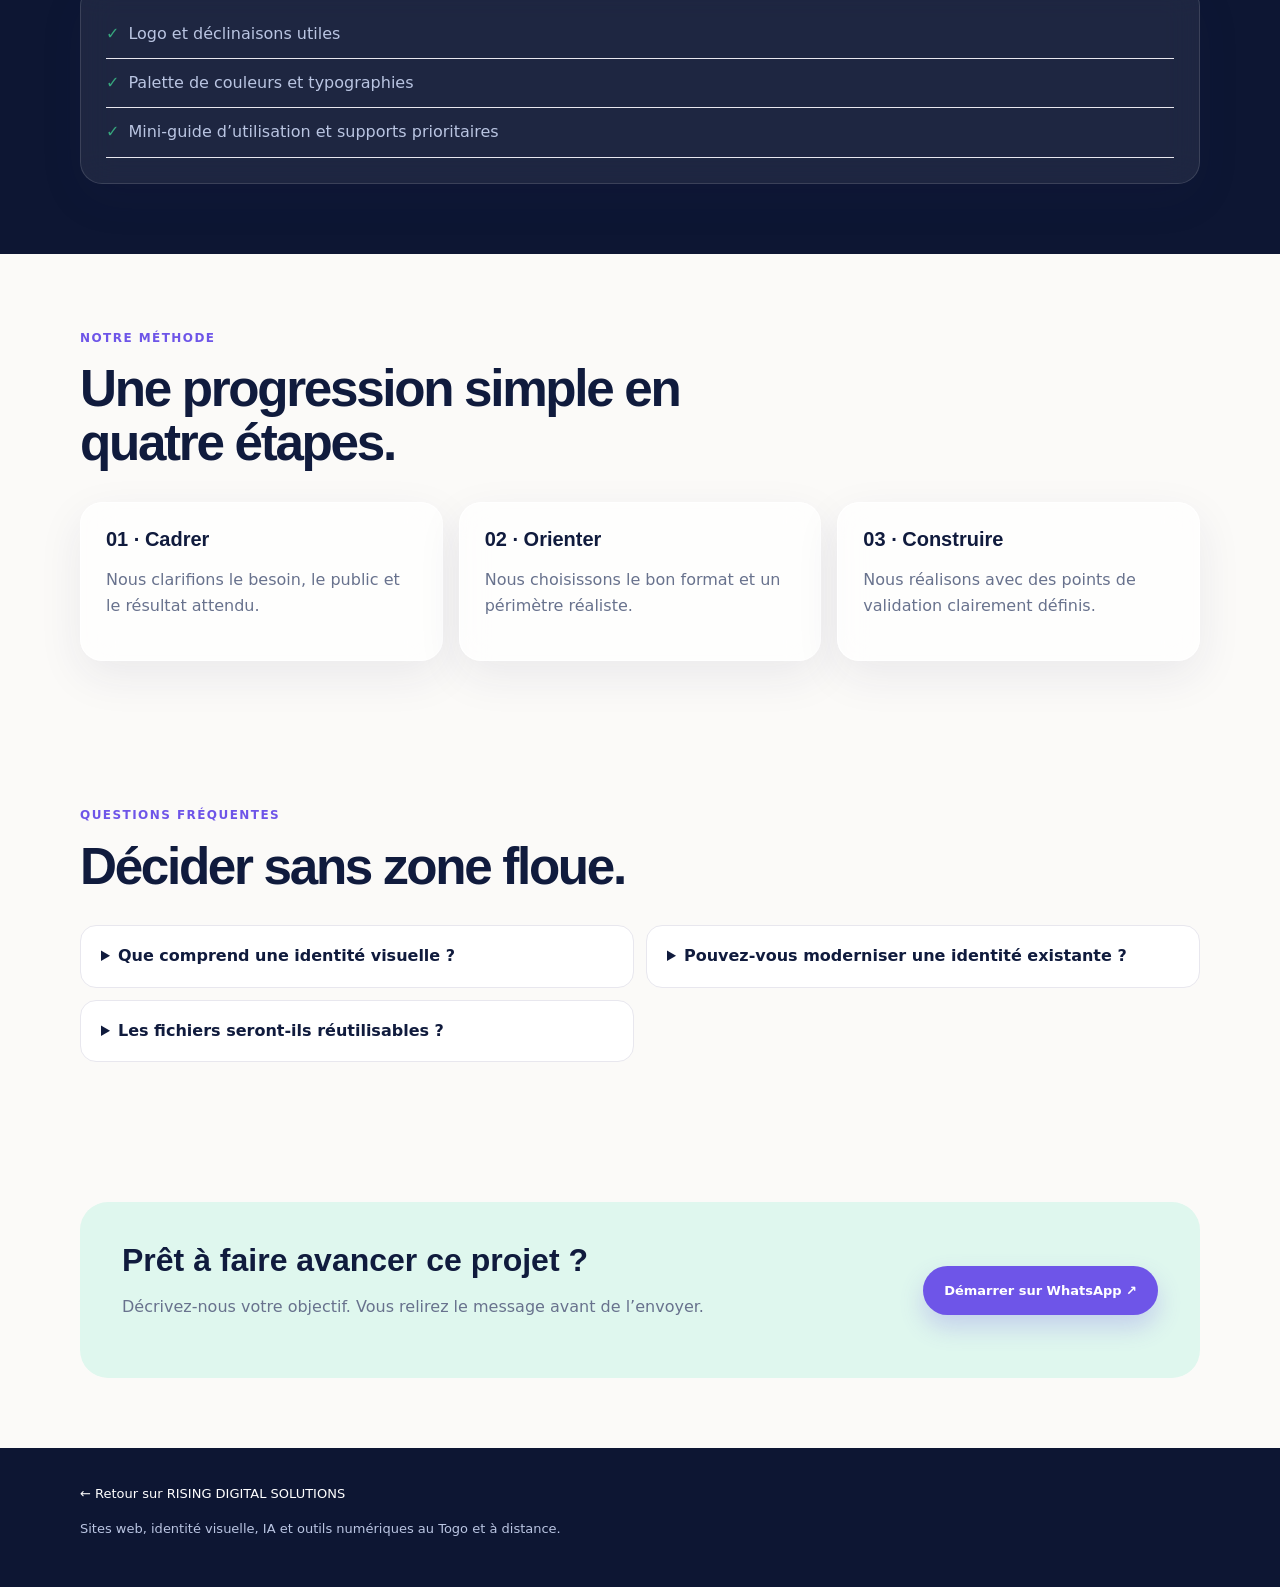
<file: services/identite-visuelle/index.html>
<!doctype html><html lang="fr"><head><meta charset="utf-8"><meta name="viewport" content="width=device-width, initial-scale=1"><title>Création d’identité visuelle au Togo | RISING DIGITAL SOLUTIONS</title><meta name="description" content="Nous construisons des identités visuelles professionnelles pour donner à votre activité une image claire, cohérente et reconnaissable."><meta name="robots" content="index,follow"><link rel="canonical" href="https://risingdigitalsolutions.pages.dev/services/identite-visuelle/"><meta name="theme-color" content="#101b3d"><meta property="og:locale" content="fr_FR"><meta property="og:type" content="website"><meta property="og:site_name" content="RISING DIGITAL SOLUTIONS"><meta property="og:title" content="Création d’identité visuelle au Togo"><meta property="og:description" content="Une identité cohérente et mémorable pour inspirer confiance dès le premier regard."><meta property="og:url" content="https://risingdigitalsolutions.pages.dev/services/identite-visuelle/"><meta property="og:image" content="https://risingdigitalsolutions.pages.dev/og-social-card.jpg"><meta property="og:image:width" content="1200"><meta property="og:image:height" content="675"><meta property="og:image:alt" content="RISING DIGITAL SOLUTIONS — Création d’identité visuelle au Togo"><meta name="twitter:card" content="summary_large_image"><meta name="twitter:title" content="Création d’identité visuelle au Togo"><meta name="twitter:description" content="Une identité cohérente et mémorable pour inspirer confiance dès le premier regard."><meta name="twitter:image" content="https://risingdigitalsolutions.pages.dev/og-social-card.jpg"><link rel="stylesheet" href="../service-page.css"><script type="application/ld+json">{"@context": "https://schema.org", "@type": "Service", "name": "Création d’identité visuelle au Togo", "serviceType": "Création d’identité visuelle au Togo", "description": "Nous construisons des identités visuelles professionnelles pour donner à votre activité une image claire, cohérente et reconnaissable.", "provider": {"@type": "ProfessionalService", "name": "RISING DIGITAL SOLUTIONS", "url": "https://risingdigitalsolutions.pages.dev"}, "areaServed": {"@type": "Country", "name": "Togo"}, "url": "https://risingdigitalsolutions.pages.dev/services/identite-visuelle/"}</script><script type="application/ld+json">{"@context": "https://schema.org", "@type": "BreadcrumbList", "itemListElement": [{"@type": "ListItem", "position": 1, "name": "Accueil", "item": "https://risingdigitalsolutions.pages.dev/"}, {"@type": "ListItem", "position": 2, "name": "Services", "item": "https://risingdigitalsolutions.pages.dev/#catalogue"}, {"@type": "ListItem", "position": 3, "name": "Création d’identité visuelle au Togo", "item": "https://risingdigitalsolutions.pages.dev/services/identite-visuelle/"}]}</script><script type="application/ld+json">{"@context": "https://schema.org", "@type": "FAQPage", "mainEntity": [{"@type": "Question", "name": "Que comprend une identité visuelle ?", "acceptedAnswer": {"@type": "Answer", "text": "Selon le besoin, elle peut inclure le logo, les couleurs, les typographies, les règles d’utilisation et les supports prioritaires."}}, {"@type": "Question", "name": "Pouvez-vous moderniser une identité existante ?", "acceptedAnswer": {"@type": "Answer", "text": "Oui. Nous pouvons faire évoluer une identité sans perdre les éléments importants déjà reconnus."}}, {"@type": "Question", "name": "Les fichiers seront-ils réutilisables ?", "acceptedAnswer": {"@type": "Answer", "text": "Oui. Les livrables sont préparés pour les usages numériques et imprimés prévus au projet."}}]}</script></head><body><div class="top"><div class="wrap"><span>Studio numérique indépendant · Agbelouvé, Togo</span><span>À distance possible</span></div></div><header class="header"><div class="wrap nav"><a class="brand" href="https://risingdigitalsolutions.pages.dev/">RISING<small>DIGITAL SOLUTIONS</small></a><nav class="navlinks"><a href="https://risingdigitalsolutions.pages.dev/#services-phares">Services</a><a href="https://risingdigitalsolutions.pages.dev/#solutions">Solutions</a><a href="https://risingdigitalsolutions.pages.dev/#contact">Contact</a></nav><a class="btn btn-primary" href="https://wa.me/22893392515?text=Bonjour%2C%20je%20souhaite%20en%20savoir%20plus%20sur%20le%20service%20Cr%C3%A9ation%20d%E2%80%99identit%C3%A9%20visuelle%20au%20Togo.%20Mon%20objectif%20est%20%3A%20%5B%C3%A0%20pr%C3%A9ciser%5D." target="_blank" rel="noopener">Parler du projet ↗</a></div></header><main><section class="hero"><div class="wrap"><div class="crumbs"><a href="https://risingdigitalsolutions.pages.dev/">Accueil</a> / <a href="https://risingdigitalsolutions.pages.dev/#catalogue">Services</a> / Création d’identité visuelle au Togo</div><div class="hero-grid"><div><span class="eyebrow">Image &amp; crédibilité</span><h1>Création d’identité visuelle au Togo</h1><p class="lead">Une identité cohérente et mémorable pour inspirer confiance dès le premier regard.</p><p>Nous construisons des identités visuelles professionnelles pour donner à votre activité une image claire, cohérente et reconnaissable.</p><a class="btn btn-primary" href="https://wa.me/22893392515?text=Bonjour%2C%20je%20souhaite%20en%20savoir%20plus%20sur%20le%20service%20Cr%C3%A9ation%20d%E2%80%99identit%C3%A9%20visuelle%20au%20Togo.%20Mon%20objectif%20est%20%3A%20%5B%C3%A0%20pr%C3%A9ciser%5D." target="_blank" rel="noopener">Demander une orientation ↗</a></div><div class="hero-art"><h2>Un service pensé autour de votre prochain résultat.</h2><p>Besoin, cadrage, réalisation et transmission : nous avançons avec un périmètre clair.</p><span class="eyebrow" style="color:#a8f1d2">25 000 – 150 000 F CFA</span></div></div></div></section><section class="section"><div class="wrap"><div class="section-head"><span class="eyebrow">Ce que ce service doit changer</span><h2>Plus de clarté. Plus de confiance. Plus d’impact.</h2></div><div class="grid"><article class="card"><h3>Être reconnu plus facilement</h3><p>Nous construisons des identités visuelles professionnelles pour donner à votre activité une image claire, cohérente et reconnaissable.</p></article><article class="card"><h3>Présenter une marque cohérente sur tous les supports</h3><p>Nous construisons des identités visuelles professionnelles pour donner à votre activité une image claire, cohérente et reconnaissable.</p></article><article class="card"><h3>Gagner en crédibilité auprès des clients et partenaires</h3><p>Nous construisons des identités visuelles professionnelles pour donner à votre activité une image claire, cohérente et reconnaissable.</p></article></div></div></section><section class="section dark"><div class="wrap"><div class="section-head"><span class="eyebrow" style="color:#a8f1d2">Livrables</span><h2>Un résultat utilisable, pas seulement une promesse.</h2><p>Le périmètre final est adapté à votre objectif, vos contenus, votre délai et vos ressources.</p></div><div class="card"><ul class="checklist"><li>Logo et déclinaisons utiles</li><li>Palette de couleurs et typographies</li><li>Mini-guide d’utilisation et supports prioritaires</li></ul></div></div></section><section class="section"><div class="wrap"><div class="section-head"><span class="eyebrow">Notre méthode</span><h2>Une progression simple en quatre étapes.</h2></div><div class="grid"><article class="card"><h3>01 · Cadrer</h3><p>Nous clarifions le besoin, le public et le résultat attendu.</p></article><article class="card"><h3>02 · Orienter</h3><p>Nous choisissons le bon format et un périmètre réaliste.</p></article><article class="card"><h3>03 · Construire</h3><p>Nous réalisons avec des points de validation clairement définis.</p></article></div></div></section><section class="section" id="faq"><div class="wrap"><div class="section-head"><span class="eyebrow">Questions fréquentes</span><h2>Décider sans zone floue.</h2></div><div class="faq"><details><summary>Que comprend une identité visuelle ?</summary><p>Selon le besoin, elle peut inclure le logo, les couleurs, les typographies, les règles d’utilisation et les supports prioritaires.</p></details><details><summary>Pouvez-vous moderniser une identité existante ?</summary><p>Oui. Nous pouvons faire évoluer une identité sans perdre les éléments importants déjà reconnus.</p></details><details><summary>Les fichiers seront-ils réutilisables ?</summary><p>Oui. Les livrables sont préparés pour les usages numériques et imprimés prévus au projet.</p></details></div></div></section><section class="section"><div class="wrap"><div class="cta"><div><h2>Prêt à faire avancer ce projet ?</h2><p>Décrivez-nous votre objectif. Vous relirez le message avant de l’envoyer.</p></div><a class="btn btn-primary" href="https://wa.me/22893392515?text=Bonjour%2C%20je%20souhaite%20en%20savoir%20plus%20sur%20le%20service%20Cr%C3%A9ation%20d%E2%80%99identit%C3%A9%20visuelle%20au%20Togo.%20Mon%20objectif%20est%20%3A%20%5B%C3%A0%20pr%C3%A9ciser%5D." target="_blank" rel="noopener">Démarrer sur WhatsApp ↗</a></div></div></section></main><footer class="footer"><div class="wrap"><a href="https://risingdigitalsolutions.pages.dev/">← Retour sur RISING DIGITAL SOLUTIONS</a><p>Sites web, identité visuelle, IA et outils numériques au Togo et à distance.</p></div></footer></body></html>
</file>
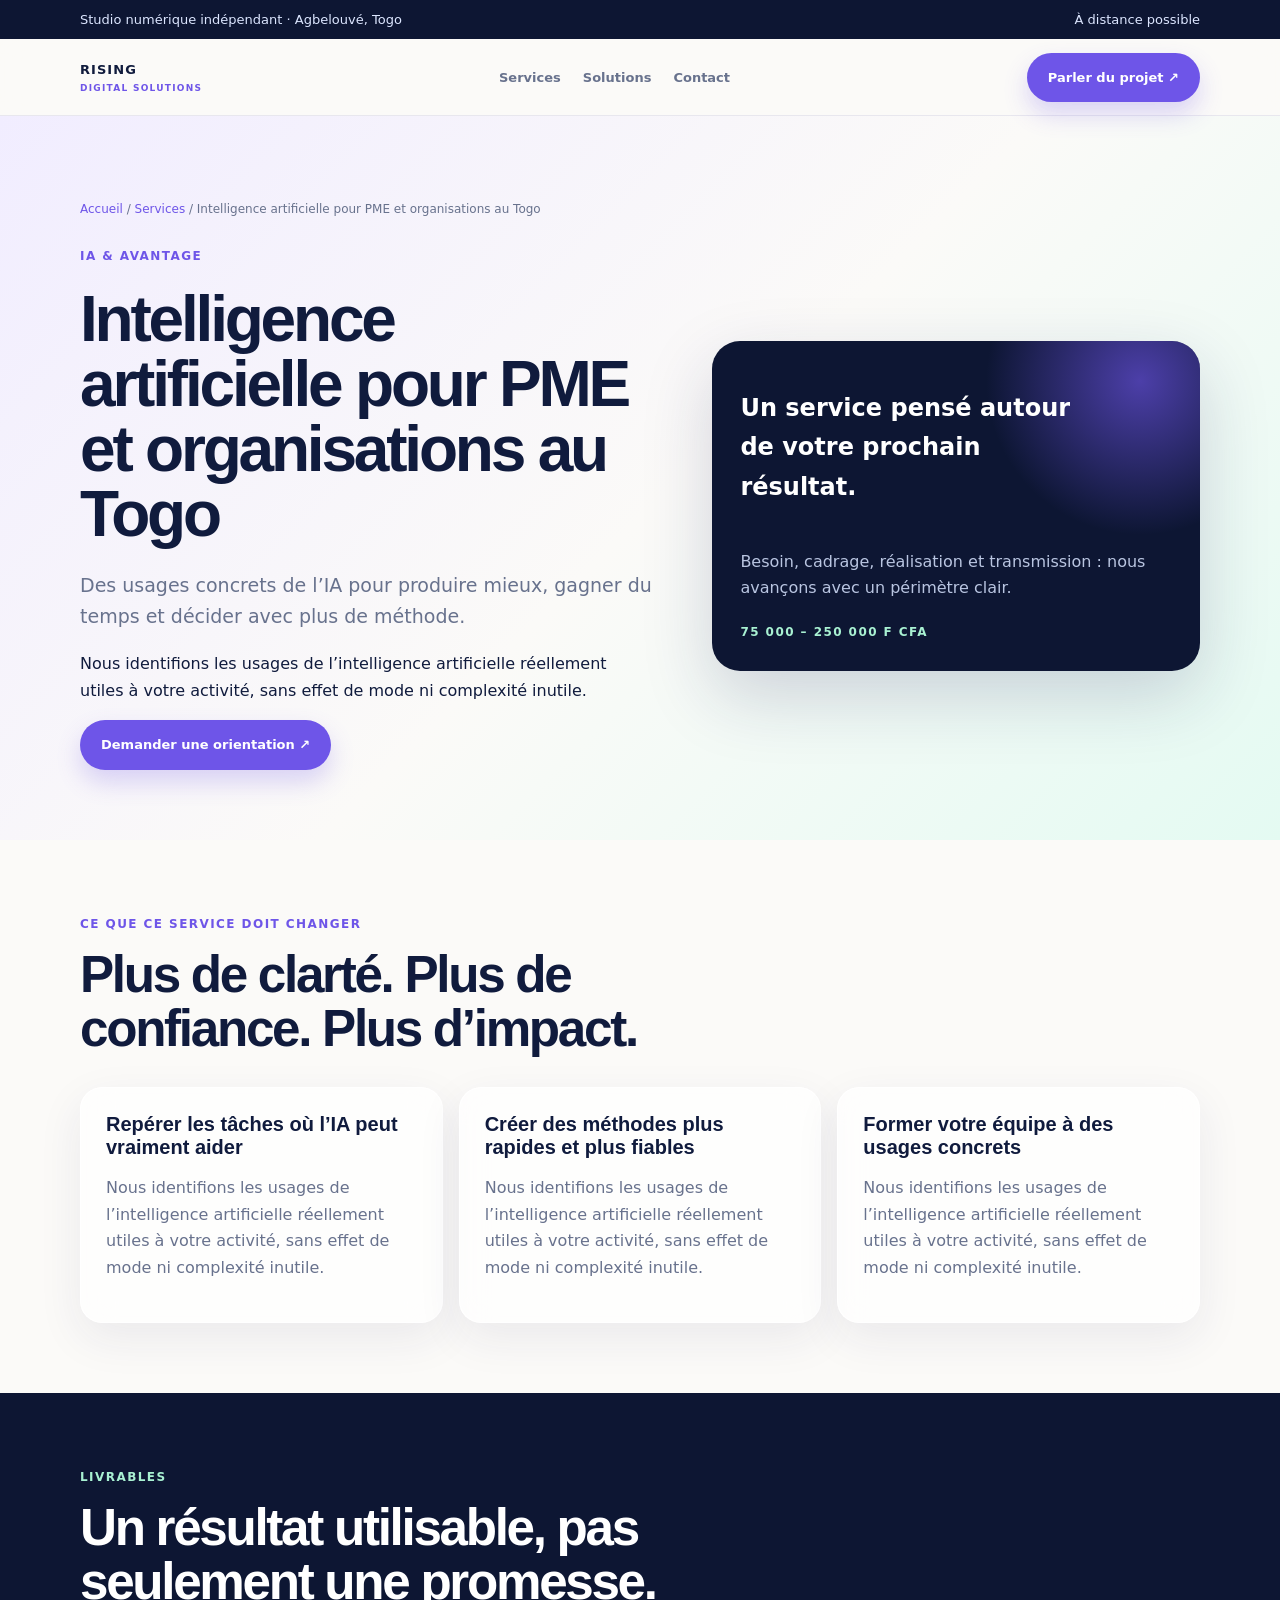
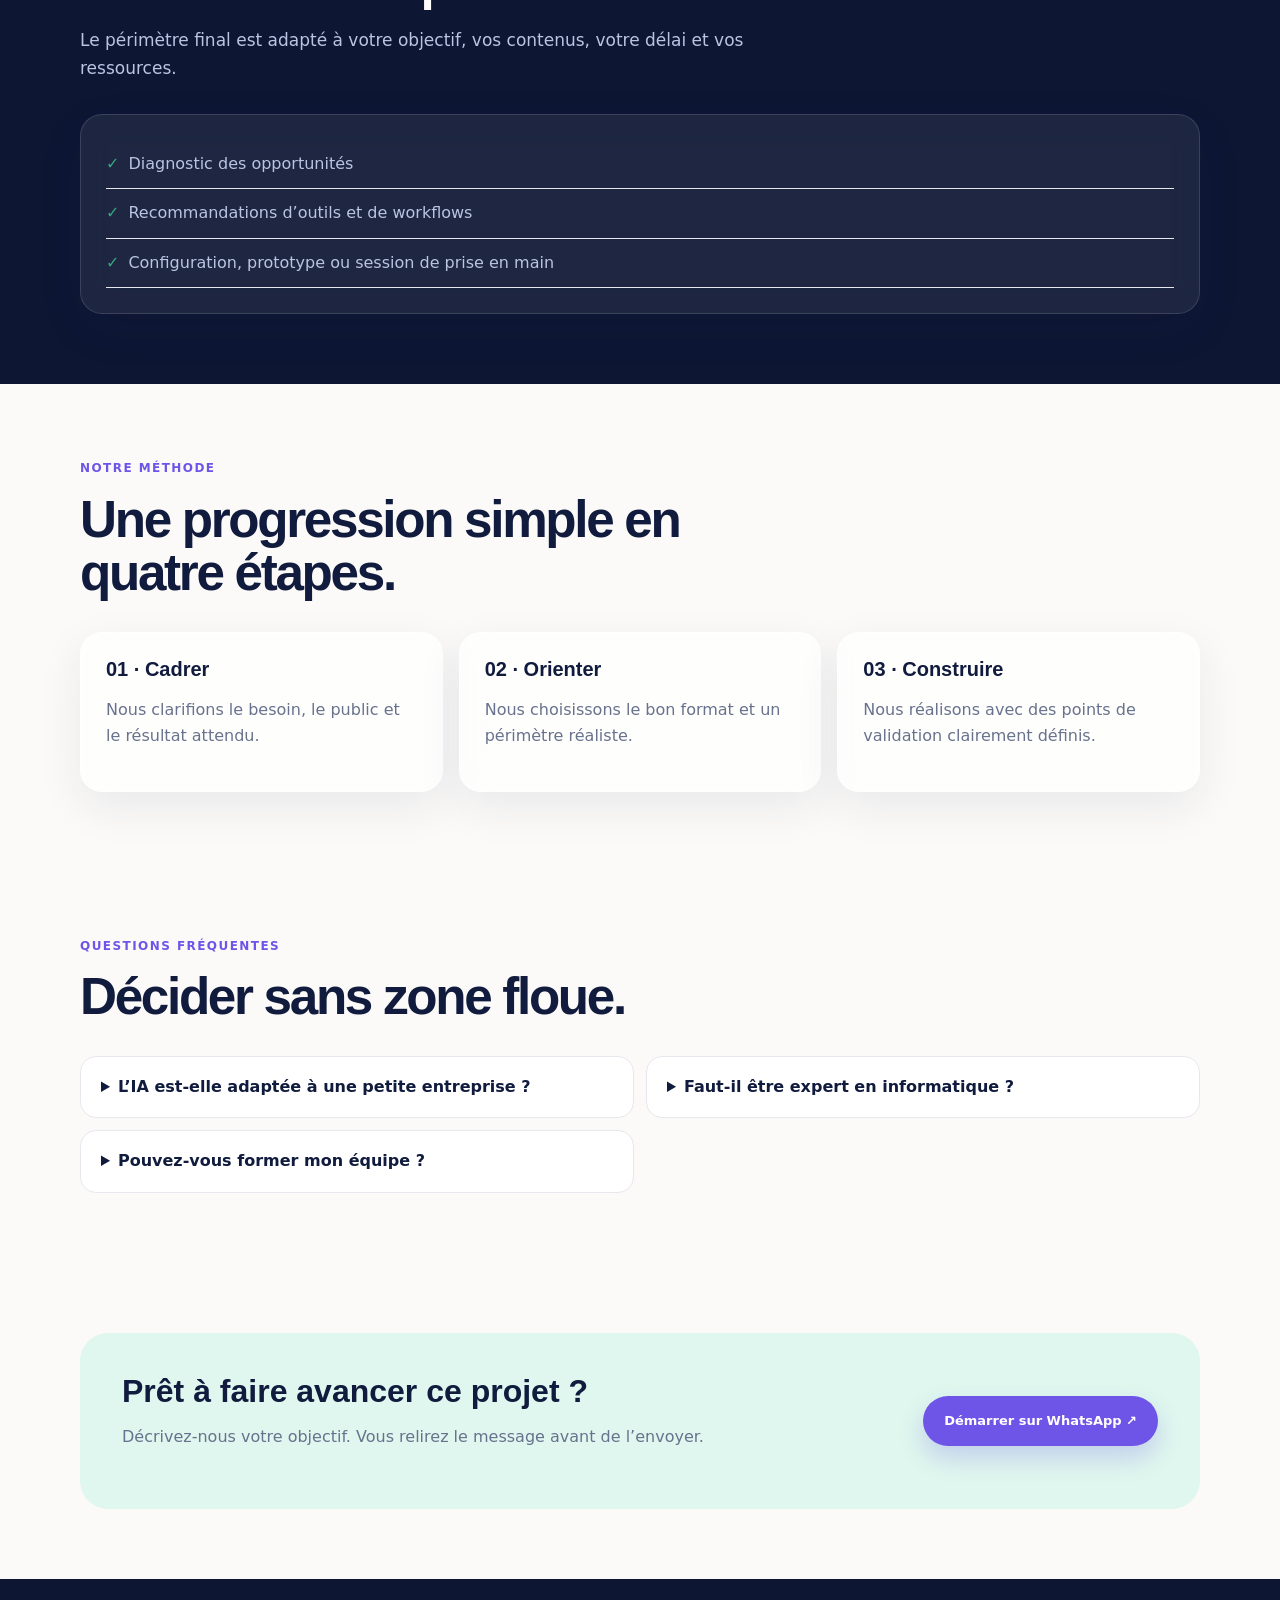
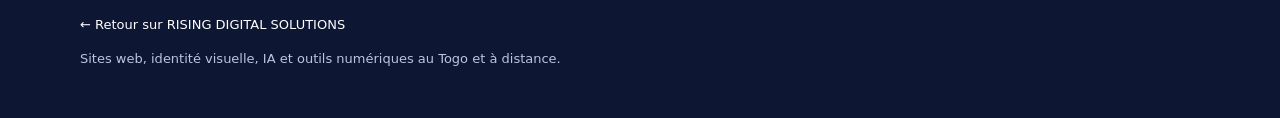
<file: services/intelligence-artificielle/index.html>
<!doctype html><html lang="fr"><head><meta charset="utf-8"><meta name="viewport" content="width=device-width, initial-scale=1"><title>Intelligence artificielle pour PME et organisations au Togo | RISING DIGITAL SOLUTIONS</title><meta name="description" content="Nous identifions les usages de l’intelligence artificielle réellement utiles à votre activité, sans effet de mode ni complexité inutile."><meta name="robots" content="index,follow"><link rel="canonical" href="https://risingdigitalsolutions.pages.dev/services/intelligence-artificielle/"><meta name="theme-color" content="#101b3d"><meta property="og:locale" content="fr_FR"><meta property="og:type" content="website"><meta property="og:site_name" content="RISING DIGITAL SOLUTIONS"><meta property="og:title" content="Intelligence artificielle pour PME et organisations au Togo"><meta property="og:description" content="Des usages concrets de l’IA pour produire mieux, gagner du temps et décider avec plus de méthode."><meta property="og:url" content="https://risingdigitalsolutions.pages.dev/services/intelligence-artificielle/"><meta property="og:image" content="https://risingdigitalsolutions.pages.dev/og-social-card.jpg"><meta property="og:image:width" content="1200"><meta property="og:image:height" content="675"><meta property="og:image:alt" content="RISING DIGITAL SOLUTIONS — Intelligence artificielle pour PME et organisations au Togo"><meta name="twitter:card" content="summary_large_image"><meta name="twitter:title" content="Intelligence artificielle pour PME et organisations au Togo"><meta name="twitter:description" content="Des usages concrets de l’IA pour produire mieux, gagner du temps et décider avec plus de méthode."><meta name="twitter:image" content="https://risingdigitalsolutions.pages.dev/og-social-card.jpg"><link rel="stylesheet" href="../service-page.css"><script type="application/ld+json">{"@context": "https://schema.org", "@type": "Service", "name": "Intelligence artificielle pour PME et organisations au Togo", "serviceType": "Intelligence artificielle pour PME et organisations au Togo", "description": "Nous identifions les usages de l’intelligence artificielle réellement utiles à votre activité, sans effet de mode ni complexité inutile.", "provider": {"@type": "ProfessionalService", "name": "RISING DIGITAL SOLUTIONS", "url": "https://risingdigitalsolutions.pages.dev"}, "areaServed": {"@type": "Country", "name": "Togo"}, "url": "https://risingdigitalsolutions.pages.dev/services/intelligence-artificielle/"}</script><script type="application/ld+json">{"@context": "https://schema.org", "@type": "BreadcrumbList", "itemListElement": [{"@type": "ListItem", "position": 1, "name": "Accueil", "item": "https://risingdigitalsolutions.pages.dev/"}, {"@type": "ListItem", "position": 2, "name": "Services", "item": "https://risingdigitalsolutions.pages.dev/#catalogue"}, {"@type": "ListItem", "position": 3, "name": "Intelligence artificielle pour PME et organisations au Togo", "item": "https://risingdigitalsolutions.pages.dev/services/intelligence-artificielle/"}]}</script><script type="application/ld+json">{"@context": "https://schema.org", "@type": "FAQPage", "mainEntity": [{"@type": "Question", "name": "L’IA est-elle adaptée à une petite entreprise ?", "acceptedAnswer": {"@type": "Answer", "text": "Oui. Les meilleurs résultats commencent souvent par une tâche précise et répétitive, avec un objectif mesurable."}}, {"@type": "Question", "name": "Faut-il être expert en informatique ?", "acceptedAnswer": {"@type": "Answer", "text": "Non. Nous privilégions des outils compréhensibles et une prise en main progressive."}}, {"@type": "Question", "name": "Pouvez-vous former mon équipe ?", "acceptedAnswer": {"@type": "Answer", "text": "Oui. La formation et la documentation peuvent être incluses dans le dispositif."}}]}</script></head><body><div class="top"><div class="wrap"><span>Studio numérique indépendant · Agbelouvé, Togo</span><span>À distance possible</span></div></div><header class="header"><div class="wrap nav"><a class="brand" href="https://risingdigitalsolutions.pages.dev/">RISING<small>DIGITAL SOLUTIONS</small></a><nav class="navlinks"><a href="https://risingdigitalsolutions.pages.dev/#services-phares">Services</a><a href="https://risingdigitalsolutions.pages.dev/#solutions">Solutions</a><a href="https://risingdigitalsolutions.pages.dev/#contact">Contact</a></nav><a class="btn btn-primary" href="https://wa.me/22893392515?text=Bonjour%2C%20je%20souhaite%20en%20savoir%20plus%20sur%20le%20service%20Intelligence%20artificielle%20pour%20PME%20et%20organisations%20au%20Togo.%20Mon%20objectif%20est%20%3A%20%5B%C3%A0%20pr%C3%A9ciser%5D." target="_blank" rel="noopener">Parler du projet ↗</a></div></header><main><section class="hero"><div class="wrap"><div class="crumbs"><a href="https://risingdigitalsolutions.pages.dev/">Accueil</a> / <a href="https://risingdigitalsolutions.pages.dev/#catalogue">Services</a> / Intelligence artificielle pour PME et organisations au Togo</div><div class="hero-grid"><div><span class="eyebrow">IA &amp; avantage</span><h1>Intelligence artificielle pour PME et organisations au Togo</h1><p class="lead">Des usages concrets de l’IA pour produire mieux, gagner du temps et décider avec plus de méthode.</p><p>Nous identifions les usages de l’intelligence artificielle réellement utiles à votre activité, sans effet de mode ni complexité inutile.</p><a class="btn btn-primary" href="https://wa.me/22893392515?text=Bonjour%2C%20je%20souhaite%20en%20savoir%20plus%20sur%20le%20service%20Intelligence%20artificielle%20pour%20PME%20et%20organisations%20au%20Togo.%20Mon%20objectif%20est%20%3A%20%5B%C3%A0%20pr%C3%A9ciser%5D." target="_blank" rel="noopener">Demander une orientation ↗</a></div><div class="hero-art"><h2>Un service pensé autour de votre prochain résultat.</h2><p>Besoin, cadrage, réalisation et transmission : nous avançons avec un périmètre clair.</p><span class="eyebrow" style="color:#a8f1d2">75 000 – 250 000 F CFA</span></div></div></div></section><section class="section"><div class="wrap"><div class="section-head"><span class="eyebrow">Ce que ce service doit changer</span><h2>Plus de clarté. Plus de confiance. Plus d’impact.</h2></div><div class="grid"><article class="card"><h3>Repérer les tâches où l’IA peut vraiment aider</h3><p>Nous identifions les usages de l’intelligence artificielle réellement utiles à votre activité, sans effet de mode ni complexité inutile.</p></article><article class="card"><h3>Créer des méthodes plus rapides et plus fiables</h3><p>Nous identifions les usages de l’intelligence artificielle réellement utiles à votre activité, sans effet de mode ni complexité inutile.</p></article><article class="card"><h3>Former votre équipe à des usages concrets</h3><p>Nous identifions les usages de l’intelligence artificielle réellement utiles à votre activité, sans effet de mode ni complexité inutile.</p></article></div></div></section><section class="section dark"><div class="wrap"><div class="section-head"><span class="eyebrow" style="color:#a8f1d2">Livrables</span><h2>Un résultat utilisable, pas seulement une promesse.</h2><p>Le périmètre final est adapté à votre objectif, vos contenus, votre délai et vos ressources.</p></div><div class="card"><ul class="checklist"><li>Diagnostic des opportunités</li><li>Recommandations d’outils et de workflows</li><li>Configuration, prototype ou session de prise en main</li></ul></div></div></section><section class="section"><div class="wrap"><div class="section-head"><span class="eyebrow">Notre méthode</span><h2>Une progression simple en quatre étapes.</h2></div><div class="grid"><article class="card"><h3>01 · Cadrer</h3><p>Nous clarifions le besoin, le public et le résultat attendu.</p></article><article class="card"><h3>02 · Orienter</h3><p>Nous choisissons le bon format et un périmètre réaliste.</p></article><article class="card"><h3>03 · Construire</h3><p>Nous réalisons avec des points de validation clairement définis.</p></article></div></div></section><section class="section" id="faq"><div class="wrap"><div class="section-head"><span class="eyebrow">Questions fréquentes</span><h2>Décider sans zone floue.</h2></div><div class="faq"><details><summary>L’IA est-elle adaptée à une petite entreprise ?</summary><p>Oui. Les meilleurs résultats commencent souvent par une tâche précise et répétitive, avec un objectif mesurable.</p></details><details><summary>Faut-il être expert en informatique ?</summary><p>Non. Nous privilégions des outils compréhensibles et une prise en main progressive.</p></details><details><summary>Pouvez-vous former mon équipe ?</summary><p>Oui. La formation et la documentation peuvent être incluses dans le dispositif.</p></details></div></div></section><section class="section"><div class="wrap"><div class="cta"><div><h2>Prêt à faire avancer ce projet ?</h2><p>Décrivez-nous votre objectif. Vous relirez le message avant de l’envoyer.</p></div><a class="btn btn-primary" href="https://wa.me/22893392515?text=Bonjour%2C%20je%20souhaite%20en%20savoir%20plus%20sur%20le%20service%20Intelligence%20artificielle%20pour%20PME%20et%20organisations%20au%20Togo.%20Mon%20objectif%20est%20%3A%20%5B%C3%A0%20pr%C3%A9ciser%5D." target="_blank" rel="noopener">Démarrer sur WhatsApp ↗</a></div></div></section></main><footer class="footer"><div class="wrap"><a href="https://risingdigitalsolutions.pages.dev/">← Retour sur RISING DIGITAL SOLUTIONS</a><p>Sites web, identité visuelle, IA et outils numériques au Togo et à distance.</p></div></footer></body></html>
</file>
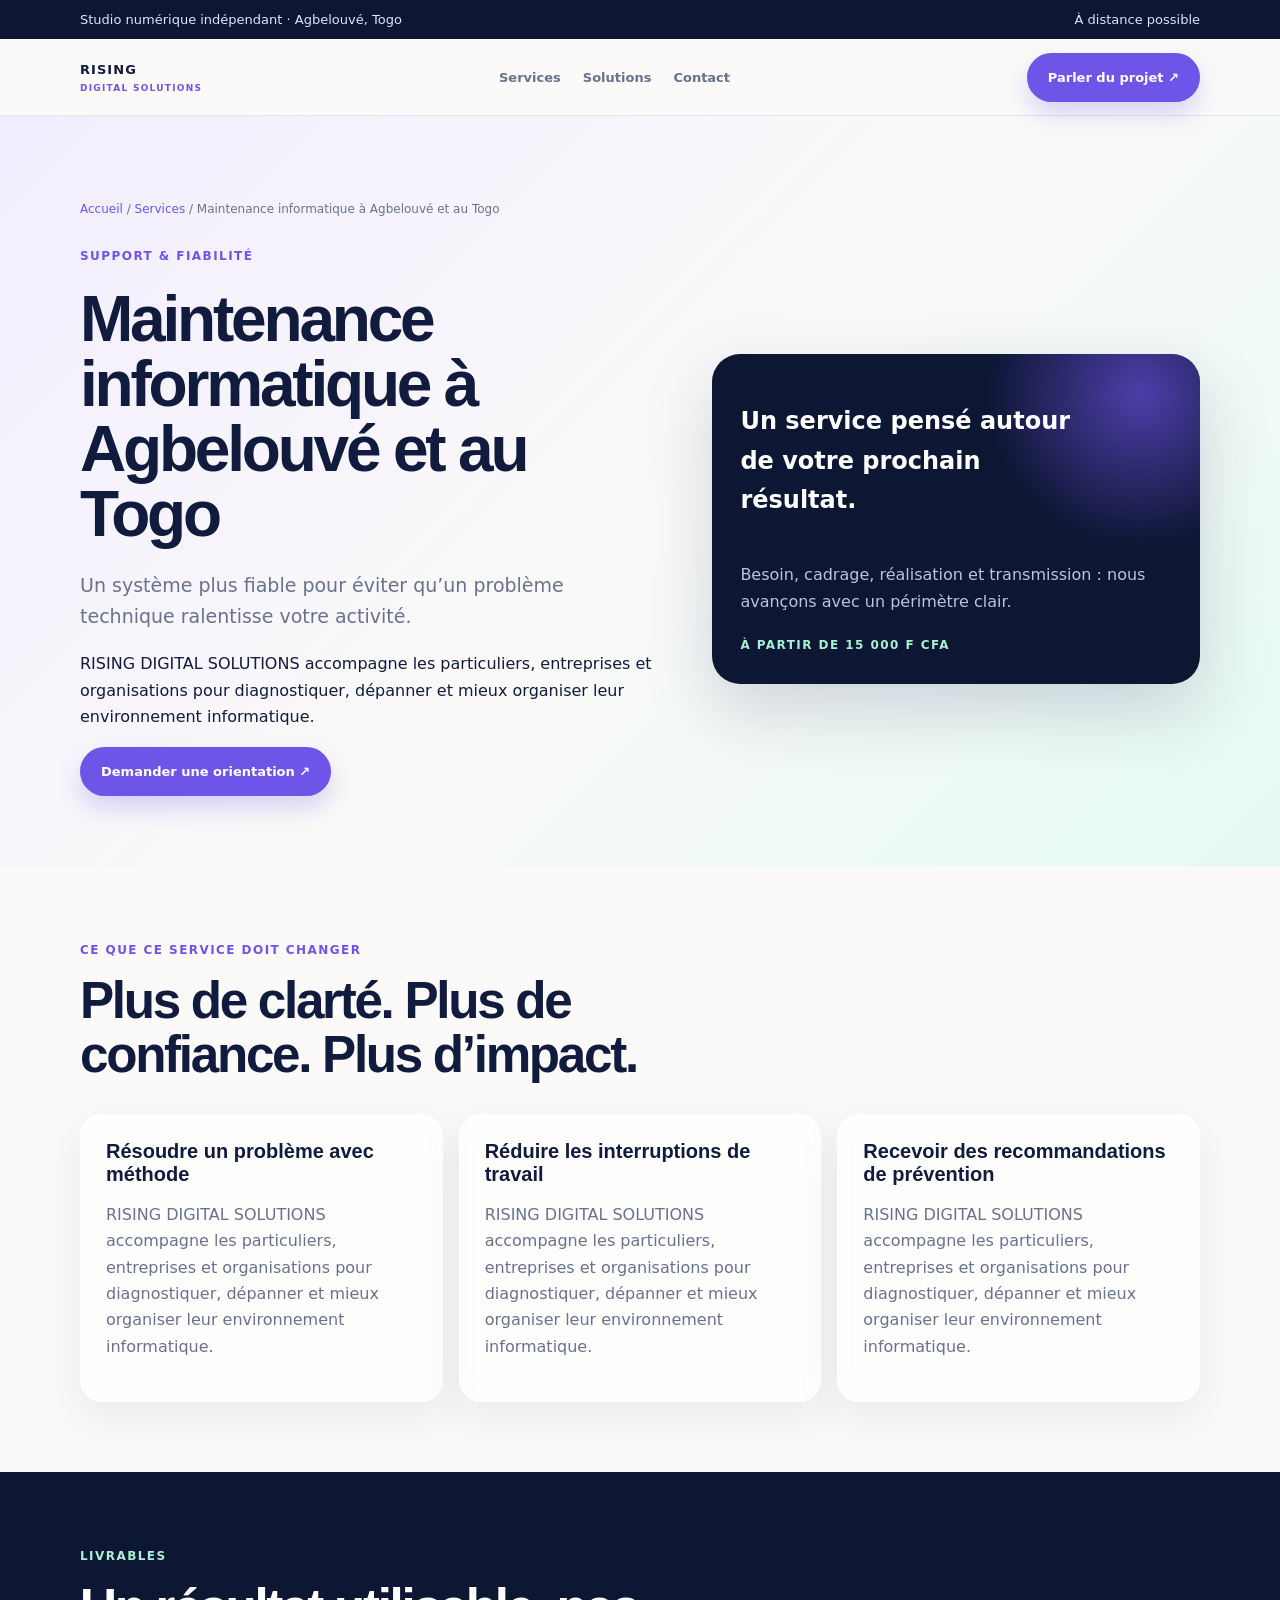
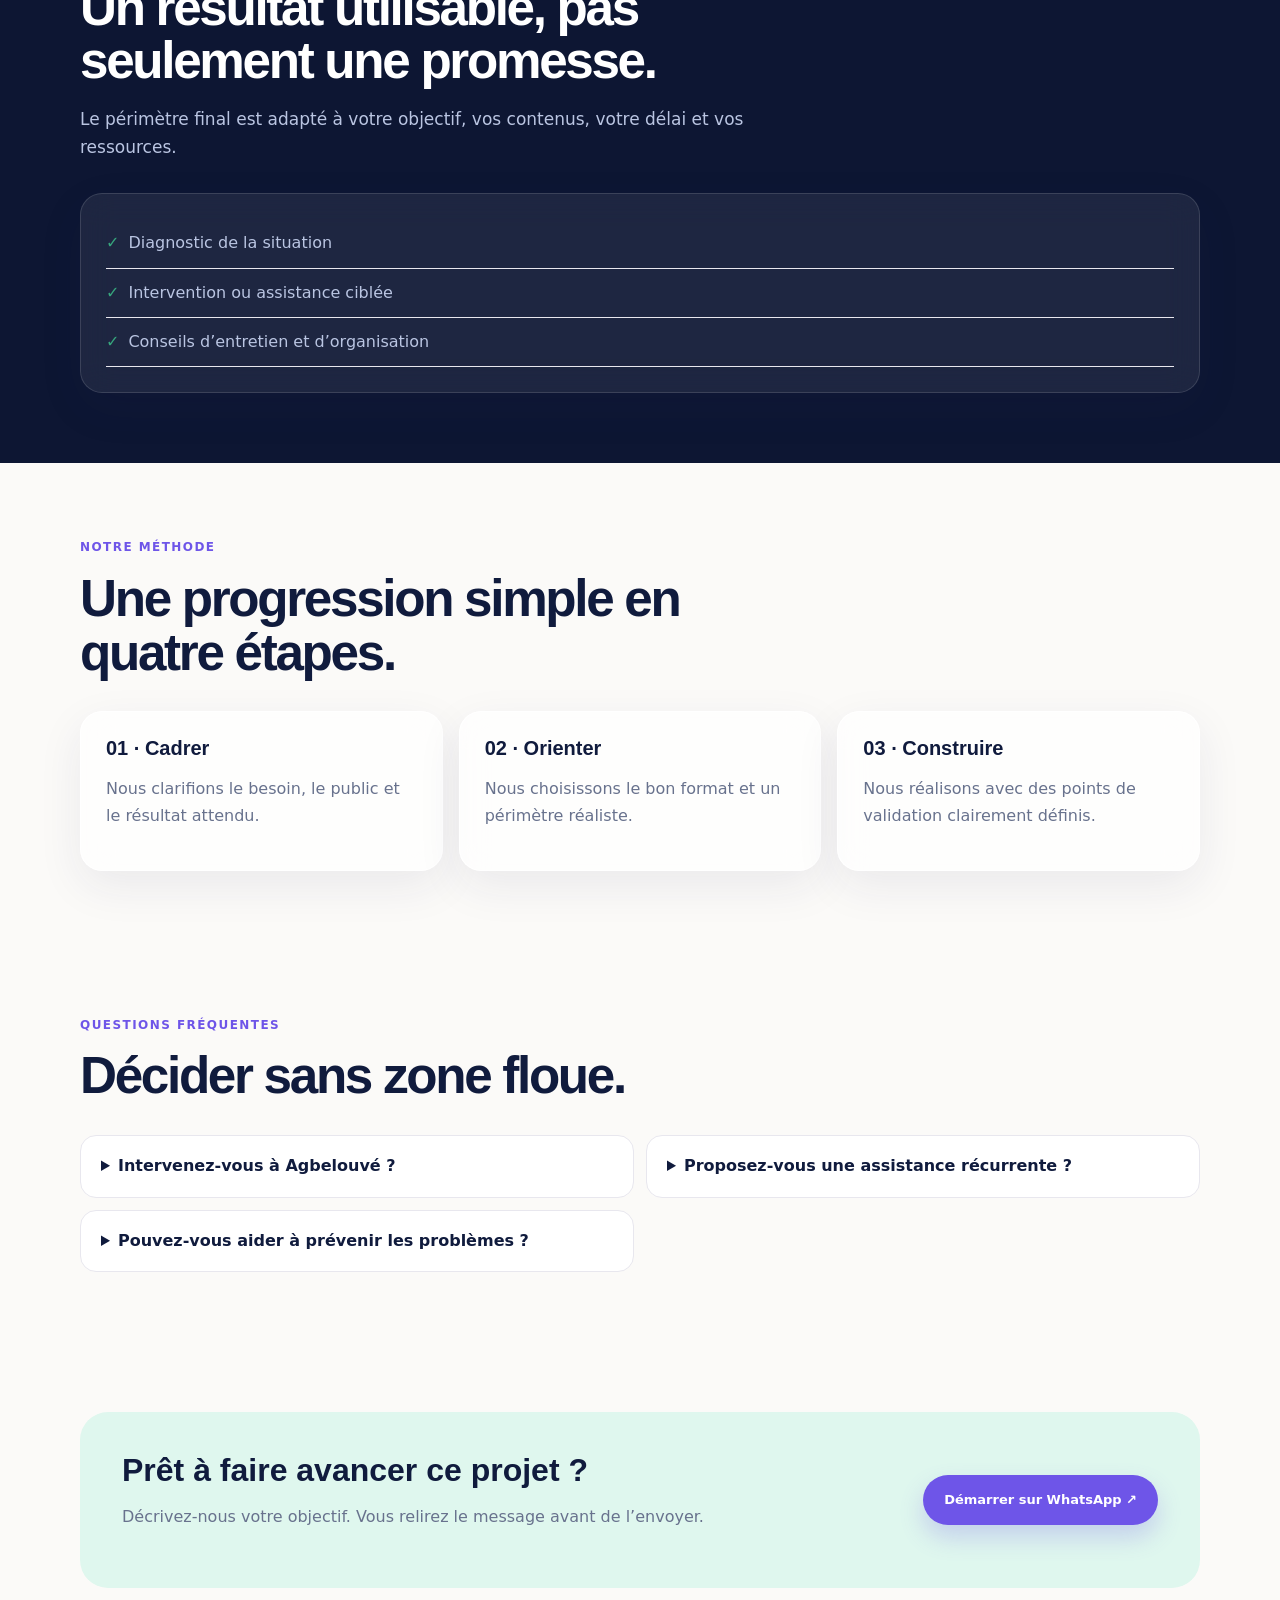
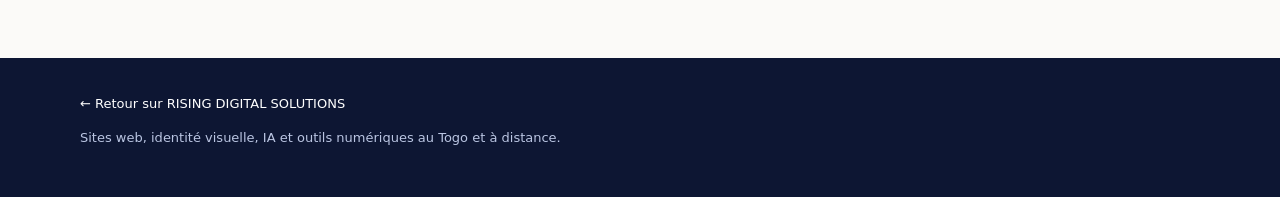
<file: services/maintenance-informatique/index.html>
<!doctype html><html lang="fr"><head><meta charset="utf-8"><meta name="viewport" content="width=device-width, initial-scale=1"><title>Maintenance informatique à Agbelouvé et au Togo | RISING DIGITAL SOLUTIONS</title><meta name="description" content="RISING DIGITAL SOLUTIONS accompagne les particuliers, entreprises et organisations pour diagnostiquer, dépanner et mieux organiser leur environnement informatique."><meta name="robots" content="index,follow"><link rel="canonical" href="https://risingdigitalsolutions.pages.dev/services/maintenance-informatique/"><meta name="theme-color" content="#101b3d"><meta property="og:locale" content="fr_FR"><meta property="og:type" content="website"><meta property="og:site_name" content="RISING DIGITAL SOLUTIONS"><meta property="og:title" content="Maintenance informatique à Agbelouvé et au Togo"><meta property="og:description" content="Un système plus fiable pour éviter qu’un problème technique ralentisse votre activité."><meta property="og:url" content="https://risingdigitalsolutions.pages.dev/services/maintenance-informatique/"><meta property="og:image" content="https://risingdigitalsolutions.pages.dev/og-social-card.jpg"><meta property="og:image:width" content="1200"><meta property="og:image:height" content="675"><meta property="og:image:alt" content="RISING DIGITAL SOLUTIONS — Maintenance informatique à Agbelouvé et au Togo"><meta name="twitter:card" content="summary_large_image"><meta name="twitter:title" content="Maintenance informatique à Agbelouvé et au Togo"><meta name="twitter:description" content="Un système plus fiable pour éviter qu’un problème technique ralentisse votre activité."><meta name="twitter:image" content="https://risingdigitalsolutions.pages.dev/og-social-card.jpg"><link rel="stylesheet" href="../service-page.css"><script type="application/ld+json">{"@context": "https://schema.org", "@type": "Service", "name": "Maintenance informatique à Agbelouvé et au Togo", "serviceType": "Maintenance informatique à Agbelouvé et au Togo", "description": "RISING DIGITAL SOLUTIONS accompagne les particuliers, entreprises et organisations pour diagnostiquer, dépanner et mieux organiser leur environnement informatique.", "provider": {"@type": "ProfessionalService", "name": "RISING DIGITAL SOLUTIONS", "url": "https://risingdigitalsolutions.pages.dev"}, "areaServed": {"@type": "Country", "name": "Togo"}, "url": "https://risingdigitalsolutions.pages.dev/services/maintenance-informatique/"}</script><script type="application/ld+json">{"@context": "https://schema.org", "@type": "BreadcrumbList", "itemListElement": [{"@type": "ListItem", "position": 1, "name": "Accueil", "item": "https://risingdigitalsolutions.pages.dev/"}, {"@type": "ListItem", "position": 2, "name": "Services", "item": "https://risingdigitalsolutions.pages.dev/#catalogue"}, {"@type": "ListItem", "position": 3, "name": "Maintenance informatique à Agbelouvé et au Togo", "item": "https://risingdigitalsolutions.pages.dev/services/maintenance-informatique/"}]}</script><script type="application/ld+json">{"@context": "https://schema.org", "@type": "FAQPage", "mainEntity": [{"@type": "Question", "name": "Intervenez-vous à Agbelouvé ?", "acceptedAnswer": {"@type": "Answer", "text": "Oui. Les interventions peuvent être organisées à Agbelouvé et selon le besoin dans d’autres zones du Togo."}}, {"@type": "Question", "name": "Proposez-vous une assistance récurrente ?", "acceptedAnswer": {"@type": "Answer", "text": "Oui. Un accompagnement récurrent peut être défini selon le parc, les incidents et les priorités."}}, {"@type": "Question", "name": "Pouvez-vous aider à prévenir les problèmes ?", "acceptedAnswer": {"@type": "Answer", "text": "Oui. Le diagnostic peut inclure des recommandations d’entretien, de sauvegarde et d’organisation."}}]}</script></head><body><div class="top"><div class="wrap"><span>Studio numérique indépendant · Agbelouvé, Togo</span><span>À distance possible</span></div></div><header class="header"><div class="wrap nav"><a class="brand" href="https://risingdigitalsolutions.pages.dev/">RISING<small>DIGITAL SOLUTIONS</small></a><nav class="navlinks"><a href="https://risingdigitalsolutions.pages.dev/#services-phares">Services</a><a href="https://risingdigitalsolutions.pages.dev/#solutions">Solutions</a><a href="https://risingdigitalsolutions.pages.dev/#contact">Contact</a></nav><a class="btn btn-primary" href="https://wa.me/22893392515?text=Bonjour%2C%20je%20souhaite%20en%20savoir%20plus%20sur%20le%20service%20Maintenance%20informatique%20%C3%A0%20Agbelouv%C3%A9%20et%20au%20Togo.%20Mon%20objectif%20est%20%3A%20%5B%C3%A0%20pr%C3%A9ciser%5D." target="_blank" rel="noopener">Parler du projet ↗</a></div></header><main><section class="hero"><div class="wrap"><div class="crumbs"><a href="https://risingdigitalsolutions.pages.dev/">Accueil</a> / <a href="https://risingdigitalsolutions.pages.dev/#catalogue">Services</a> / Maintenance informatique à Agbelouvé et au Togo</div><div class="hero-grid"><div><span class="eyebrow">Support &amp; fiabilité</span><h1>Maintenance informatique à Agbelouvé et au Togo</h1><p class="lead">Un système plus fiable pour éviter qu’un problème technique ralentisse votre activité.</p><p>RISING DIGITAL SOLUTIONS accompagne les particuliers, entreprises et organisations pour diagnostiquer, dépanner et mieux organiser leur environnement informatique.</p><a class="btn btn-primary" href="https://wa.me/22893392515?text=Bonjour%2C%20je%20souhaite%20en%20savoir%20plus%20sur%20le%20service%20Maintenance%20informatique%20%C3%A0%20Agbelouv%C3%A9%20et%20au%20Togo.%20Mon%20objectif%20est%20%3A%20%5B%C3%A0%20pr%C3%A9ciser%5D." target="_blank" rel="noopener">Demander une orientation ↗</a></div><div class="hero-art"><h2>Un service pensé autour de votre prochain résultat.</h2><p>Besoin, cadrage, réalisation et transmission : nous avançons avec un périmètre clair.</p><span class="eyebrow" style="color:#a8f1d2">À partir de 15 000 F CFA</span></div></div></div></section><section class="section"><div class="wrap"><div class="section-head"><span class="eyebrow">Ce que ce service doit changer</span><h2>Plus de clarté. Plus de confiance. Plus d’impact.</h2></div><div class="grid"><article class="card"><h3>Résoudre un problème avec méthode</h3><p>RISING DIGITAL SOLUTIONS accompagne les particuliers, entreprises et organisations pour diagnostiquer, dépanner et mieux organiser leur environnement informatique.</p></article><article class="card"><h3>Réduire les interruptions de travail</h3><p>RISING DIGITAL SOLUTIONS accompagne les particuliers, entreprises et organisations pour diagnostiquer, dépanner et mieux organiser leur environnement informatique.</p></article><article class="card"><h3>Recevoir des recommandations de prévention</h3><p>RISING DIGITAL SOLUTIONS accompagne les particuliers, entreprises et organisations pour diagnostiquer, dépanner et mieux organiser leur environnement informatique.</p></article></div></div></section><section class="section dark"><div class="wrap"><div class="section-head"><span class="eyebrow" style="color:#a8f1d2">Livrables</span><h2>Un résultat utilisable, pas seulement une promesse.</h2><p>Le périmètre final est adapté à votre objectif, vos contenus, votre délai et vos ressources.</p></div><div class="card"><ul class="checklist"><li>Diagnostic de la situation</li><li>Intervention ou assistance ciblée</li><li>Conseils d’entretien et d’organisation</li></ul></div></div></section><section class="section"><div class="wrap"><div class="section-head"><span class="eyebrow">Notre méthode</span><h2>Une progression simple en quatre étapes.</h2></div><div class="grid"><article class="card"><h3>01 · Cadrer</h3><p>Nous clarifions le besoin, le public et le résultat attendu.</p></article><article class="card"><h3>02 · Orienter</h3><p>Nous choisissons le bon format et un périmètre réaliste.</p></article><article class="card"><h3>03 · Construire</h3><p>Nous réalisons avec des points de validation clairement définis.</p></article></div></div></section><section class="section" id="faq"><div class="wrap"><div class="section-head"><span class="eyebrow">Questions fréquentes</span><h2>Décider sans zone floue.</h2></div><div class="faq"><details><summary>Intervenez-vous à Agbelouvé ?</summary><p>Oui. Les interventions peuvent être organisées à Agbelouvé et selon le besoin dans d’autres zones du Togo.</p></details><details><summary>Proposez-vous une assistance récurrente ?</summary><p>Oui. Un accompagnement récurrent peut être défini selon le parc, les incidents et les priorités.</p></details><details><summary>Pouvez-vous aider à prévenir les problèmes ?</summary><p>Oui. Le diagnostic peut inclure des recommandations d’entretien, de sauvegarde et d’organisation.</p></details></div></div></section><section class="section"><div class="wrap"><div class="cta"><div><h2>Prêt à faire avancer ce projet ?</h2><p>Décrivez-nous votre objectif. Vous relirez le message avant de l’envoyer.</p></div><a class="btn btn-primary" href="https://wa.me/22893392515?text=Bonjour%2C%20je%20souhaite%20en%20savoir%20plus%20sur%20le%20service%20Maintenance%20informatique%20%C3%A0%20Agbelouv%C3%A9%20et%20au%20Togo.%20Mon%20objectif%20est%20%3A%20%5B%C3%A0%20pr%C3%A9ciser%5D." target="_blank" rel="noopener">Démarrer sur WhatsApp ↗</a></div></div></section></main><footer class="footer"><div class="wrap"><a href="https://risingdigitalsolutions.pages.dev/">← Retour sur RISING DIGITAL SOLUTIONS</a><p>Sites web, identité visuelle, IA et outils numériques au Togo et à distance.</p></div></footer></body></html>
</file>
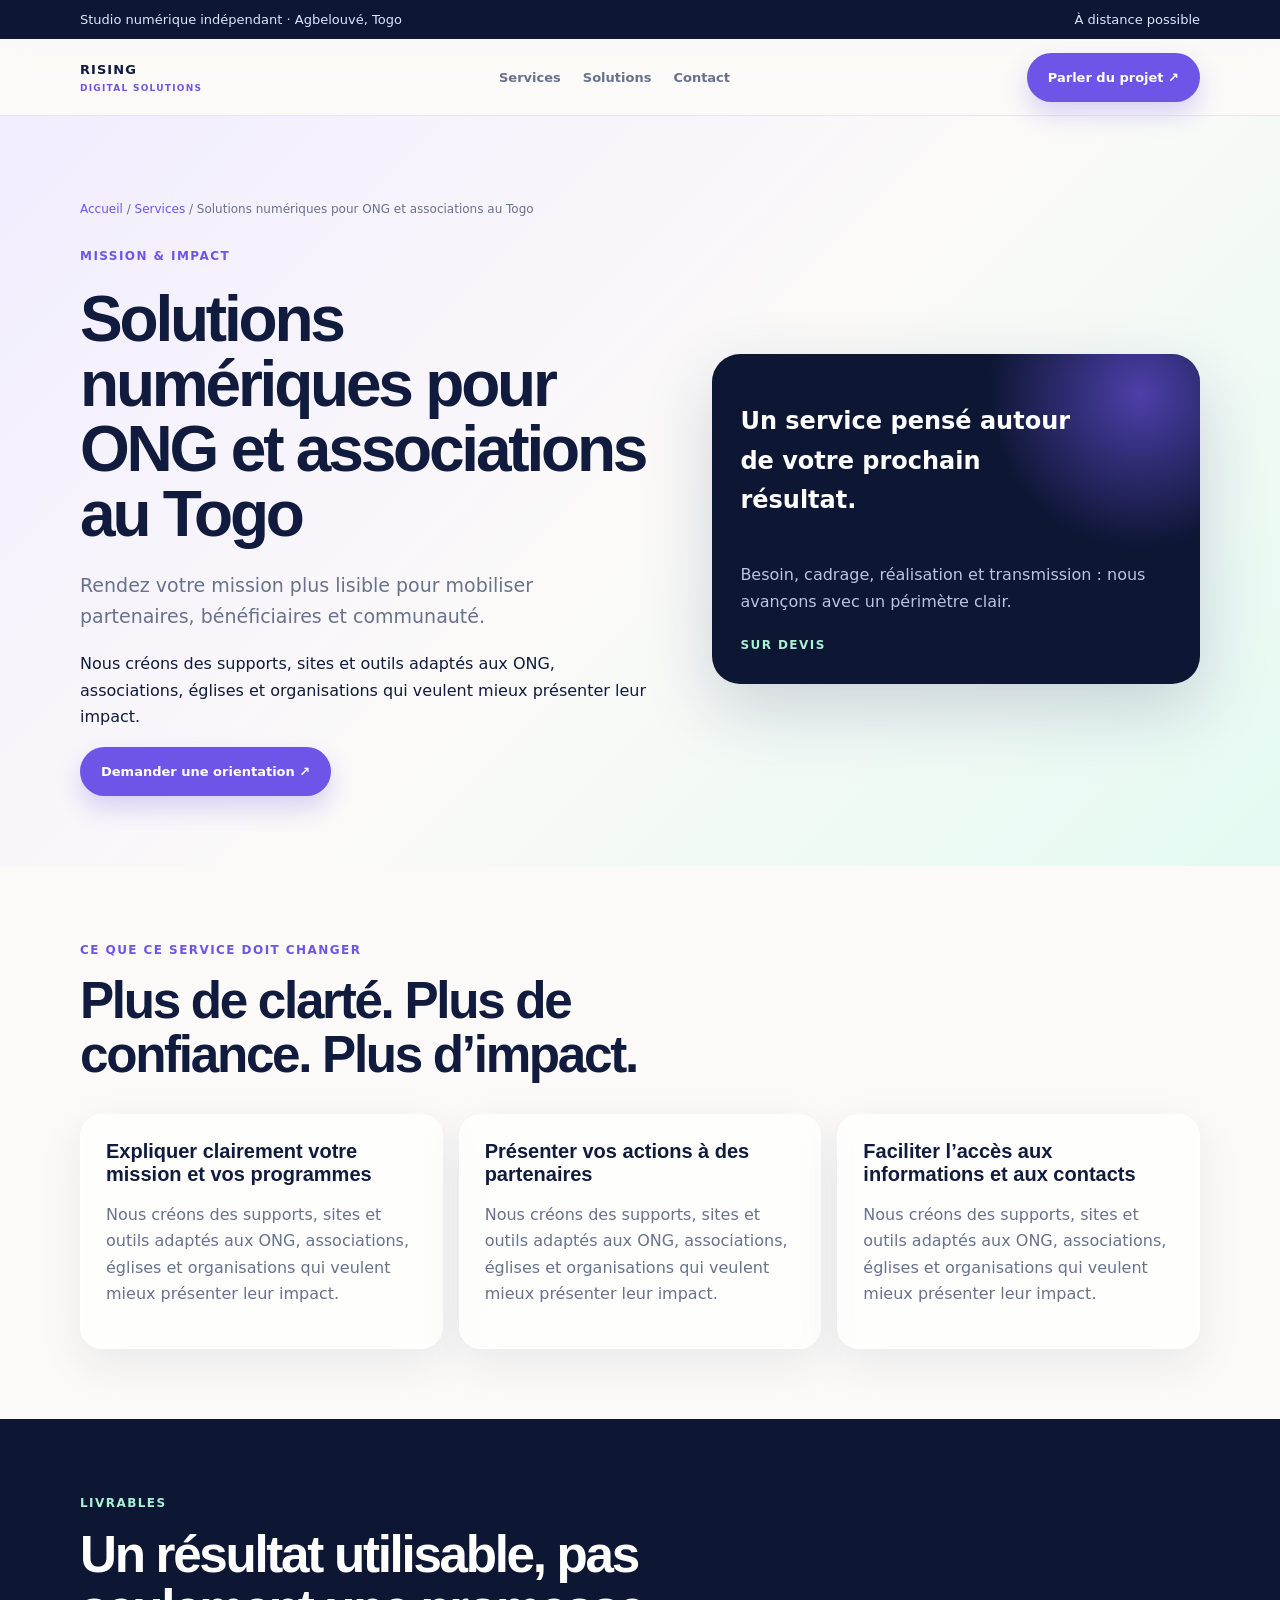
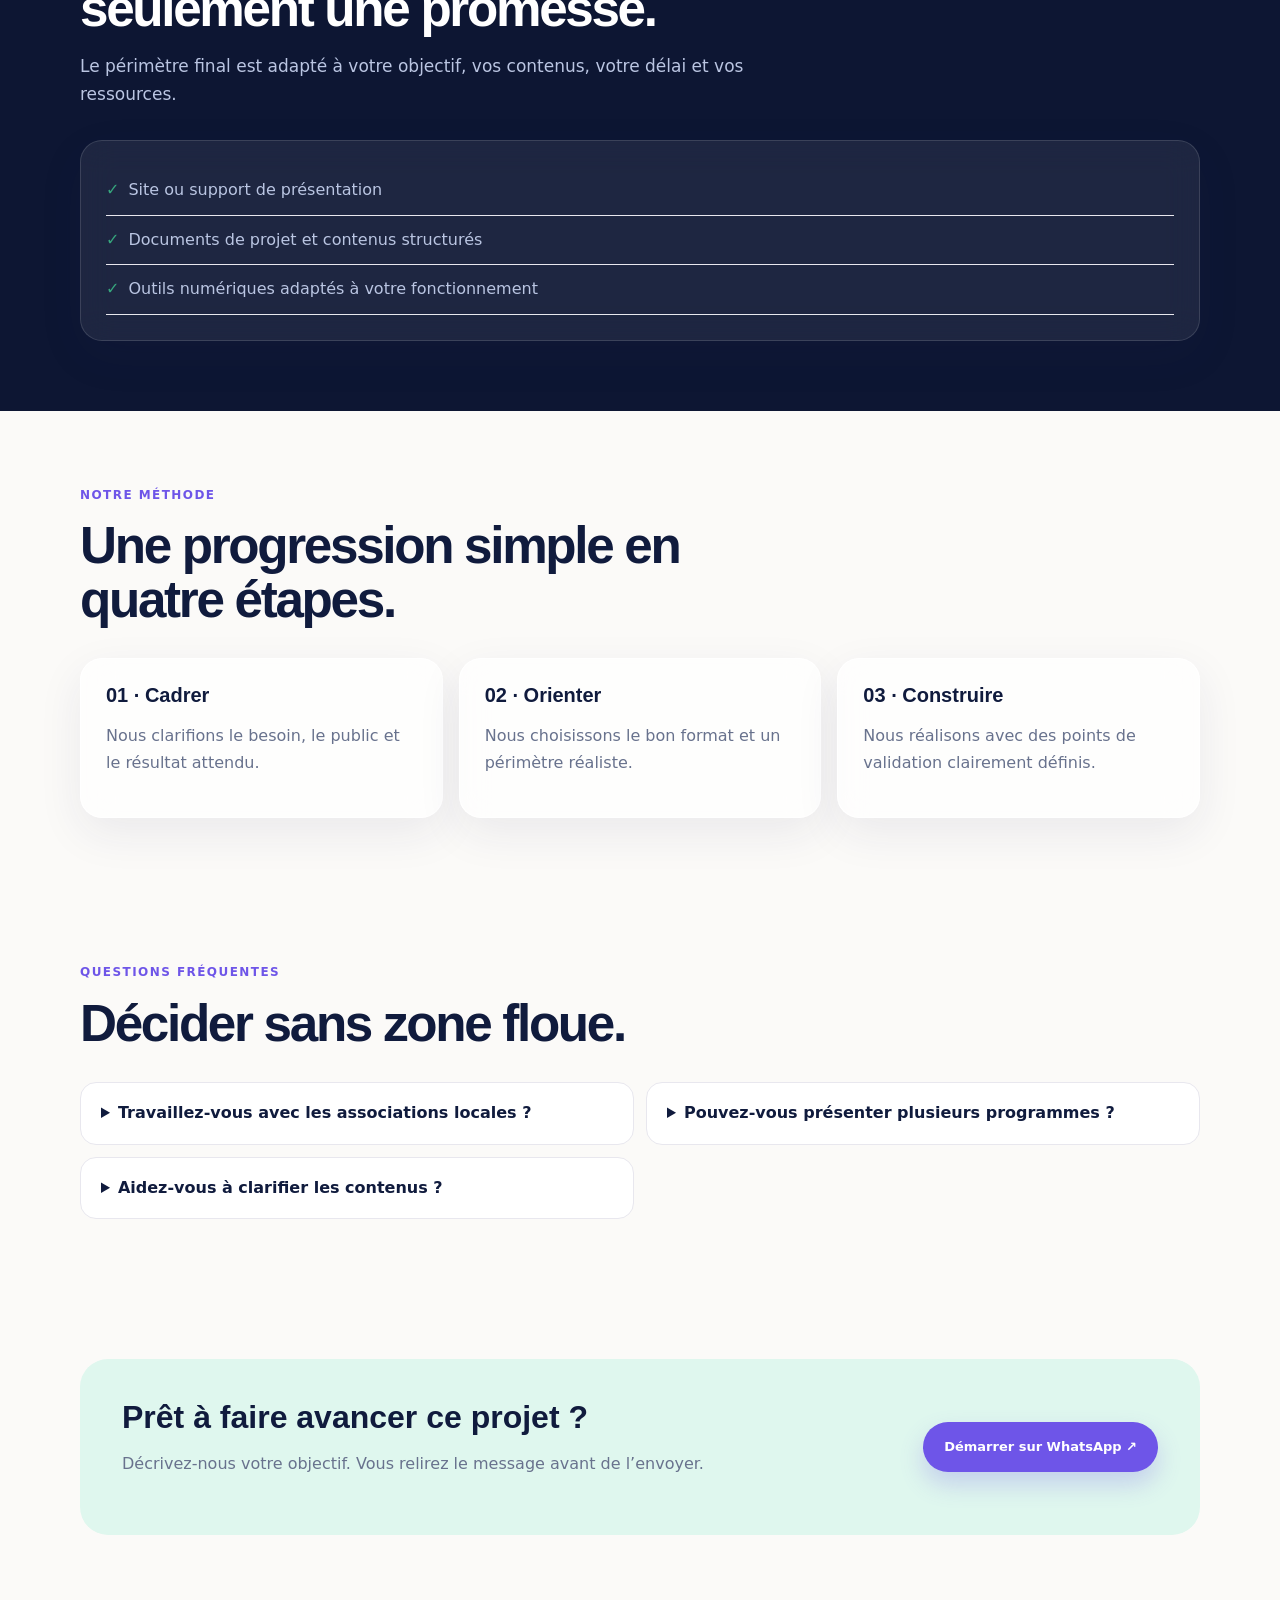
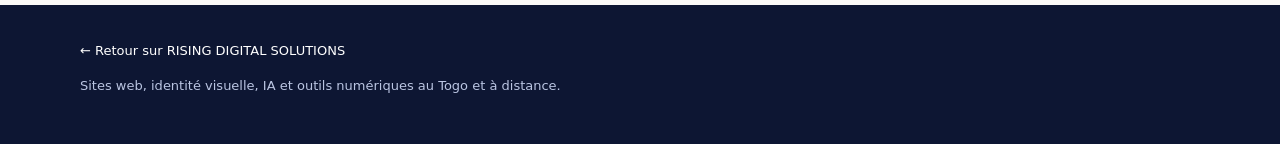
<file: services/solutions-ong-associations/index.html>
<!doctype html><html lang="fr"><head><meta charset="utf-8"><meta name="viewport" content="width=device-width, initial-scale=1"><title>Solutions numériques pour ONG et associations au Togo | RISING DIGITAL SOLUTIONS</title><meta name="description" content="Nous créons des supports, sites et outils adaptés aux ONG, associations, églises et organisations qui veulent mieux présenter leur impact."><meta name="robots" content="index,follow"><link rel="canonical" href="https://risingdigitalsolutions.pages.dev/services/solutions-ong-associations/"><meta name="theme-color" content="#101b3d"><meta property="og:locale" content="fr_FR"><meta property="og:type" content="website"><meta property="og:site_name" content="RISING DIGITAL SOLUTIONS"><meta property="og:title" content="Solutions numériques pour ONG et associations au Togo"><meta property="og:description" content="Rendez votre mission plus lisible pour mobiliser partenaires, bénéficiaires et communauté."><meta property="og:url" content="https://risingdigitalsolutions.pages.dev/services/solutions-ong-associations/"><meta property="og:image" content="https://risingdigitalsolutions.pages.dev/og-social-card.jpg"><meta property="og:image:width" content="1200"><meta property="og:image:height" content="675"><meta property="og:image:alt" content="RISING DIGITAL SOLUTIONS — Solutions numériques pour ONG et associations au Togo"><meta name="twitter:card" content="summary_large_image"><meta name="twitter:title" content="Solutions numériques pour ONG et associations au Togo"><meta name="twitter:description" content="Rendez votre mission plus lisible pour mobiliser partenaires, bénéficiaires et communauté."><meta name="twitter:image" content="https://risingdigitalsolutions.pages.dev/og-social-card.jpg"><link rel="stylesheet" href="../service-page.css"><script type="application/ld+json">{"@context": "https://schema.org", "@type": "Service", "name": "Solutions numériques pour ONG et associations au Togo", "serviceType": "Solutions numériques pour ONG et associations au Togo", "description": "Nous créons des supports, sites et outils adaptés aux ONG, associations, églises et organisations qui veulent mieux présenter leur impact.", "provider": {"@type": "ProfessionalService", "name": "RISING DIGITAL SOLUTIONS", "url": "https://risingdigitalsolutions.pages.dev"}, "areaServed": {"@type": "Country", "name": "Togo"}, "url": "https://risingdigitalsolutions.pages.dev/services/solutions-ong-associations/"}</script><script type="application/ld+json">{"@context": "https://schema.org", "@type": "BreadcrumbList", "itemListElement": [{"@type": "ListItem", "position": 1, "name": "Accueil", "item": "https://risingdigitalsolutions.pages.dev/"}, {"@type": "ListItem", "position": 2, "name": "Services", "item": "https://risingdigitalsolutions.pages.dev/#catalogue"}, {"@type": "ListItem", "position": 3, "name": "Solutions numériques pour ONG et associations au Togo", "item": "https://risingdigitalsolutions.pages.dev/services/solutions-ong-associations/"}]}</script><script type="application/ld+json">{"@context": "https://schema.org", "@type": "FAQPage", "mainEntity": [{"@type": "Question", "name": "Travaillez-vous avec les associations locales ?", "acceptedAnswer": {"@type": "Answer", "text": "Oui. Les projets peuvent être réalisés à Agbelouvé, à Lomé ou entièrement à distance."}}, {"@type": "Question", "name": "Pouvez-vous présenter plusieurs programmes ?", "acceptedAnswer": {"@type": "Answer", "text": "Oui. L’architecture peut organiser les programmes, résultats, actualités, partenaires et contacts."}}, {"@type": "Question", "name": "Aidez-vous à clarifier les contenus ?", "acceptedAnswer": {"@type": "Answer", "text": "Oui. Le cadrage et la structuration des messages font partie de la démarche."}}]}</script></head><body><div class="top"><div class="wrap"><span>Studio numérique indépendant · Agbelouvé, Togo</span><span>À distance possible</span></div></div><header class="header"><div class="wrap nav"><a class="brand" href="https://risingdigitalsolutions.pages.dev/">RISING<small>DIGITAL SOLUTIONS</small></a><nav class="navlinks"><a href="https://risingdigitalsolutions.pages.dev/#services-phares">Services</a><a href="https://risingdigitalsolutions.pages.dev/#solutions">Solutions</a><a href="https://risingdigitalsolutions.pages.dev/#contact">Contact</a></nav><a class="btn btn-primary" href="https://wa.me/22893392515?text=Bonjour%2C%20je%20souhaite%20en%20savoir%20plus%20sur%20le%20service%20Solutions%20num%C3%A9riques%20pour%20ONG%20et%20associations%20au%20Togo.%20Mon%20objectif%20est%20%3A%20%5B%C3%A0%20pr%C3%A9ciser%5D." target="_blank" rel="noopener">Parler du projet ↗</a></div></header><main><section class="hero"><div class="wrap"><div class="crumbs"><a href="https://risingdigitalsolutions.pages.dev/">Accueil</a> / <a href="https://risingdigitalsolutions.pages.dev/#catalogue">Services</a> / Solutions numériques pour ONG et associations au Togo</div><div class="hero-grid"><div><span class="eyebrow">Mission &amp; impact</span><h1>Solutions numériques pour ONG et associations au Togo</h1><p class="lead">Rendez votre mission plus lisible pour mobiliser partenaires, bénéficiaires et communauté.</p><p>Nous créons des supports, sites et outils adaptés aux ONG, associations, églises et organisations qui veulent mieux présenter leur impact.</p><a class="btn btn-primary" href="https://wa.me/22893392515?text=Bonjour%2C%20je%20souhaite%20en%20savoir%20plus%20sur%20le%20service%20Solutions%20num%C3%A9riques%20pour%20ONG%20et%20associations%20au%20Togo.%20Mon%20objectif%20est%20%3A%20%5B%C3%A0%20pr%C3%A9ciser%5D." target="_blank" rel="noopener">Demander une orientation ↗</a></div><div class="hero-art"><h2>Un service pensé autour de votre prochain résultat.</h2><p>Besoin, cadrage, réalisation et transmission : nous avançons avec un périmètre clair.</p><span class="eyebrow" style="color:#a8f1d2">Sur devis</span></div></div></div></section><section class="section"><div class="wrap"><div class="section-head"><span class="eyebrow">Ce que ce service doit changer</span><h2>Plus de clarté. Plus de confiance. Plus d’impact.</h2></div><div class="grid"><article class="card"><h3>Expliquer clairement votre mission et vos programmes</h3><p>Nous créons des supports, sites et outils adaptés aux ONG, associations, églises et organisations qui veulent mieux présenter leur impact.</p></article><article class="card"><h3>Présenter vos actions à des partenaires</h3><p>Nous créons des supports, sites et outils adaptés aux ONG, associations, églises et organisations qui veulent mieux présenter leur impact.</p></article><article class="card"><h3>Faciliter l’accès aux informations et aux contacts</h3><p>Nous créons des supports, sites et outils adaptés aux ONG, associations, églises et organisations qui veulent mieux présenter leur impact.</p></article></div></div></section><section class="section dark"><div class="wrap"><div class="section-head"><span class="eyebrow" style="color:#a8f1d2">Livrables</span><h2>Un résultat utilisable, pas seulement une promesse.</h2><p>Le périmètre final est adapté à votre objectif, vos contenus, votre délai et vos ressources.</p></div><div class="card"><ul class="checklist"><li>Site ou support de présentation</li><li>Documents de projet et contenus structurés</li><li>Outils numériques adaptés à votre fonctionnement</li></ul></div></div></section><section class="section"><div class="wrap"><div class="section-head"><span class="eyebrow">Notre méthode</span><h2>Une progression simple en quatre étapes.</h2></div><div class="grid"><article class="card"><h3>01 · Cadrer</h3><p>Nous clarifions le besoin, le public et le résultat attendu.</p></article><article class="card"><h3>02 · Orienter</h3><p>Nous choisissons le bon format et un périmètre réaliste.</p></article><article class="card"><h3>03 · Construire</h3><p>Nous réalisons avec des points de validation clairement définis.</p></article></div></div></section><section class="section" id="faq"><div class="wrap"><div class="section-head"><span class="eyebrow">Questions fréquentes</span><h2>Décider sans zone floue.</h2></div><div class="faq"><details><summary>Travaillez-vous avec les associations locales ?</summary><p>Oui. Les projets peuvent être réalisés à Agbelouvé, à Lomé ou entièrement à distance.</p></details><details><summary>Pouvez-vous présenter plusieurs programmes ?</summary><p>Oui. L’architecture peut organiser les programmes, résultats, actualités, partenaires et contacts.</p></details><details><summary>Aidez-vous à clarifier les contenus ?</summary><p>Oui. Le cadrage et la structuration des messages font partie de la démarche.</p></details></div></div></section><section class="section"><div class="wrap"><div class="cta"><div><h2>Prêt à faire avancer ce projet ?</h2><p>Décrivez-nous votre objectif. Vous relirez le message avant de l’envoyer.</p></div><a class="btn btn-primary" href="https://wa.me/22893392515?text=Bonjour%2C%20je%20souhaite%20en%20savoir%20plus%20sur%20le%20service%20Solutions%20num%C3%A9riques%20pour%20ONG%20et%20associations%20au%20Togo.%20Mon%20objectif%20est%20%3A%20%5B%C3%A0%20pr%C3%A9ciser%5D." target="_blank" rel="noopener">Démarrer sur WhatsApp ↗</a></div></div></section></main><footer class="footer"><div class="wrap"><a href="https://risingdigitalsolutions.pages.dev/">← Retour sur RISING DIGITAL SOLUTIONS</a><p>Sites web, identité visuelle, IA et outils numériques au Togo et à distance.</p></div></footer></body></html>
</file>
<file: share-widget.css>
.share-site .share-menu[data-share-control] {
  position: relative;
  display: inline-block;
}

.share-trigger {
  appearance: none;
  display: inline-flex;
  align-items: center;
  justify-content: center;
  gap: 7px;
  min-height: 40px;
  padding: 0 13px;
  border: 1px solid #d8d5e7;
  border-radius: 999px;
  background: rgba(255, 255, 255, .82);
  color: var(--ink);
  font: inherit;
  font-size: 12px;
  font-weight: 800;
  cursor: pointer;
}

.share-trigger::before {
  content: "↗";
  color: var(--purple);
  font-size: 15px;
}

.share-trigger[aria-expanded="true"] {
  border-color: var(--dark);
  background: var(--dark);
  color: #fff;
}

.share-trigger[aria-expanded="true"]::before {
  color: #a8f1d2;
}

.share-panel[hidden] {
  display: none !important;
}

.share-fab {
  position: fixed;
  z-index: 30;
  right: 24px;
  bottom: 48px;
}

.share-fab .share-trigger {
  min-height: 46px;
  padding: 0 17px;
  border-color: var(--dark);
  background: var(--dark);
  color: #fff;
  box-shadow: var(--shadow);
}

.share-fab .share-trigger::before {
  color: #a8f1d2;
}

.share-fab .share-trigger:hover {
  background: var(--purple);
  border-color: var(--purple);
}

.share-fab .share-panel {
  top: auto;
  right: 0;
  bottom: calc(100% + 10px);
  left: auto;
  width: min(250px, calc(100vw - 32px));
}

.share-trigger:focus-visible {
  outline: 3px solid #f49f4f;
  outline-offset: 3px;
}

@media (max-width: 760px) {
  .share-fab {
    right: max(14px, env(safe-area-inset-right, 0px));
    bottom: calc(150px + env(safe-area-inset-bottom, 0px));
  }

  .share-fab .share-trigger {
    width: 48px;
    min-height: 48px;
    padding: 0;
    border-radius: 50%;
    font-size: 0;
  }

  .share-fab .share-trigger::before {
    font-size: 18px;
  }
}

@media (max-width: 760px) and (max-height: 700px) {
  .share-fab {
    display: none;
  }
}
</file>
<file: services/service-page.css>
*{box-sizing:border-box}html{scroll-behavior:smooth}body{margin:0;background:#fbfaf8;color:#101b3d;font-family:Inter,system-ui,sans-serif;line-height:1.65}a{color:inherit}.wrap{width:min(1120px,calc(100% - 40px));margin:auto}.top{background:#0d1633;color:#dce6ff;font-size:13px;padding:9px 0}.top .wrap{display:flex;justify-content:space-between;gap:20px}.header{position:sticky;top:0;z-index:5;background:rgba(251,250,248,.88);backdrop-filter:blur(15px);border-bottom:1px solid #e8e7ee}.nav{min-height:76px;display:flex;align-items:center;justify-content:space-between;gap:24px}.brand{text-decoration:none;font-weight:900;letter-spacing:.08em;font-size:13px}.brand small{display:block;color:#6e55e8;font-size:9px;letter-spacing:.14em}.navlinks{display:flex;gap:22px;font-size:13px;font-weight:700;color:#68728d}.navlinks a{text-decoration:none}.navlinks a:hover{color:#6e55e8}.hero{padding:84px 0 70px;background:linear-gradient(135deg,#f1edff,#fbfaf8 52%,#e4faf2);overflow:hidden}.eyebrow{color:#6e55e8;text-transform:uppercase;letter-spacing:.12em;font-size:12px;font-weight:900}.hero-grid{display:grid;grid-template-columns:1.08fr .92fr;gap:60px;align-items:center}.hero h1{font:800 clamp(2.6rem,5vw,5rem)/1.02 Manrope,Inter,sans-serif;letter-spacing:-.05em;margin:18px 0 22px;max-width:760px}.hero h1 span{color:#6e55e8}.lead{font-size:19px;color:#68728d;max-width:680px}.hero-art{border-radius:28px;background:#0d1633;color:#fff;padding:28px;min-height:330px;display:flex;flex-direction:column;justify-content:space-between;box-shadow:0 25px 70px rgba(30,35,88,.18);position:relative;overflow:hidden}.hero-art:after{content:"";position:absolute;width:320px;height:320px;border-radius:50%;right:-100px;top:-120px;background:radial-gradient(circle,rgba(110,85,232,.65),transparent 68%)}.hero-art h2{position:relative;z-index:1;color:#fff;font-size:24px;max-width:330px}.hero-art p{position:relative;z-index:1;color:#b9c5e1}.btn{display:inline-flex;align-items:center;justify-content:center;gap:7px;border-radius:999px;padding:13px 20px;text-decoration:none;font-weight:800;font-size:13px;border:1px solid transparent}.btn-primary{background:#6e55e8;color:#fff;box-shadow:0 12px 25px rgba(110,85,232,.24)}.btn-ghost{border-color:#d8d5e7}.section{padding:70px 0}.grid{display:grid;grid-template-columns:repeat(3,1fr);gap:16px}.card{background:rgba(255,255,255,.7);border:1px solid rgba(255,255,255,.9);border-radius:22px;padding:25px;box-shadow:0 15px 45px rgba(38,39,95,.08);backdrop-filter:blur(16px)}.card h2,.card h3{font-family:Manrope,Inter,sans-serif;line-height:1.15}.card h3{font-size:20px;margin:0 0 10px}.card p{color:#68728d}.section-head{max-width:700px;margin-bottom:32px}.section-head h2{font:800 clamp(2rem,4vw,3.5rem)/1.05 Manrope,Inter,sans-serif;letter-spacing:-.045em;margin:12px 0}.section-head p{font-size:17px;color:#68728d}.checklist{padding:0;margin:0;list-style:none}.checklist li{padding:11px 0;border-bottom:1px solid #e8e7ee;color:#68728d}.checklist li:before{content:"✓";color:#37a67d;font-weight:900;margin-right:9px}.dark{background:#0d1633;color:#fff}.dark p,.dark li{color:#bac5e2}.dark .card{background:rgba(255,255,255,.07);border-color:rgba(255,255,255,.13)}.dark .card h3{color:#fff}.faq{display:grid;grid-template-columns:1fr 1fr;gap:12px}.faq details{background:#fff;border:1px solid #e8e7ee;border-radius:16px;padding:17px 20px}.faq summary{cursor:pointer;font-weight:800}.faq p{color:#68728d;margin:12px 0 0}.cta{border-radius:28px;background:#dff7ee;padding:42px;display:flex;align-items:center;justify-content:space-between;gap:28px}.cta h2{font:800 32px/1.05 Manrope,Inter,sans-serif;margin:0 0 10px}.cta p{color:#68728d}.footer{padding:35px 0;background:#0d1633;color:#bac5e2;font-size:13px}.footer a{color:#fff;text-decoration:none}.crumbs{font-size:12px;color:#68728d;margin-bottom:22px}.crumbs a{color:#6e55e8;text-decoration:none}@media(max-width:800px){.top .wrap{justify-content:center}.top .wrap span:last-child{display:none}.navlinks{display:none}.hero{padding:58px 0}.hero-grid{grid-template-columns:1fr;gap:34px}.grid,.faq{grid-template-columns:1fr}.cta{display:block;padding:28px}.cta .btn{margin-top:15px}.wrap{width:min(100% - 32px,1120px)}}
</file>
